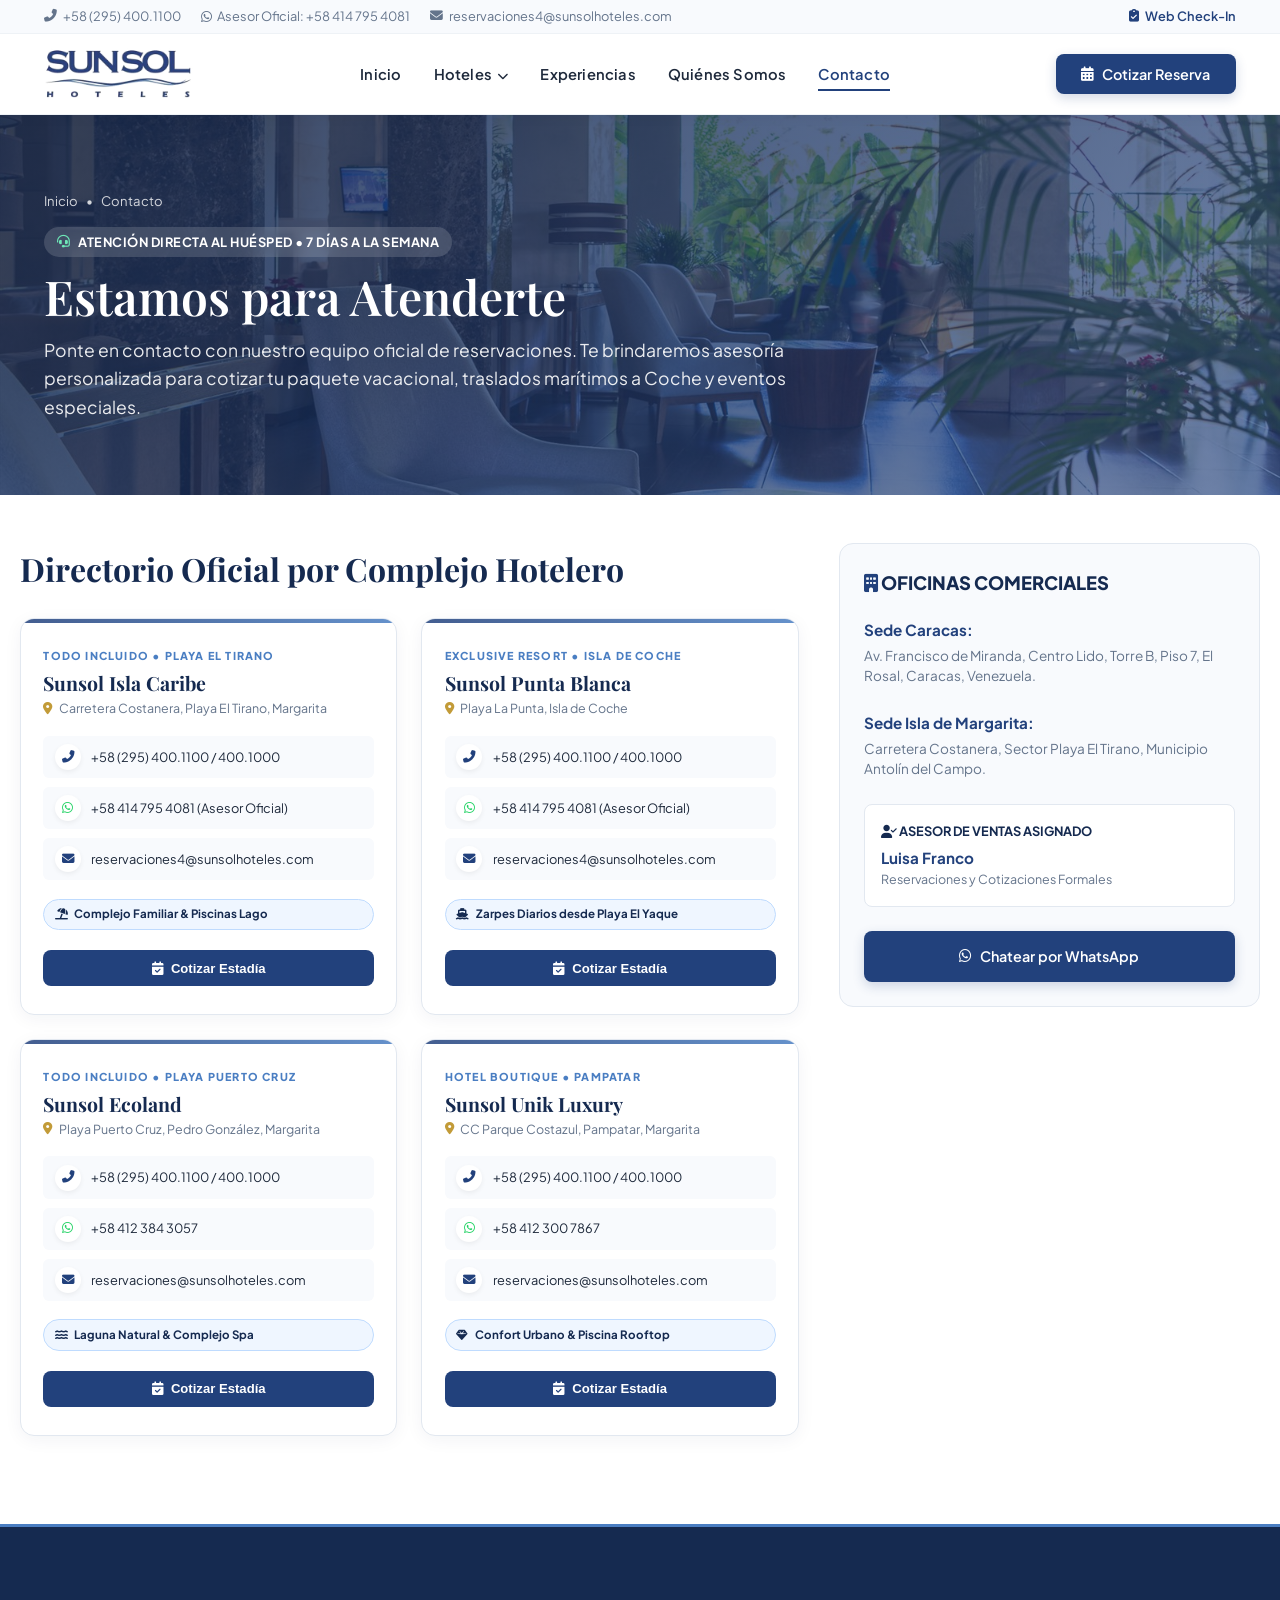
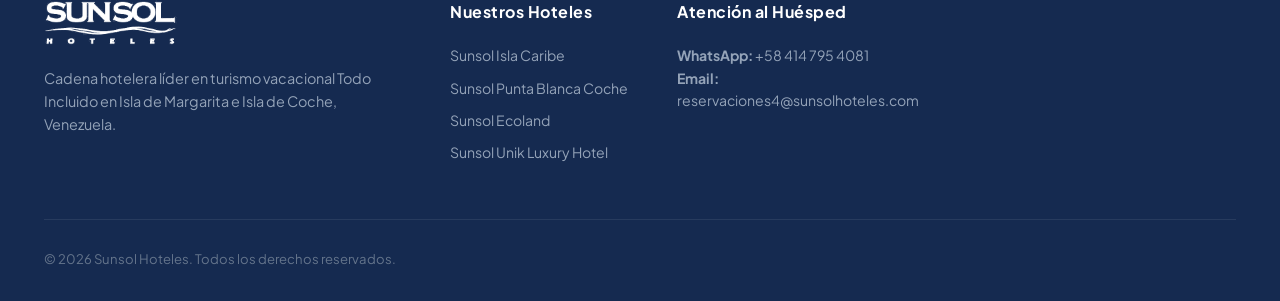
<file: contacto.html>
﻿<!DOCTYPE html>
<html lang="es">
<head>
  <meta charset="UTF-8">
  <meta name="viewport" content="width=device-width, initial-scale=1.0">
  <title>Contacto &bull; Directorio Oficial &amp; Asesores | Sunsol Hoteles</title>
  <meta name="description" content="Directorio oficial de reservas de Sunsol Hoteles. Canales de WhatsApp directo, números de teléfono, correos electrónicos y oficinas en Caracas y Margarita.">
  <link rel="icon" type="image/png" href="assets/images/logo-sunsol-clean.png">
  <link rel="stylesheet" href="https://cdnjs.cloudflare.com/ajax/libs/font-awesome/6.4.0/css/all.min.css">
  <link rel="stylesheet" href="css/styles.css">
</head>
<body>

  <!-- HEADER -->
  <header class="site-header">
    <div class="header-top-info">
      <div class="container top-info-inner">
        <div class="top-contact-pills">
          <a href="tel:+582954001100"><i class="fas fa-phone-alt"></i> +58 (295) 400.1100</a>
          <a href="https://wa.me/584147954081" target="_blank"><i class="fab fa-whatsapp"></i> Asesor Oficial: +58 414 795 4081</a>
          <a href="mailto:reservaciones4@sunsolhoteles.com"><i class="fas fa-envelope"></i> reservaciones4@sunsolhoteles.com</a>
        </div>
        <div class="top-utilities">
          <a href="javascript:void(0)" onclick="openWebCheckInModal()" class="top-link-btn">
            <i class="fas fa-clipboard-check"></i> Web Check-In
          </a>
        </div>
      </div>
    </div>

    <div class="container">
      <div class="navbar-main">
        <a href="index.html" class="brand-logo-link">
          <img src="assets/images/logo-sunsol-clean.png" alt="Sunsol Hoteles" class="brand-logo-img">
        </a>

        <nav aria-label="Navegación del sitio">
          <ul class="nav-links-menu">
            <li class="nav-menu-item"><a href="index.html">Inicio</a></li>
            <li class="nav-menu-item nav-item-dropdown">
              <a href="index.html#hoteles" class="dropdown-toggle" role="button" aria-expanded="false">Hoteles <i class="fas fa-chevron-down" style="font-size: 0.7rem; margin-left: 2px;"></i></a>
              <div class="nav-dropdown-menu">
                <a href="isla-caribe.html" class="dropdown-link-item">
                  <i class="fas fa-umbrella-beach"></i>
                  <div>
                    <div class="dropdown-link-title">Sunsol Isla Caribe</div>
                    <div class="dropdown-link-sub">Playa El Tirano &bull; Todo Incluido</div>
                  </div>
                </a>
                <a href="punta-blanca.html" class="dropdown-link-item">
                  <i class="fas fa-ship"></i>
                  <div>
                    <div class="dropdown-link-title">Sunsol Punta Blanca</div>
                    <div class="dropdown-link-sub">Isla de Coche &bull; Traslado Incluido</div>
                  </div>
                </a>
                <a href="ecoland.html" class="dropdown-link-item">
                  <i class="fas fa-water"></i>
                  <div>
                    <div class="dropdown-link-title">Sunsol Ecoland</div>
                    <div class="dropdown-link-sub">Playa Puerto Cruz &amp; Laguna</div>
                  </div>
                </a>
                <a href="unik.html" class="dropdown-link-item">
                  <i class="fas fa-gem"></i>
                  <div>
                    <div class="dropdown-link-title">Sunsol Unik Luxury</div>
                    <div class="dropdown-link-sub">Pampatar &bull; Confort Urbano</div>
                  </div>
                </a>
              </div>
            </li>
            <li class="nav-menu-item"><a href="experiencias.html">Experiencias</a></li>
            <li class="nav-menu-item"><a href="quienes-somos.html">Quiénes Somos</a></li>
            <li class="nav-menu-item"><a href="contacto.html" class="active">Contacto</a></li>

            <!-- Acciones exclusivas del Menú Móvil -->
            <li class="mobile-drawer-extra">
              <div class="mobile-drawer-utilities">
                <button class="mobile-util-btn" onclick="openDayPassModal(); closeMobileMenu();">
                  <i class="fas fa-ticket-alt"></i> Day Pass
                </button>
                <button class="mobile-util-btn" onclick="openWebCheckInModal(); closeMobileMenu();">
                  <i class="fas fa-file-signature"></i> Web Check-In
                </button>
              </div>
              <button class="btn-sunsol-primary mobile-drawer-cta" onclick="openBookingModal(); closeMobileMenu();">
                <i class="fas fa-calendar-alt"></i> Cotizar Reserva Oficial
              </button>
              <a href="https://wa.me/584123007867" target="_blank" class="mobile-drawer-whatsapp">
                <i class="fab fa-whatsapp"></i> WhatsApp: +58 412 300 7867
              </a>
            </li>
          </ul>
        </nav>

        <div class="nav-actions-group">
          <button class="btn-sunsol-primary" onclick="openBookingModal()">
            <i class="fas fa-calendar-alt"></i> Cotizar Reserva
          </button>
          <button class="mobile-nav-toggle" aria-label="Abrir Menú">
            <i class="fas fa-bars"></i>
          </button>
        </div>
      </div>
    </div>
  </header>

  <!-- HERO BANNER -->
  <section class="page-hero-banner" style="background-image: url('assets/images/unik-lobby.jpg');">
    <div class="container">
      <div class="page-hero-content">
        <div class="breadcrumbs-bar">
          <a href="index.html">Inicio</a> &bull; <span>Contacto</span>
        </div>
        <div style="display: inline-flex; align-items: center; gap: 0.5rem; background: rgba(255,255,255,0.15); backdrop-filter: blur(8px); padding: 0.3rem 0.8rem; border-radius: var(--radius-full); font-size: 0.8rem; font-weight: 700; letter-spacing: 0.5px; margin-bottom: 0.75rem;">
          <i class="fas fa-headset" style="color: #6ee7b7;"></i> ATENCIÓN DIRECTA AL HUÉSPED &bull; 7 DÍAS A LA SEMANA
        </div>
        <h1 class="page-hero-title">Estamos para Atenderte</h1>
        <p class="page-hero-subtitle">
          Ponte en contacto con nuestro equipo oficial de reservaciones. Te brindaremos asesoría personalizada para cotizar tu paquete vacacional, traslados marítimos a Coche y eventos especiales.
        </p>
      </div>
    </div>
  </section>

  <!-- DIRECTORIO DE CONTACTO -->
  <main class="container section-spacious" style="padding-top: 3rem;">
    <div class="sidebar-layout-grid">
      <div>
        <h2 style="font-family: var(--font-serif); font-size: 2rem; color: var(--sunsol-blue-dark); margin-bottom: 1.5rem;">
          Directorio Oficial por Complejo Hotelero
        </h2>

        <div class="contact-clean-grid">
          <!-- Isla Caribe -->
          <div class="contact-card-box">
            <span class="contact-card-tag">TODO INCLUIDO &bull; PLAYA EL TIRANO</span>
            <h4>Sunsol Isla Caribe</h4>
            <p class="location-sub"><i class="fas fa-map-marker-alt"></i> Carretera Costanera, Playa El Tirano, Margarita</p>
            
            <div class="contact-channels-list">
              <a href="tel:+582954001100" class="contact-channel-link" title="Llamar a Central">
                <span class="contact-channel-icon"><i class="fas fa-phone-alt"></i></span>
                <span>+58 (295) 400.1100 / 400.1000</span>
              </a>
              <a href="https://wa.me/584147954081?text=Hola%2C%20deseo%20informaci%C3%B3n%20sobre%20Sunsol%20Isla%20Caribe" target="_blank" class="contact-channel-link" title="Escribir por WhatsApp">
                <span class="contact-channel-icon"><i class="fab fa-whatsapp" style="color: #25D366;"></i></span>
                <span>+58 414 795 4081 (Asesor Oficial)</span>
              </a>
              <a href="mailto:reservaciones4@sunsolhoteles.com" class="contact-channel-link" title="Enviar correo">
                <span class="contact-channel-icon"><i class="fas fa-envelope"></i></span>
                <span>reservaciones4@sunsolhoteles.com</span>
              </a>
            </div>

            <span class="contact-feature-pill">
              <i class="fas fa-umbrella-beach"></i> Complejo Familiar &amp; Piscinas Lago
            </span>

            <button class="btn-contact-card" onclick="openBookingModal('isla-caribe')">
              <i class="fas fa-calendar-check"></i> Cotizar Estadía
            </button>
          </div>

          <!-- Punta Blanca -->
          <div class="contact-card-box">
            <span class="contact-card-tag">EXCLUSIVE RESORT &bull; ISLA DE COCHE</span>
            <h4>Sunsol Punta Blanca</h4>
            <p class="location-sub"><i class="fas fa-map-marker-alt"></i> Playa La Punta, Isla de Coche</p>
            
            <div class="contact-channels-list">
              <a href="tel:+582954001100" class="contact-channel-link" title="Llamar a Central">
                <span class="contact-channel-icon"><i class="fas fa-phone-alt"></i></span>
                <span>+58 (295) 400.1100 / 400.1000</span>
              </a>
              <a href="https://wa.me/584147954081?text=Hola%2C%20deseo%20informaci%C3%B3n%20sobre%20Sunsol%20Punta%20Blanca" target="_blank" class="contact-channel-link" title="Escribir por WhatsApp">
                <span class="contact-channel-icon"><i class="fab fa-whatsapp" style="color: #25D366;"></i></span>
                <span>+58 414 795 4081 (Asesor Oficial)</span>
              </a>
              <a href="mailto:reservaciones4@sunsolhoteles.com" class="contact-channel-link" title="Enviar correo">
                <span class="contact-channel-icon"><i class="fas fa-envelope"></i></span>
                <span>reservaciones4@sunsolhoteles.com</span>
              </a>
            </div>

            <span class="contact-feature-pill">
              <i class="fas fa-ship"></i> Zarpes Diarios desde Playa El Yaque
            </span>

            <button class="btn-contact-card" onclick="openBookingModal('punta-blanca')">
              <i class="fas fa-calendar-check"></i> Cotizar Estadía
            </button>
          </div>

          <!-- Ecoland -->
          <div class="contact-card-box">
            <span class="contact-card-tag">TODO INCLUIDO &bull; PLAYA PUERTO CRUZ</span>
            <h4>Sunsol Ecoland</h4>
            <p class="location-sub"><i class="fas fa-map-marker-alt"></i> Playa Puerto Cruz, Pedro González, Margarita</p>
            
            <div class="contact-channels-list">
              <a href="tel:+582954001100" class="contact-channel-link" title="Llamar a Central">
                <span class="contact-channel-icon"><i class="fas fa-phone-alt"></i></span>
                <span>+58 (295) 400.1100 / 400.1000</span>
              </a>
              <a href="https://wa.me/584123843057?text=Hola%2C%20deseo%20informaci%C3%B3n%20sobre%20Sunsol%20Ecoland" target="_blank" class="contact-channel-link" title="Escribir por WhatsApp">
                <span class="contact-channel-icon"><i class="fab fa-whatsapp" style="color: #25D366;"></i></span>
                <span>+58 412 384 3057</span>
              </a>
              <a href="mailto:reservaciones@sunsolhoteles.com" class="contact-channel-link" title="Enviar correo">
                <span class="contact-channel-icon"><i class="fas fa-envelope"></i></span>
                <span>reservaciones@sunsolhoteles.com</span>
              </a>
            </div>

            <span class="contact-feature-pill">
              <i class="fas fa-water"></i> Laguna Natural &amp; Complejo Spa
            </span>

            <button class="btn-contact-card" onclick="openBookingModal('ecoland')">
              <i class="fas fa-calendar-check"></i> Cotizar Estadía
            </button>
          </div>

          <!-- Unik -->
          <div class="contact-card-box">
            <span class="contact-card-tag">HOTEL BOUTIQUE &bull; PAMPATAR</span>
            <h4>Sunsol Unik Luxury</h4>
            <p class="location-sub"><i class="fas fa-map-marker-alt"></i> CC Parque Costazul, Pampatar, Margarita</p>
            
            <div class="contact-channels-list">
              <a href="tel:+582954001100" class="contact-channel-link" title="Llamar a Central">
                <span class="contact-channel-icon"><i class="fas fa-phone-alt"></i></span>
                <span>+58 (295) 400.1100 / 400.1000</span>
              </a>
              <a href="https://wa.me/584123007867?text=Hola%2C%20deseo%20informaci%C3%B3n%20sobre%20Sunsol%20Unik" target="_blank" class="contact-channel-link" title="Escribir por WhatsApp">
                <span class="contact-channel-icon"><i class="fab fa-whatsapp" style="color: #25D366;"></i></span>
                <span>+58 412 300 7867</span>
              </a>
              <a href="mailto:reservaciones@sunsolhoteles.com" class="contact-channel-link" title="Enviar correo">
                <span class="contact-channel-icon"><i class="fas fa-envelope"></i></span>
                <span>reservaciones@sunsolhoteles.com</span>
              </a>
            </div>

            <span class="contact-feature-pill">
              <i class="fas fa-gem"></i> Confort Urbano &amp; Piscina Rooftop
            </span>

            <button class="btn-contact-card" onclick="openBookingModal('unik')">
              <i class="fas fa-calendar-check"></i> Cotizar Estadía
            </button>
          </div>
        </div>

      </div>

      <!-- OFICINAS COMERCIALES -->
      <div>
        <div style="background: var(--bg-soft); border: 1.5px solid var(--border-color); border-radius: var(--radius-md); padding: 1.5rem; position: sticky; top: 100px;">
          <h3 style="font-size: 1.15rem; font-weight: 800; color: var(--sunsol-blue-dark); text-transform: uppercase; margin-bottom: 1.25rem;">
            <i class="fas fa-building" style="color: var(--sunsol-blue);"></i> Oficinas Comerciales
          </h3>

          <div style="margin-bottom: 1.5rem;">
            <strong style="color: var(--sunsol-blue); font-size: 0.95rem; display: block;">Sede Caracas:</strong>
            <p style="font-size: 0.85rem; color: var(--text-muted); margin-top: 0.25rem; line-height: 1.5;">
              Av. Francisco de Miranda, Centro Lido, Torre B, Piso 7, El Rosal, Caracas, Venezuela.
            </p>
          </div>

          <div style="margin-bottom: 1.5rem;">
            <strong style="color: var(--sunsol-blue); font-size: 0.95rem; display: block;">Sede Isla de Margarita:</strong>
            <p style="font-size: 0.85rem; color: var(--text-muted); margin-top: 0.25rem; line-height: 1.5;">
              Carretera Costanera, Sector Playa El Tirano, Municipio Antolín del Campo.
            </p>
          </div>

          <div style="background: #FFFFFF; border: 1px solid var(--border-color); padding: 1rem; border-radius: var(--radius-sm); margin-bottom: 1.5rem;">
            <strong style="font-size: 0.8rem; color: var(--sunsol-blue-dark); text-transform: uppercase; display: block;">
              <i class="fas fa-user-check"></i> Asesor de Ventas Asignado
            </strong>
            <div style="font-size: 0.95rem; font-weight: 700; color: var(--sunsol-blue); margin-top: 0.3rem;">
              Luisa Franco
            </div>
            <div style="font-size: 0.78rem; color: var(--text-muted);">
              Reservaciones y Cotizaciones Formales
            </div>
          </div>

          <a href="https://wa.me/584147954081" target="_blank" class="btn-sunsol-primary" style="width: 100%; justify-content: center; padding: 0.85rem;">
            <i class="fab fa-whatsapp"></i> Chatear por WhatsApp
          </a>
        </div>
      </div>
    </div>
  </main>

  <!-- FOOTER -->
  <footer class="footer-corporate">
    <div class="container">
      <div class="footer-top-row">
        <div class="footer-brand-col">
          <img src="assets/images/logo-sunsol-white.png" alt="Sunsol Hoteles">
          <p>
            Cadena hotelera líder en turismo vacacional Todo Incluido en Isla de Margarita e Isla de Coche, Venezuela.
          </p>
        </div>
        <div>
          <h4 class="footer-col-title">Nuestros Hoteles</h4>
          <ul class="footer-nav-list">
            <li><a href="isla-caribe.html">Sunsol Isla Caribe</a></li>
            <li><a href="punta-blanca.html">Sunsol Punta Blanca Coche</a></li>
            <li><a href="ecoland.html">Sunsol Ecoland</a></li>
            <li><a href="unik.html">Sunsol Unik Luxury Hotel</a></li>
          </ul>
        </div>
        <div>
          <h4 class="footer-col-title">Atención al Huésped</h4>
          <div style="font-size: 0.88rem; color: #94A3B8; line-height: 1.6;">
            <p><strong>WhatsApp:</strong> +58 414 795 4081</p>
            <p><strong>Email:</strong> reservaciones4@sunsolhoteles.com</p>
          </div>
        </div>
      </div>
      <div class="footer-bottom-bar">
        <div>&copy; 2026 Sunsol Hoteles. Todos los derechos reservados.</div>
      </div>
    </div>
  </footer>

  <div class="modal-backdrop" id="app-modal" role="dialog" aria-modal="true">
    <div class="modal-dialog">
      <div class="modal-header">
        <div style="display: flex; align-items: center; gap: 0.75rem;">
          <img src="assets/images/logo-sunsol-white.png" alt="Sunsol Hoteles" style="height: 28px; width: auto; object-fit: contain;">
          <h3 id="modal-title" style="margin: 0; font-size: 1.15rem; font-weight: 700;">Detalles</h3>
        </div>
        <button class="modal-close" id="modal-close-btn" aria-label="Cerrar">&times;</button>
      </div>
      <div class="modal-body" id="modal-body-content"></div>
    </div>
  </div>
  <script src="js/html2pdf.bundle.min.js"></script>
  <script src="js/app.min.js"></script>
</body>
</html>
</file>
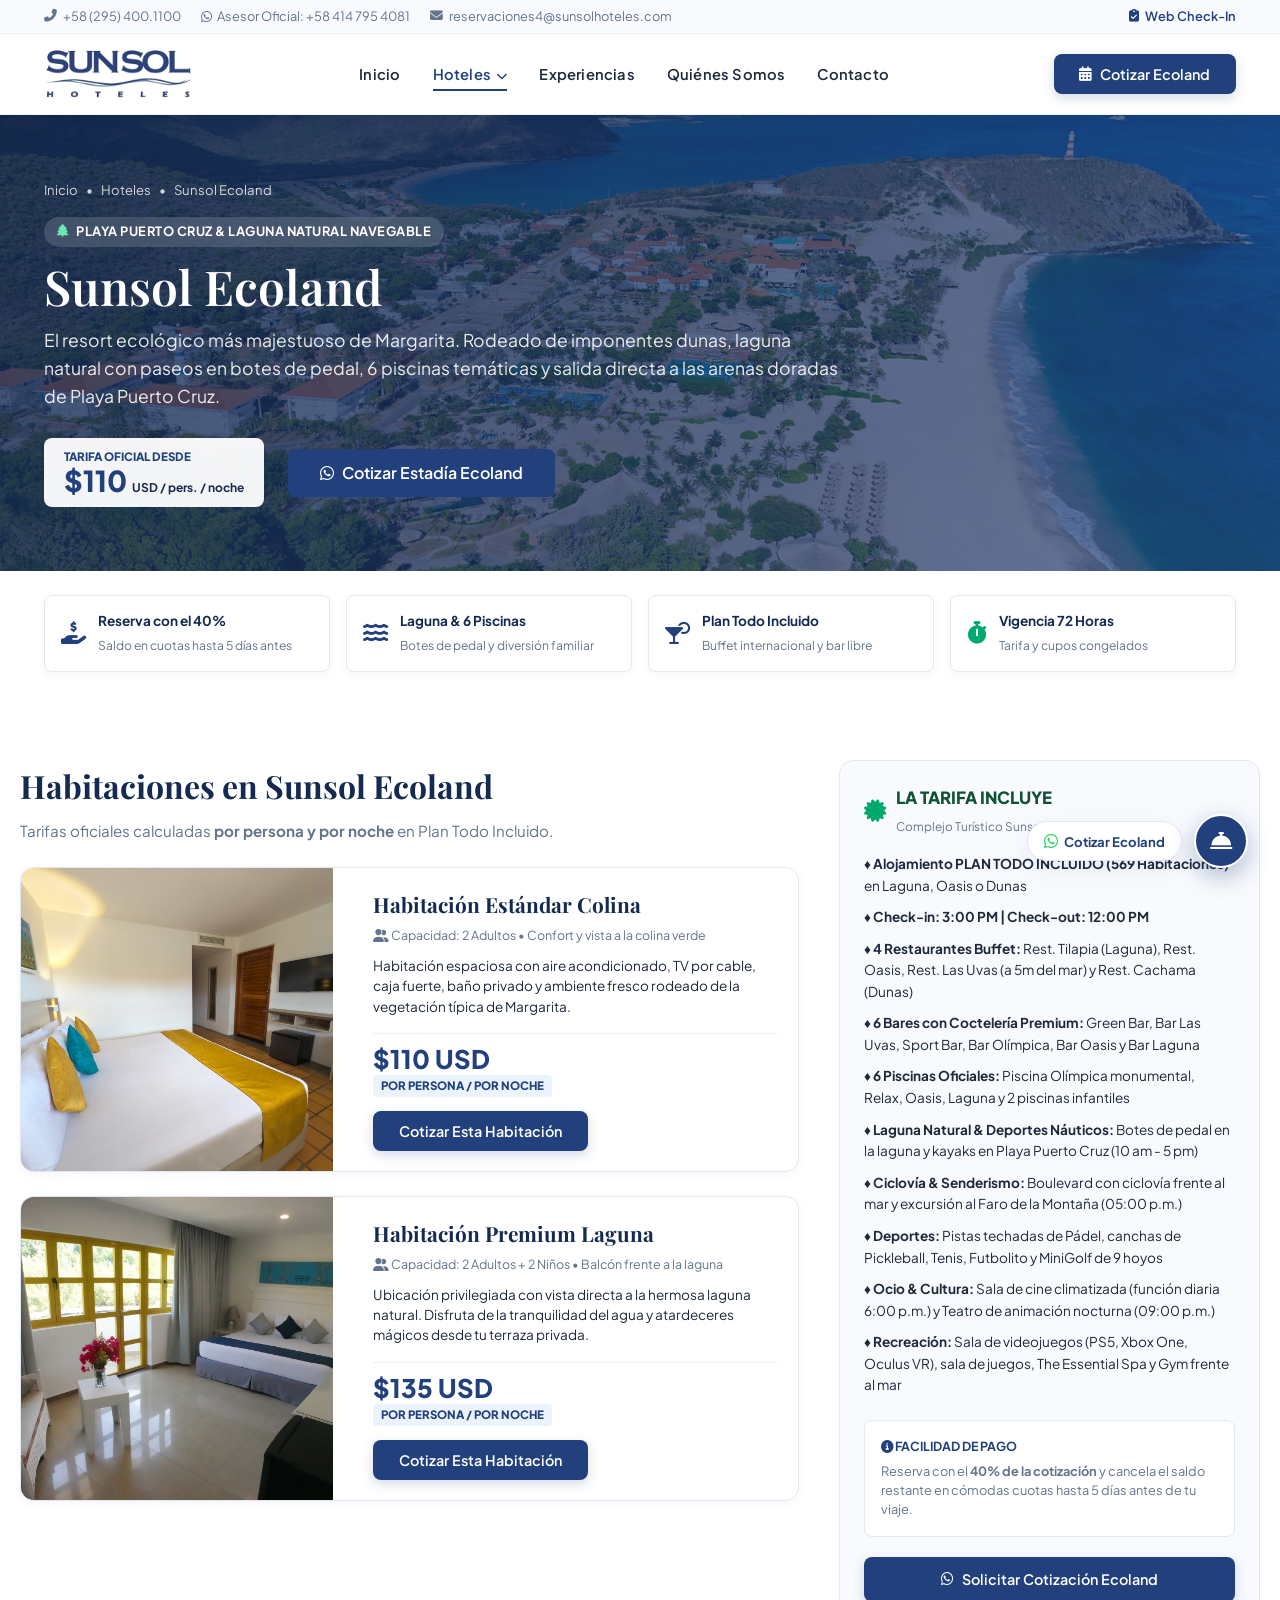
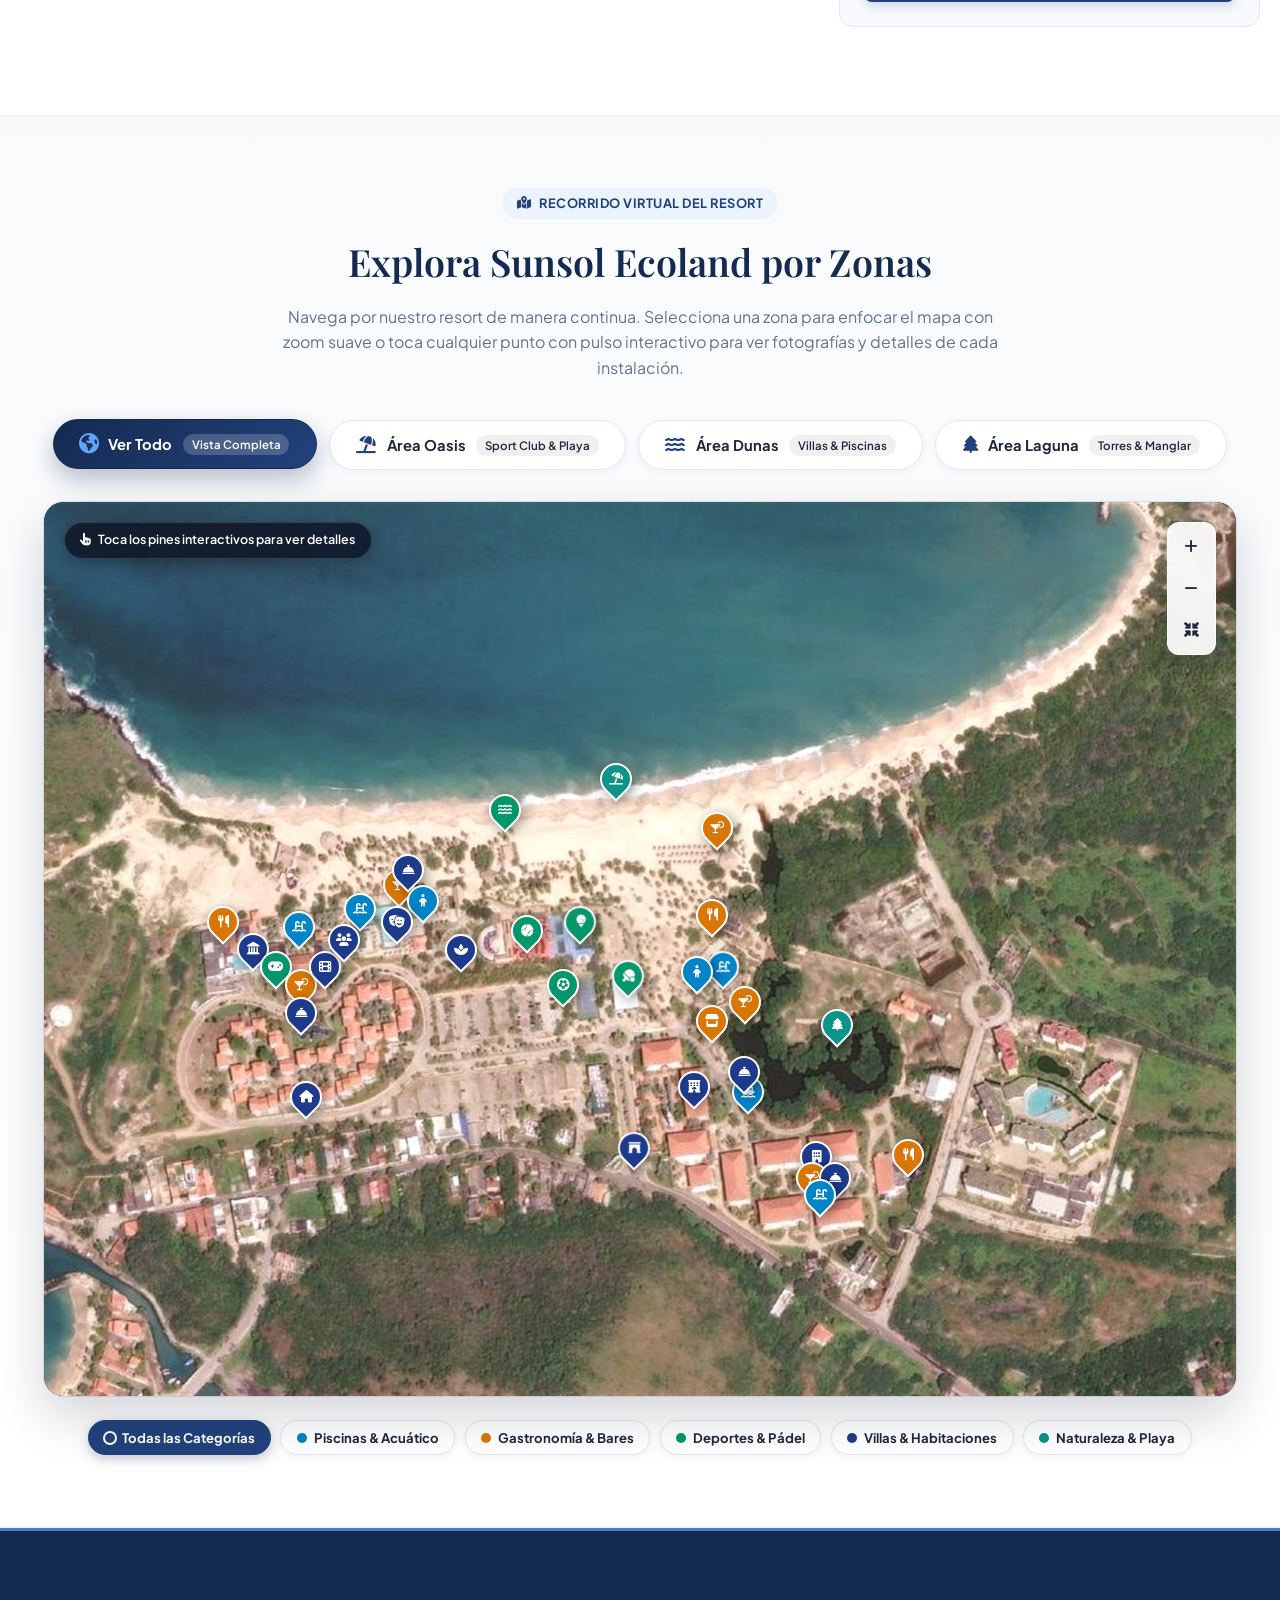
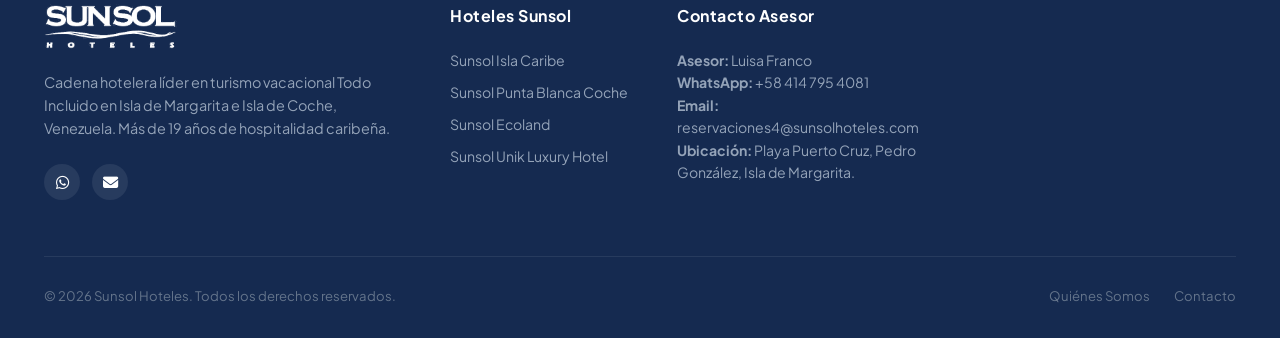
<file: ecoland.html>
<!DOCTYPE html>
<html lang="es">
<head>
  <meta charset="UTF-8">
  <meta name="viewport" content="width=device-width, initial-scale=1.0">
  <title>Sunsol Ecoland &bull; Mega Resort Ecológico en Playa Puerto Cruz | Sunsol Hoteles</title>
  <meta name="description" content="Sunsol Ecoland en Playa Puerto Cruz, Margarita. Complejo ecológico con laguna natural navegable, 4 piscinas y Plan Todo Incluido desde $110 USD/persona/noche.">
  <link rel="icon" type="image/png" href="assets/images/logo-sunsol-clean.png">
  <link rel="stylesheet" href="https://cdnjs.cloudflare.com/ajax/libs/font-awesome/6.4.0/css/all.min.css">
  <link rel="stylesheet" href="css/styles.css">
</head>
<body>

  <!-- 1. HEADER & TOPBAR -->
  <header class="site-header">
    <div class="header-top-info">
      <div class="container top-info-inner">
        <div class="top-contact-pills">
          <a href="tel:+582954001100"><i class="fas fa-phone-alt"></i> +58 (295) 400.1100</a>
          <a href="https://wa.me/584147954081" target="_blank"><i class="fab fa-whatsapp"></i> Asesor Oficial: +58 414 795 4081</a>
          <a href="mailto:reservaciones4@sunsolhoteles.com"><i class="fas fa-envelope"></i> reservaciones4@sunsolhoteles.com</a>
        </div>
        <div class="top-utilities">
          <a href="javascript:void(0)" onclick="openWebCheckInModal()" class="top-link-btn">
            <i class="fas fa-clipboard-check"></i> Web Check-In
          </a>
        </div>
      </div>
    </div>

    <div class="container">
      <div class="navbar-main">
        <a href="index.html" class="brand-logo-link">
          <img src="assets/images/logo-sunsol-clean.png" alt="Sunsol Hoteles" class="brand-logo-img">
        </a>

        <nav aria-label="Navegación del sitio">
          <ul class="nav-links-menu">
            <li class="nav-menu-item"><a href="index.html">Inicio</a></li>
            <li class="nav-menu-item nav-item-dropdown">
              <a href="index.html#hoteles" class="active dropdown-toggle" role="button" aria-expanded="false">Hoteles <i class="fas fa-chevron-down" style="font-size: 0.7rem; margin-left: 2px;"></i></a>
              <div class="nav-dropdown-menu">
                <a href="isla-caribe.html" class="dropdown-link-item">
                  <i class="fas fa-umbrella-beach"></i>
                  <div>
                    <div class="dropdown-link-title">Sunsol Isla Caribe</div>
                    <div class="dropdown-link-sub">Playa El Tirano &bull; Todo Incluido</div>
                  </div>
                </a>
                <a href="punta-blanca.html" class="dropdown-link-item">
                  <i class="fas fa-ship"></i>
                  <div>
                    <div class="dropdown-link-title">Sunsol Punta Blanca</div>
                    <div class="dropdown-link-sub">Isla de Coche &bull; Traslado Incluido</div>
                  </div>
                </a>
                <a href="ecoland.html" class="dropdown-link-item" style="background: var(--sunsol-wave-light);">
                  <i class="fas fa-water"></i>
                  <div>
                    <div class="dropdown-link-title">Sunsol Ecoland</div>
                    <div class="dropdown-link-sub">Playa Puerto Cruz &amp; Laguna</div>
                  </div>
                </a>
                <a href="unik.html" class="dropdown-link-item">
                  <i class="fas fa-gem"></i>
                  <div>
                    <div class="dropdown-link-title">Sunsol Unik Luxury</div>
                    <div class="dropdown-link-sub">Pampatar &bull; Confort Urbano</div>
                  </div>
                </a>
              </div>
            </li>
            <li class="nav-menu-item"><a href="experiencias.html">Experiencias</a></li>
            <li class="nav-menu-item"><a href="quienes-somos.html">Quiénes Somos</a></li>
            <li class="nav-menu-item"><a href="contacto.html">Contacto</a></li>

            <!-- Acciones exclusivas del Menú Móvil -->
            <li class="mobile-drawer-extra">
              <div class="mobile-drawer-utilities">
                <button class="mobile-util-btn" onclick="openDayPassModal(); closeMobileMenu();">
                  <i class="fas fa-ticket-alt"></i> Day Pass
                </button>
                <button class="mobile-util-btn" onclick="openWebCheckInModal(); closeMobileMenu();">
                  <i class="fas fa-file-signature"></i> Web Check-In
                </button>
              </div>
              <button class="btn-sunsol-primary mobile-drawer-cta" onclick="openBookingModal('ecoland'); closeMobileMenu();">
                <i class="fas fa-calendar-alt"></i> Cotizar Sunsol Ecoland
              </button>
              <a href="https://wa.me/584123007867" target="_blank" class="mobile-drawer-whatsapp">
                <i class="fab fa-whatsapp"></i> WhatsApp: +58 412 300 7867
              </a>
            </li>
          </ul>
        </nav>

        <div class="nav-actions-group">
          <button class="btn-sunsol-primary" onclick="openBookingModal('ecoland')">
            <i class="fas fa-calendar-alt"></i> Cotizar Ecoland
          </button>
          <button class="mobile-nav-toggle" aria-label="Abrir Menú">
            <i class="fas fa-bars"></i>
          </button>
        </div>
      </div>
    </div>
  </header>

  <!-- 2. HERO BANNER DE HOTEL -->
  <section class="page-hero-banner" style="background-image: url('assets/images/ecoland-hero.jpg');">
    <div class="container">
      <div class="page-hero-content">
        <div class="breadcrumbs-bar">
          <a href="index.html">Inicio</a> &bull; <a href="index.html#hoteles">Hoteles</a> &bull; <span>Sunsol Ecoland</span>
        </div>
        <div style="display: inline-flex; align-items: center; gap: 0.5rem; background: rgba(255,255,255,0.15); backdrop-filter: blur(8px); padding: 0.3rem 0.8rem; border-radius: var(--radius-full); font-size: 0.8rem; font-weight: 700; letter-spacing: 0.5px; margin-bottom: 0.75rem;">
          <i class="fas fa-tree" style="color: #6ee7b7;"></i> PLAYA PUERTO CRUZ &amp; LAGUNA NATURAL NAVEGABLE
        </div>
        <h1 class="page-hero-title">Sunsol Ecoland</h1>
        <p class="page-hero-subtitle">
          El resort ecológico más majestuoso de Margarita. Rodeado de imponentes dunas, laguna natural con paseos en botes de pedal, 6 piscinas temáticas y salida directa a las arenas doradas de Playa Puerto Cruz.
        </p>

        <div style="display: flex; align-items: center; gap: 1.5rem; margin-top: 1.75rem; flex-wrap: wrap;">
          <div style="background: rgba(255,255,255,0.95); color: var(--sunsol-blue-dark); padding: 0.6rem 1.25rem; border-radius: var(--radius-sm);">
            <span style="font-size: 0.72rem; text-transform: uppercase; font-weight: 800; display: block; color: var(--sunsol-blue);">Tarifa Oficial Desde</span>
            <div style="display: flex; align-items: baseline; gap: 0.3rem;">
              <strong style="font-size: 1.8rem; font-weight: 800; color: var(--sunsol-blue); line-height: 1;">$110</strong>
              <span style="font-size: 0.75rem; font-weight: 700;">USD / pers. / noche</span>
            </div>
          </div>

          <button class="btn-sunsol-primary" onclick="openBookingModal('ecoland')" style="padding: 0.85rem 2rem; font-size: 1rem;">
            <i class="fab fa-whatsapp"></i> Cotizar Estadía Ecoland
          </button>
        </div>
      </div>
    </div>
  </section>

  <!-- 3. CINTILLO OFICIAL DE GARANTÍAS -->
  <div class="container" style="margin-top: 1.5rem;">
    <div class="guarantee-strip-grid">
      <div style="display: flex; align-items: center; gap: 0.75rem; background: #FFFFFF; padding: 0.85rem 1rem; border-radius: var(--radius-sm); border: 1px solid var(--border-color); box-shadow: var(--shadow-sm);">
        <i class="fas fa-hand-holding-usd" style="color: var(--sunsol-blue); font-size: 1.4rem;"></i>
        <div>
          <strong style="color: var(--sunsol-blue-dark); font-size: 0.85rem; display: block;">Reserva con el 40%</strong>
          <span style="color: var(--text-muted); font-size: 0.76rem;">Saldo en cuotas hasta 5 días antes</span>
        </div>
      </div>
      <div style="display: flex; align-items: center; gap: 0.75rem; background: #FFFFFF; padding: 0.85rem 1rem; border-radius: var(--radius-sm); border: 1px solid var(--border-color); box-shadow: var(--shadow-sm);">
        <i class="fas fa-water" style="color: var(--sunsol-blue); font-size: 1.4rem;"></i>
        <div>
          <strong style="color: var(--sunsol-blue-dark); font-size: 0.85rem; display: block;">Laguna &amp; 6 Piscinas</strong>
          <span style="color: var(--text-muted); font-size: 0.76rem;">Botes de pedal y diversión familiar</span>
        </div>
      </div>
      <div style="display: flex; align-items: center; gap: 0.75rem; background: #FFFFFF; padding: 0.85rem 1rem; border-radius: var(--radius-sm); border: 1px solid var(--border-color); box-shadow: var(--shadow-sm);">
        <i class="fas fa-cocktail" style="color: var(--sunsol-blue); font-size: 1.4rem;"></i>
        <div>
          <strong style="color: var(--sunsol-blue-dark); font-size: 0.85rem; display: block;">Plan Todo Incluido</strong>
          <span style="color: var(--text-muted); font-size: 0.76rem;">Buffet internacional y bar libre</span>
        </div>
      </div>
      <div style="display: flex; align-items: center; gap: 0.75rem; background: #FFFFFF; padding: 0.85rem 1rem; border-radius: var(--radius-sm); border: 1px solid var(--border-color); box-shadow: var(--shadow-sm);">
        <i class="fas fa-stopwatch" style="color: #00AA6C; font-size: 1.4rem;"></i>
        <div>
          <strong style="color: var(--sunsol-blue-dark); font-size: 0.85rem; display: block;">Vigencia 72 Horas</strong>
          <span style="color: var(--text-muted); font-size: 0.76rem;">Tarifa y cupos congelados</span>
        </div>
      </div>
    </div>
  </div>

  <!-- 4. HABITACIONES & INCLUSIONES -->
  <main class="container section-spacious">
    <div class="sidebar-layout-grid">
      <div>
        <h2 style="font-family: var(--font-serif); font-size: 2rem; color: var(--sunsol-blue-dark); margin-bottom: 0.5rem;">
          Habitaciones en Sunsol Ecoland
        </h2>
        <p style="color: var(--text-muted); font-size: 0.95rem; margin-bottom: 1.5rem;">
          Tarifas oficiales calculadas <strong>por persona y por noche</strong> en Plan Todo Incluido.
        </p>

        <div style="display: flex; flex-direction: column; gap: 1.5rem;">
          <!-- Habitación 1 -->
          <div style="display: flex; gap: 1.25rem; background: #FFFFFF; border: 1px solid var(--border-color); border-radius: var(--radius-md); overflow: hidden; box-shadow: var(--shadow-sm); flex-wrap: wrap;">
            <div style="flex: 1 1 240px; min-height: 180px;">
              <img src="assets/images/ecoland-room-oasis.jpg" alt="Habitación Estándar Colina" style="width: 100%; height: 100%; object-fit: cover;">
            </div>
            <div style="flex: 2 1 300px; padding: 1.25rem; display: flex; flex-direction: column; justify-content: space-between;">
              <div>
                <h3 style="font-family: var(--font-serif); font-size: 1.3rem; color: var(--sunsol-blue-dark);">Habitación Estándar Colina</h3>
                <div style="font-size: 0.78rem; color: var(--text-muted); margin: 0.3rem 0 0.6rem;">
                  <i class="fas fa-user-friends"></i> Capacidad: 2 Adultos &bull; Confort y vista a la colina verde
                </div>
                <p style="font-size: 0.85rem; color: var(--text-main); line-height: 1.5;">
                  Habitación espaciosa con aire acondicionado, TV por cable, caja fuerte, baño privado y ambiente fresco rodeado de la vegetación típica de Margarita.
                </p>
              </div>
              <div class="room-pricing-row">
                <div>
                  <div style="font-size: 1.6rem; font-weight: 800; color: var(--sunsol-blue); line-height: 1;">$110 USD</div>
                  <span class="price-unit-tag">POR PERSONA / POR NOCHE</span>
                </div>
                <button class="btn-sunsol-primary" onclick="openBookingModal('ecoland')">
                  Cotizar Esta Habitación
                </button>
              </div>
            </div>
          </div>

          <!-- Habitación 2 -->
          <div style="display: flex; gap: 1.25rem; background: #FFFFFF; border: 1px solid var(--border-color); border-radius: var(--radius-md); overflow: hidden; box-shadow: var(--shadow-sm); flex-wrap: wrap;">
            <div style="flex: 1 1 240px; min-height: 180px;">
              <img src="assets/images/ecoland-room-laguna.jpg" alt="Habitación Premium Laguna" style="width: 100%; height: 100%; object-fit: cover;">
            </div>
            <div style="flex: 2 1 300px; padding: 1.25rem; display: flex; flex-direction: column; justify-content: space-between;">
              <div>
                <h3 style="font-family: var(--font-serif); font-size: 1.3rem; color: var(--sunsol-blue-dark);">Habitación Premium Laguna</h3>
                <div style="font-size: 0.78rem; color: var(--text-muted); margin: 0.3rem 0 0.6rem;">
                  <i class="fas fa-user-friends"></i> Capacidad: 2 Adultos + 2 Niños &bull; Balcón frente a la laguna
                </div>
                <p style="font-size: 0.85rem; color: var(--text-main); line-height: 1.5;">
                  Ubicación privilegiada con vista directa a la hermosa laguna natural. Disfruta de la tranquilidad del agua y atardeceres mágicos desde tu terraza privada.
                </p>
              </div>
              <div class="room-pricing-row">
                <div>
                  <div style="font-size: 1.6rem; font-weight: 800; color: var(--sunsol-blue); line-height: 1;">$135 USD</div>
                  <span class="price-unit-tag">POR PERSONA / POR NOCHE</span>
                </div>
                <button class="btn-sunsol-primary" onclick="openBookingModal('ecoland')">
                  Cotizar Esta Habitación
                </button>
              </div>
            </div>
          </div>
        </div>
      </div>

      <!-- SIDEBAR INCLUSIONES -->
      <div>
        <div style="background: var(--bg-soft); border: 1.5px solid var(--border-color); border-radius: var(--radius-md); padding: 1.5rem; position: sticky; top: 100px;">
          <div style="display: flex; align-items: center; gap: 0.6rem; margin-bottom: 1rem;">
            <i class="fas fa-certificate" style="color: #00AA6C; font-size: 1.4rem;"></i>
            <div>
              <h3 style="font-size: 1.05rem; font-weight: 800; color: #0F5132; text-transform: uppercase;">
                La Tarifa Incluye
              </h3>
              <span style="font-size: 0.74rem; color: var(--text-muted);">Complejo Turístico Sunsol Ecoland</span>
            </div>
          </div>

          <ul style="list-style: none; display: flex; flex-direction: column; gap: 0.6rem; font-size: 0.85rem; color: var(--text-main); margin-bottom: 1.5rem;">
            <li>&diams; <strong>Alojamiento PLAN TODO INCLUIDO (569 Habitaciones)</strong> en Laguna, Oasis o Dunas</li>
            <li>&diams; <strong>Check-in: 3:00 PM | Check-out: 12:00 PM</strong></li>
            <li>&diams; <strong>4 Restaurantes Buffet:</strong> Rest. Tilapia (Laguna), Rest. Oasis, Rest. Las Uvas (a 5m del mar) y Rest. Cachama (Dunas)</li>
            <li>&diams; <strong>6 Bares con Coctelería Premium:</strong> Green Bar, Bar Las Uvas, Sport Bar, Bar Olímpica, Bar Oasis y Bar Laguna</li>
            <li>&diams; <strong>6 Piscinas Oficiales:</strong> Piscina Olímpica monumental, Relax, Oasis, Laguna y 2 piscinas infantiles</li>
            <li>&diams; <strong>Laguna Natural &amp; Deportes Náuticos:</strong> Botes de pedal en la laguna y kayaks en Playa Puerto Cruz (10 am - 5 pm)</li>
            <li>&diams; <strong>Ciclovía &amp; Senderismo:</strong> Boulevard con ciclovía frente al mar y excursión al Faro de la Montaña (05:00 p.m.)</li>
            <li>&diams; <strong>Deportes:</strong> Pistas techadas de Pádel, canchas de Pickleball, Tenis, Futbolito y MiniGolf de 9 hoyos</li>
            <li>&diams; <strong>Ocio &amp; Cultura:</strong> Sala de cine climatizada (función diaria 6:00 p.m.) y Teatro de animación nocturna (09:00 p.m.)</li>
            <li>&diams; <strong>Recreación:</strong> Sala de videojuegos (PS5, Xbox One, Oculus VR), sala de juegos, The Essential Spa y Gym frente al mar</li>
          </ul>

          <div style="background: #FFFFFF; border: 1px solid var(--border-color); padding: 1rem; border-radius: var(--radius-sm); margin-bottom: 1.25rem;">
            <div style="font-size: 0.78rem; font-weight: 700; color: var(--sunsol-blue); text-transform: uppercase;">
              <i class="fas fa-info-circle"></i> Facilidad de Pago
            </div>
            <p style="font-size: 0.8rem; color: var(--text-muted); margin-top: 0.3rem; line-height: 1.5;">
              Reserva con el <strong>40% de la cotización</strong> y cancela el saldo restante en cómodas cuotas hasta 5 días antes de tu viaje.
            </p>
          </div>

          <button class="btn-sunsol-primary" onclick="openBookingModal('ecoland')" style="width: 100%; justify-content: center; padding: 0.85rem;">
            <i class="fab fa-whatsapp"></i> Solicitar Cotización Ecoland
          </button>
        </div>
      </div>
    </div>
  </main>

  <!-- =======================================================
       MAPA INTERACTIVO DEL RESORT POR ZONAS (UNIFICADO)
       ======================================================= -->
  <section class="resort-map-section" id="plano-interactivo">
    <div class="container">
      <div class="map-header-block">
        <div class="map-pretitle">
          <i class="fas fa-map-marked-alt"></i> Recorrido Virtual del Resort
        </div>
        <h2 class="map-main-title">Explora Sunsol Ecoland por Zonas</h2>
        <p class="map-subtitle">
          Navega por nuestro resort de manera continua. Selecciona una zona para enfocar el mapa con zoom suave o toca cualquier punto con pulso interactivo para ver fotografías y detalles de cada instalación.
        </p>
      </div>

      <!-- Barra Superior de Navegación por Zonas (Pan & Zoom) -->
      <div class="map-tabs-container" role="tablist">
        <button class="map-tab-btn active" data-zone="general" role="tab" aria-selected="true">
          <i class="fas fa-globe-americas"></i>
          <span>Ver Todo</span>
          <span class="map-tab-badge">Vista Completa</span>
        </button>
        <button class="map-tab-btn" data-zone="oasis" role="tab" aria-selected="false">
          <i class="fas fa-umbrella-beach"></i>
          <span>Área Oasis</span>
          <span class="map-tab-badge">Sport Club &amp; Playa</span>
        </button>
        <button class="map-tab-btn" data-zone="dunas" role="tab" aria-selected="false">
          <i class="fas fa-water"></i>
          <span>Área Dunas</span>
          <span class="map-tab-badge">Villas &amp; Piscinas</span>
        </button>
        <button class="map-tab-btn" data-zone="laguna" role="tab" aria-selected="false">
          <i class="fas fa-tree"></i>
          <span>Área Laguna</span>
          <span class="map-tab-badge">Torres &amp; Manglar</span>
        </button>
      </div>

      <!-- Visor del Mapa Interactivo Unificado -->
      <div class="map-viewport-wrapper" id="mapViewport">
        <!-- Píldora de instrucción superior -->
        <div class="map-hint-pill">
          <i class="fas fa-hand-pointer"></i> Toca los pines interactivos para ver detalles
        </div>

        <!-- Controles de Zoom Flotantes -->
        <div class="map-zoom-controls" aria-label="Controles de zoom del mapa">
          <button class="map-zoom-btn" id="mapZoomIn" title="Acercar mapa" aria-label="Acercar mapa"><i class="fas fa-plus"></i></button>
          <button class="map-zoom-btn" id="mapZoomOut" title="Alejar mapa" aria-label="Alejar mapa"><i class="fas fa-minus"></i></button>
          <button class="map-zoom-btn" id="mapZoomReset" title="Restablecer vista" aria-label="Restablecer vista"><i class="fas fa-compress-arrows-alt"></i></button>
        </div>

        <!-- Lienzo Desplazable y Zoomable (Pan & Zoom Container) -->
        <div class="map-canvas-container" id="mapCanvas">
          <img src="assets/images/map-ecoland-unificado-master.jpg" alt="Mapa Satelital Master Plan Oficial Sunsol Ecoland" class="map-base-img">

          <!-- ==============================================
               HOTSPOTS: ÁREA OASIS & SPORT CLUB
               ============================================== -->
          <!-- Estación de Kayaks en Playa Puerto Cruz (Ubicación oficial en la orilla de la playa) -->
          <button class="map-hotspot cat-sport" style="top: 34.5%; left: 38.7%;"
                  data-zone="oasis"
                  data-title="Estación de Kayaks &amp; Deportes Náuticos"
                  data-category="Deportes Náuticos"
                  data-badge="Aventura en Playa"
                  data-icon="fa-water"
                  data-img="assets/images/exp-kayak-mar.jpg"
                  data-desc="Paseos en kayaks para 1 y 2 personas sobre las aguas cristalinas de Playa Puerto Cruz frente al resort. Horario oficial: 10:00 a.m. a 05:00 p.m. con chalecos y seguridad.">
            <div class="hotspot-pin"><i class="fas fa-water"></i></div>
            <span class="hotspot-tooltip">Estación de Kayaks</span>
          </button>

          <!-- Playa Puerto Cruz -->
          <button class="map-hotspot cat-nature" style="top: 31.0%; left: 48.0%;"
                  data-zone="oasis"
                  data-title="Playa Puerto Cruz &amp; Bahía Caribe"
                  data-category="Playa Privilegiada"
                  data-badge="Acceso al Mar"
                  data-icon="fa-umbrella-beach"
                  data-img="assets/images/ecoland-beach.jpg"
                  data-desc="Más de 1 kilómetro de arenas blancas y aguas azules del Caribe con servicio de toldos, reposeras caribeñas, club de playa y vigilancia privada permanente.">
            <div class="hotspot-pin"><i class="fas fa-umbrella-beach"></i></div>
            <span class="hotspot-tooltip">Playa Puerto Cruz</span>
          </button>

          <!-- Green Bar (Bar tropical de playa y áreas verdes) -->
          <button class="map-hotspot cat-food" style="top: 36.5%; left: 56.5%;"
                  data-zone="oasis"
                  data-title="Green Bar &amp; Coctelería Tropical"
                  data-category="Bares &amp; Coctelería"
                  data-badge="Bar de Playa"
                  data-icon="fa-cocktail"
                  data-img="assets/images/ecoland-green-bar.jpg"
                  data-desc="Bar de playa oficial ubicado frente al mar en el Área Oasis. Ofrece coctelería tropical y licores premium ilimitados. Horario: 11:00 a.m. a 11:00 p.m.">
            <div class="hotspot-pin"><i class="fas fa-cocktail"></i></div>
            <span class="hotspot-tooltip">Green Bar</span>
          </button>

          <!-- Restaurante Buffet Oasis (Ubicación oficial en la churuata monumental) -->
          <button class="map-hotspot cat-food" style="top: 46.2%; left: 56.0%;"
                  data-zone="oasis"
                  data-title="Restaurante Buffet Oasis"
                  data-category="Gastronomía Buffet"
                  data-badge="Todo Incluido"
                  data-icon="fa-utensils"
                  data-img="assets/images/ecoland-restaurante-oasis.jpg"
                  data-desc="Restaurante buffet principal entre la laguna natural y el mar. Desayuno: 7:00 a 10:00 a.m. | Almuerzo: 12:30 a 3:00 p.m. | Snack: 4:00 a 6:00 p.m. | Cena: 7:00 a 10:00 p.m.">
            <div class="hotspot-pin"><i class="fas fa-utensils"></i></div>
            <span class="hotspot-tooltip">Restaurante Oasis</span>
          </button>

          <!-- Piscina Oasis (Ubicación oficial en el área Oasis) -->
          <button class="map-hotspot cat-pool" style="top: 52.0%; left: 57.0%;"
                  data-zone="oasis"
                  data-title="Piscina Oasis &amp; Solárium"
                  data-category="Piscinas &amp; Solárium"
                  data-badge="Piscina Familiar"
                  data-icon="fa-swimming-pool"
                  data-img="assets/images/ecoland-piscina-oasis.jpg"
                  data-desc="Espectacular piscina familiar con vista directa al mar caribeño, ideal para contemplar los atardeceres de Playa Puerto Cruz con servicio de bebidas y reposeras.">
            <div class="hotspot-pin"><i class="fas fa-swimming-pool"></i></div>
            <span class="hotspot-tooltip">Piscina Oasis</span>
          </button>

          <!-- Piscina Oasis Kids (Piscina infantil circular del sector Oasis) -->
          <button class="map-hotspot cat-pool" style="top: 52.6%; left: 54.8%;"
                  data-zone="oasis"
                  data-title="Piscina Infantil Oasis Kids"
                  data-category="Piscinas Infantiles"
                  data-badge="Piscina para Niños"
                  data-icon="fa-child"
                  data-img="assets/images/ecoland-piscina-ninos-oasis.jpg"
                  data-desc="Piscina infantil especialmente acondicionada con baja profundidad para la diversión y seguridad de los más pequeños en el Área Oasis.">
            <div class="hotspot-pin"><i class="fas fa-child"></i></div>
            <span class="hotspot-tooltip">Oasis Kids</span>
          </button>

          <!-- Bar Oasis & Aqua Bar -->
          <button class="map-hotspot cat-food" style="top: 55.9%; left: 58.8%;"
                  data-zone="oasis"
                  data-title="Bar Oasis &amp; Pool Bar"
                  data-category="Gastronomía &amp; Bares"
                  data-badge="Bar de Piscina"
                  data-icon="fa-cocktail"
                  data-img="assets/images/ecoland-bar-oasis.jpg"
                  data-desc="Bar tropical en el solárium de las piscinas Oasis. Servicio de bebidas refrescantes y coctelería caribeña ilimitada. Horario oficial: 11:00 a.m. a 11:00 p.m.">
            <div class="hotspot-pin"><i class="fas fa-cocktail"></i></div>
            <span class="hotspot-tooltip">Bar Oasis</span>
          </button>

          <!-- Bodegón Sigo (Market & Snacks) -->
          <button class="map-hotspot cat-food" style="top: 58.0%; left: 56.0%;"
                  data-zone="oasis"
                  data-title="Bodegón Sigo &amp; Delicateses"
                  data-category="Tienda &amp; Snacks"
                  data-badge="Bodegón Oficial"
                  data-icon="fa-store"
                  data-img="assets/images/ecoland-bodegon.jpg"
                  data-desc="Bodegón oficial respaldado por Sigo con amplia selección de snacks, golosinas, bebidas importadas, artículos playeros y recuerdos de Margarita.">
            <div class="hotspot-pin"><i class="fas fa-store"></i></div>
            <span class="hotspot-tooltip">Bodegón Sigo</span>
          </button>

          <!-- The Essential Spa (Ubicación oficial en el pabellón de relajación y jardines) -->
          <button class="map-hotspot cat-room" style="top: 50.1%; left: 35.0%;"
                  data-zone="oasis"
                  data-title="The Essential Spa &amp; Bienestar"
                  data-category="Salud &amp; Relajación"
                  data-badge="Bienestar"
                  data-icon="fa-spa"
                  data-img="assets/images/ecoland-spa.jpg"
                  data-desc="Rincón de lujo y relajación total. Masajes relajantes, terapia con piedras calientes, chocolaterapia y tratamientos para contracturas musculares.">
            <div class="hotspot-pin"><i class="fas fa-spa"></i></div>
            <span class="hotspot-tooltip">The Essential Spa</span>
          </button>

          <!-- Circuito de Golfito -->
          <button class="map-hotspot cat-sport" style="top: 47.0%; left: 45.0%;"
                  data-zone="oasis"
                  data-title="Circuito de MiniGolf de 9 Hoyos"
                  data-category="Recreación Familiar"
                  data-badge="Diversión Familiar"
                  data-icon="fa-golf-ball"
                  data-img="assets/images/exp-minigolf.jpg"
                  data-desc="Parque de 9 hoyos para disfrute de grandes y chicos ubicado frente al mar. Horario oficial: 04:00 a.m. a 11:00 p.m.">
            <div class="hotspot-pin"><i class="fas fa-golf-ball"></i></div>
            <span class="hotspot-tooltip">MiniGolf 9 Hoyos</span>
          </button>

          <!-- Cancha de Tenis -->
          <button class="map-hotspot cat-sport" style="top: 48.0%; left: 40.5%;"
                  data-zone="oasis"
                  data-title="Cancha de Tenis Oficial"
                  data-category="Deportes de Raqueta"
                  data-badge="Cancha de Tenis"
                  data-icon="fa-baseball-ball"
                  data-img="assets/images/exp-cancha-tenis.jpg"
                  data-desc="Cancha reglamentaria en entorno paradisíaco para combinar deporte y relax. Horario oficial: 10:00 a.m. a 11:00 p.m.">
            <div class="hotspot-pin"><i class="fas fa-baseball-ball"></i></div>
            <span class="hotspot-tooltip">Cancha de Tenis</span>
          </button>

          <!-- Sunsol Pádel Club -->
          <button class="map-hotspot cat-sport" style="top: 53.0%; left: 49.0%;"
                  data-zone="oasis"
                  data-title="Pistas de Pádel &amp; Pickleball"
                  data-category="Deportes &amp; Pádel"
                  data-badge="Pádel &amp; Pickleball"
                  data-icon="fa-table-tennis"
                  data-img="assets/images/exp-padel-club.jpg"
                  data-desc="Pistas techadas de pádel frente al mar (10:00 a.m. - 11:00 p.m.) y cancha de pickleball junto a la playa (09:00 a.m. - 11:00 p.m.).">
            <div class="hotspot-pin"><i class="fas fa-table-tennis"></i></div>
            <span class="hotspot-tooltip">Pádel &amp; Pickleball</span>
          </button>

          <!-- Canchas Multideportivas -->
          <button class="map-hotspot cat-sport" style="top: 54.0%; left: 43.5%;"
                  data-zone="oasis"
                  data-title="Canchas de Futbolito Frente al Mar"
                  data-category="Área Multideportiva"
                  data-badge="Futbolito &amp; Deportes"
                  data-icon="fa-futbol"
                  data-img="assets/images/exp-cancha-futbol.jpg"
                  data-desc="Canchas de futbolito al aire libre frente al mar. Juega con el sonido de las olas y la brisa tropical. Horario: 10:00 a.m. a 11:00 p.m.">
            <div class="hotspot-pin"><i class="fas fa-futbol"></i></div>
            <span class="hotspot-tooltip">Futbolito de Playa</span>
          </button>

          <!-- ==============================================
               HOTSPOTS: ÁREA DUNAS & PISCINAS
               ============================================== -->
          <!-- Piscina Luciano (Ubicación exacta centrada en la piscina) -->
          <button class="map-hotspot cat-pool" style="top: 47.5%; left: 21.4%;"
                  data-zone="dunas"
                  data-title="Piscina Relax (Las Dunas)"
                  data-category="Piscinas Relax"
                  data-badge="Piscina Relax"
                  data-icon="fa-swimming-pool"
                  data-img="assets/images/ecoland-piscina-relax.jpg"
                  data-desc="Piscina serena en el Área Las Dunas para disfrutar del clima tropical norteño. Cuenta con servicio de bar, reposeras y salvavidas.">
            <div class="hotspot-pin"><i class="fas fa-swimming-pool"></i></div>
            <span class="hotspot-tooltip">Piscina Relax</span>
          </button>

          <!-- Piscina Olímpica Eco Espejo (Ubicación exacta centrada en la piscina monumental) -->
          <button class="map-hotspot cat-pool" style="top: 45.5%; left: 26.5%;"
                  data-zone="dunas"
                  data-title="Piscina Monumental Olímpica"
                  data-category="Piscina Monumental"
                  data-badge="La Más Grande"
                  data-icon="fa-swimming-pool"
                  data-img="assets/images/ecoland-piscina-olimpica.jpg"
                  data-desc="La piscina más grande de todo el complejo, ubicada en el Área Las Dunas. Ofrece servicio de bar, toallas, animación activa y salvavidas.">
            <div class="hotspot-pin"><i class="fas fa-swimming-pool"></i></div>
            <span class="hotspot-tooltip">Piscina Olímpica</span>
          </button>

          <!-- Bar Olímpica (Churuata Bar de Piscina) -->
          <button class="map-hotspot cat-food" style="top: 42.8%; left: 29.8%;"
                  data-zone="dunas"
                  data-title="Bar Olímpica &amp; Frente al Mar"
                  data-category="Gastronomía &amp; Bares"
                  data-badge="Bar de Piscina"
                  data-icon="fa-cocktail"
                  data-img="assets/images/ecoland-beach-club-dunas.jpg"
                  data-desc="Bar tropical en el Área Las Dunas frente al mar. Coctelería de categoría premium y bebidas frías. Horario oficial: 11:00 a.m. a 11:00 p.m.">
            <div class="hotspot-pin"><i class="fas fa-cocktail"></i></div>
            <span class="hotspot-tooltip">Bar Olímpica</span>
          </button>

          <!-- Puesto de Toallas Dunas -->
          <button class="map-hotspot cat-room" style="top: 41.2%; left: 30.5%;"
                  data-zone="dunas"
                  data-title="Puesto de Toallas Dunas"
                  data-category="Servicios &amp; Amenidades"
                  data-badge="Canje de Toallas"
                  data-icon="fa-concierge-bell"
                  data-img="assets/images/ecoland-piscina-olimpica.jpg"
                  data-desc="Puesto oficial para el retiro y canje de toallas limpias para la piscina olímpica y el club de playa de Las Dunas.">
            <div class="hotspot-pin"><i class="fas fa-concierge-bell"></i></div>
            <span class="hotspot-tooltip">Puesto de Toallas</span>
          </button>

          <!-- Piscina Infantil Dunas Kids (Piscina circular de baja profundidad) -->
          <button class="map-hotspot cat-pool" style="top: 44.6%; left: 31.8%;"
                  data-zone="dunas"
                  data-title="Piscina Infantil Dunas Kids"
                  data-category="Piscinas Infantiles"
                  data-badge="Área Niños"
                  data-icon="fa-child"
                  data-img="assets/images/ecoland-piscina-ninos-dunas.jpg"
                  data-desc="Piscina infantil circular de baja profundidad en el Área Las Dunas para recreación acuática segura con solárium y supervisión.">
            <div class="hotspot-pin"><i class="fas fa-child"></i></div>
            <span class="hotspot-tooltip">Dunas Kids</span>
          </button>

          <!-- Teatro de Animación (Ubicación oficial en el anfiteatro de eventos) -->
          <button class="map-hotspot cat-room" style="top: 47.0%; left: 29.6%;"
                  data-zone="dunas"
                  data-title="Teatro de Animación &amp; Espectáculos"
                  data-category="Espectáculos en Vivo"
                  data-badge="Entretenimiento"
                  data-icon="fa-theater-masks"
                  data-img="assets/images/exp-teatro-shows.jpg"
                  data-desc="Gran anfiteatro al aire libre. Shows nocturnos a partir de las 09:00 p.m.: Show Viva Venezuela, Show Brasil, Karaoke, Show Time y Celebridades.">
            <div class="hotspot-pin"><i class="fas fa-theater-masks"></i></div>
            <span class="hotspot-tooltip">Teatro de Animación</span>
          </button>

          <!-- Restaurante Cachama (Ubicación oficial en el edificio con cúpula) -->
          <button class="map-hotspot cat-food" style="top: 47.0%; left: 15.0%;"
                  data-zone="dunas"
                  data-title="Restaurante Buffet Cachama"
                  data-category="Gastronomía &amp; Restaurantes"
                  data-badge="Buffet Las Dunas"
                  data-icon="fa-utensils"
                  data-img="assets/images/ecoland-restaurante-cachama.jpg"
                  data-desc="Restaurante buffet en el Área Las Dunas. Desayuno: 7:00 a 10:00 a.m. | Almuerzo: 12:30 a 3:00 p.m. | Snack: 4:00 a 6:00 p.m. | Cena: 7:00 a 10:00 p.m.">
            <div class="hotspot-pin"><i class="fas fa-utensils"></i></div>
            <span class="hotspot-tooltip">Rest. Cachama</span>
          </button>

          <!-- Salón Dorado -->
          <button class="map-hotspot cat-room" style="top: 50.0%; left: 17.5%;"
                  data-zone="dunas"
                  data-title="Salón Dorado (200 Personas)"
                  data-category="Eventos &amp; Salones"
                  data-badge="Salón de Eventos"
                  data-icon="fa-landmark"
                  data-img="assets/images/ecoland-salones-eventos.jpg"
                  data-desc="Elegante salón multiusos para eventos sociales y corporativos. Capacidad: Teatro 200 pax, Escuela 150 pax, Banquetes 100 pax, Herradura 100 pax.">
            <div class="hotspot-pin"><i class="fas fa-landmark"></i></div>
            <span class="hotspot-tooltip">Salón Dorado</span>
          </button>

          <!-- Sala de Juegos -->
          <button class="map-hotspot cat-sport" style="top: 52.0%; left: 19.5%;"
                  data-zone="dunas"
                  data-title="Sala de Juegos Dunas"
                  data-category="Ocio &amp; Entretenimiento"
                  data-badge="Juegos de Salón"
                  data-icon="fa-gamepad"
                  data-img="assets/images/exp-sala-juegos.jpg"
                  data-desc="Espacio familiar de recreación bajo techo con mesas de ping-pong, futbolito de mesa, mesas de pool y billar profesional.">
            <div class="hotspot-pin"><i class="fas fa-gamepad"></i></div>
            <span class="hotspot-tooltip">Sala de Juegos</span>
          </button>

          <!-- Sport Bar -->
          <button class="map-hotspot cat-food" style="top: 54.0%; left: 21.6%;"
                  data-zone="dunas"
                  data-title="Sport Bar Dunas"
                  data-category="Bares &amp; Ocio"
                  data-badge="Coctelería &amp; Deportes"
                  data-icon="fa-cocktail"
                  data-img="assets/images/ecoland-sport-bar.jpg"
                  data-desc="Ambiente deportivo temático con pantallas en vivo, cervezas heladas y licores premium. Horario oficial: 11:00 a.m. a 01:00 a.m.">
            <div class="hotspot-pin"><i class="fas fa-cocktail"></i></div>
            <span class="hotspot-tooltip">Sport Bar</span>
          </button>

          <!-- Cinema -->
          <button class="map-hotspot cat-room" style="top: 52.0%; left: 23.6%;"
                  data-zone="dunas"
                  data-title="Sala de Cine Climatizada"
                  data-category="Ocio &amp; Cultura"
                  data-badge="Cine &amp; Proyecciones"
                  data-icon="fa-film"
                  data-img="assets/images/exp-cine.jpg"
                  data-desc="Sala de proyecciones climatizada con variada cartelera cinematográfica para toda la familia. Horario oficial: 1 función diaria a las 06:00 p.m.">
            <div class="hotspot-pin"><i class="fas fa-film"></i></div>
            <span class="hotspot-tooltip">Cinema</span>
          </button>

          <!-- Gran Salón -->
          <button class="map-hotspot cat-room" style="top: 49.0%; left: 25.2%;"
                  data-zone="dunas"
                  data-title="Gran Salón Dunas (400 Personas)"
                  data-category="Eventos &amp; Congresos"
                  data-badge="Gran Convenciones"
                  data-icon="fa-users"
                  data-img="assets/images/ecoland-salones-eventos.jpg"
                  data-desc="El centro de convenciones y eventos más amplio del complejo. Capacidad: Teatro 400 pax, Escuela 200 pax, Banquetes 200 pax, Herradura 200 pax.">
            <div class="hotspot-pin"><i class="fas fa-users"></i></div>
            <span class="hotspot-tooltip">Gran Salón</span>
          </button>

          <!-- Lobby Dunas -->
          <button class="map-hotspot cat-room" style="top: 57.2%; left: 21.6%;"
                  data-zone="dunas"
                  data-title="Lobby Dunas &amp; Recepción Principal"
                  data-category="Recepción &amp; Concierge"
                  data-badge="Check-in Dunas"
                  data-icon="fa-concierge-bell"
                  data-img="assets/images/ecoland-area-dunas.jpg"
                  data-desc="Recepción central del sector Las Dunas con atención 24 horas, sala de espera ejecutiva, check-in e información de excursiones.">
            <div class="hotspot-pin"><i class="fas fa-concierge-bell"></i></div>
            <span class="hotspot-tooltip">Lobby Dunas</span>
          </button>

          <!-- Villas Dunas D01-D34 -->
          <button class="map-hotspot cat-room" style="top: 66.5%; left: 22.0%;"
                  data-zone="dunas"
                  data-title="Family Suites &amp; Villas Las Dunas"
                  data-category="Alojamiento &amp; Villas"
                  data-badge="Family Suites"
                  data-icon="fa-home"
                  data-img="assets/images/ecoland-room-dunas.jpg"
                  data-desc="67 Family Suites con 2 ambientes independientes: sala de estar con sofá cama/dos camas individuales y habitación king principal privada.">
            <div class="hotspot-pin"><i class="fas fa-home"></i></div>
            <span class="hotspot-tooltip">Family Suites Dunas</span>
          </button>

          <!-- ==============================================
               HOTSPOTS: ÁREA LAGUNA & MANGLAR
               ============================================== -->
          <!-- Paseo en Bote de Pedal (Muelle oficial en la Laguna) -->
          <button class="map-hotspot cat-pool" style="top: 66.0%; left: 59.1%;"
                  data-zone="laguna"
                  data-title="Paseos en Botes de Pedal (Laguna Natural)"
                  data-category="Paseos en Laguna"
                  data-badge="Actividad Familiar"
                  data-icon="fa-ship"
                  data-img="assets/images/exp-bote-pedal.jpg"
                  data-desc="Disfruta de este paseo y sorprendente de este ecosistema en nuestra laguna natural. Horario oficial: 10:00 a.m. a 05:00 p.m.">
            <div class="hotspot-pin"><i class="fas fa-ship"></i></div>
            <span class="hotspot-tooltip">Botes de Pedal</span>
          </button>

          <!-- Manglar Sunsol & Laguna -->
          <button class="map-hotspot cat-nature" style="top: 58.5%; left: 66.5%;"
                  data-zone="laguna"
                  data-title="Manglar Sunsol &amp; Laguna Natural"
                  data-category="Santuario Ecológico"
                  data-badge="Naturaleza Protegida"
                  data-icon="fa-tree"
                  data-img="assets/images/ecoland-area-laguna.jpg"
                  data-desc="Hermosa laguna natural de agua dulce rodeada de manglares protegidos, hábitat de garzas blancas, fauna silvestre y aves del Caribe.">
            <div class="hotspot-pin"><i class="fas fa-tree"></i></div>
            <span class="hotspot-tooltip">Manglar &amp; Laguna</span>
          </button>

          <!-- Entrada Principal (Pórtico y arco blanco de acceso) -->
          <button class="map-hotspot cat-room" style="top: 72.3%; left: 49.5%;"
                  data-zone="laguna"
                  data-title="Entrada Principal &amp; Pórtico Oficial"
                  data-category="Acceso Oficial"
                  data-badge="Seguridad 24/7"
                  data-icon="fa-archway"
                  data-img="assets/images/ecoland-area-laguna.jpg"
                  data-desc="Pórtico blanco de bienvenida y acceso vehicular principal a Sunsol Ecoland con caseta de control de seguridad 24 horas.">
            <div class="hotspot-pin"><i class="fas fa-archway"></i></div>
            <span class="hotspot-tooltip">Entrada Principal</span>
          </button>

          <!-- Lobby Shabono & Recepción Laguna -->
          <button class="map-hotspot cat-room" style="top: 63.8%; left: 58.7%;"
                  data-zone="laguna"
                  data-title="Lobby Shabono &amp; Recepción Laguna"
                  data-category="Recepción &amp; Check-in"
                  data-badge="Atención 24/7"
                  data-icon="fa-concierge-bell"
                  data-img="assets/images/ecoland-area-laguna.jpg"
                  data-desc="Monumental churuata de recepción del sector Laguna a orillas del agua, con servicio de check-in / check-out y atención personalizada al huésped.">
            <div class="hotspot-pin"><i class="fas fa-concierge-bell"></i></div>
            <span class="hotspot-tooltip">Lobby Shabono</span>
          </button>

          <!-- Torre O07 (Habitaciones) -->
          <button class="map-hotspot cat-room" style="top: 65.4%; left: 54.5%;"
                  data-zone="laguna"
                  data-title="Torres Habitacionales Área Oasis"
                  data-category="Habitaciones Familiares"
                  data-badge="Área Oasis"
                  data-icon="fa-hotel"
                  data-img="assets/images/ecoland-room-oasis.jpg"
                  data-desc="Módulos habitacionales del Área Oasis: 42 King, 6 Suite King con vista al mar o laguna, 6 Triples y 87 Cuádruples con balcón privado.">
            <div class="hotspot-pin"><i class="fas fa-hotel"></i></div>
            <span class="hotspot-tooltip">Torres Oasis</span>
          </button>

          <!-- Restaurante Tilapia -->
          <button class="map-hotspot cat-food" style="top: 73.0%; left: 72.5%;"
                  data-zone="laguna"
                  data-title="Restaurante Buffet Tilapia"
                  data-category="Gastronomía Caribeña"
                  data-badge="Buffet Laguna"
                  data-icon="fa-utensils"
                  data-img="assets/images/ecoland-restaurante-tilapia.jpg"
                  data-desc="Servicio buffet ubicado en el Área Laguna. Desayuno: 7:00 a 10:00 a.m. | Almuerzo: 12:30 a 3:00 p.m. | Snack: 4:00 a 6:00 p.m. | Cena: 7:00 a 10:00 p.m.">
            <div class="hotspot-pin"><i class="fas fa-utensils"></i></div>
            <span class="hotspot-tooltip">Restaurante Tilapia</span>
          </button>

          <!-- Torres Laguna L01-L05 (Torre L04) -->
          <button class="map-hotspot cat-room" style="top: 73.3%; left: 64.8%;"
                  data-zone="laguna"
                  data-title="Torres Residenciales Laguna (L01 a L05)"
                  data-category="Habitaciones con Vista"
                  data-badge="Torres Laguna"
                  data-icon="fa-building"
                  data-img="assets/images/ecoland-room-laguna.jpg"
                  data-desc="Edificios habitacionales frente a la laguna: 4 Hándicap, 56 King, 120 Triples, 66 Cuádruples y 4 Suite King con terraza o balcón.">
            <div class="hotspot-pin"><i class="fas fa-building"></i></div>
            <span class="hotspot-tooltip">Torres Laguna</span>
          </button>

          <!-- Bar Laguna -->
          <button class="map-hotspot cat-food" style="top: 75.6%; left: 64.4%;"
                  data-zone="laguna"
                  data-title="Bar Laguna &amp; Pool Bar"
                  data-category="Gastronomía &amp; Bares"
                  data-badge="Bar de Piscina"
                  data-icon="fa-cocktail"
                  data-img="assets/images/ecoland-piscina-laguna.jpg"
                  data-desc="Bar tropical en el Área Laguna con coctelería caribeña ilimitada y licores premium. Horario oficial: 11:00 a.m. a 11:00 p.m.">
            <div class="hotspot-pin"><i class="fas fa-cocktail"></i></div>
            <span class="hotspot-tooltip">Bar Laguna</span>
          </button>

          <!-- Puesto de Toallas Laguna -->
          <button class="map-hotspot cat-room" style="top: 75.6%; left: 66.4%;"
                  data-zone="laguna"
                  data-title="Puesto de Toallas Laguna"
                  data-category="Servicios &amp; Amenidades"
                  data-badge="Canje de Toallas"
                  data-icon="fa-concierge-bell"
                  data-img="assets/images/ecoland-piscina-laguna.jpg"
                  data-desc="Puesto oficial para el retiro y canje de toallas limpias para la piscina y áreas de descanso de las Torres Laguna.">
            <div class="hotspot-pin"><i class="fas fa-concierge-bell"></i></div>
            <span class="hotspot-tooltip">Puesto de Toallas</span>
          </button>

          <!-- Piscina Laguna -->
          <button class="map-hotspot cat-pool" style="top: 77.5%; left: 65.1%;"
                  data-zone="laguna"
                  data-title="Piscina Laguna &amp; Relax"
                  data-category="Piscinas &amp; Relax"
                  data-badge="Zona Serena"
                  data-icon="fa-swimming-pool"
                  data-img="assets/images/ecoland-piscina-laguna.jpg"
                  data-desc="Ubicada en el Área Laguna, donde vivirás una experiencia única de relajación y descanso. Cuenta con servicio de bar, toallas y salvavidas.">
            <div class="hotspot-pin"><i class="fas fa-swimming-pool"></i></div>
            <span class="hotspot-tooltip">Piscina Laguna</span>
          </button>
        </div>

        <!-- Tarjeta Flotante Pop-up Informativa Moderna -->
        <aside class="map-info-popup" id="mapInfoPopup" aria-live="polite">
          <div class="popup-img-wrapper">
            <img src="assets/images/ecoland-main.jpg" alt="Detalle del lugar" class="popup-hero-img" id="popupImg">
            <span class="popup-category-badge" id="popupBadge">
              <i class="fas fa-map-marker-alt"></i> <span id="popupBadgeText">Amenidad</span>
            </span>
            <button class="popup-close-btn" id="mapPopupClose" aria-label="Cerrar tarjeta">&times;</button>
          </div>
          <h3 class="popup-title" id="popupTitle">Punto de Interés</h3>
          <p class="popup-description" id="popupDesc">
            Haz clic en cualquier punto del mapa para ver sus detalles, servicios y actividades disponibles.
          </p>
          <button class="popup-cta-btn" onclick="openBookingModal('ecoland')">
            <i class="fas fa-calendar-check"></i> Cotizar Estadía en Sunsol Ecoland
          </button>
        </aside>
      </div>

      <!-- Barra de Filtros por Categoría Interactiva -->
      <div class="map-legend-bar" id="mapLegendBar" role="toolbar" aria-label="Filtro de categorías de amenidades">
        <button class="legend-filter-btn active" data-cat="all">
          <span class="legend-dot" style="background: var(--sunsol-blue);"></span> Todas las Categorías
        </button>
        <button class="legend-filter-btn" data-cat="cat-pool">
          <span class="legend-dot dot-pool"></span> Piscinas &amp; Acuático
        </button>
        <button class="legend-filter-btn" data-cat="cat-food">
          <span class="legend-dot dot-food"></span> Gastronomía &amp; Bares
        </button>
        <button class="legend-filter-btn" data-cat="cat-sport">
          <span class="legend-dot dot-sport"></span> Deportes &amp; Pádel
        </button>
        <button class="legend-filter-btn" data-cat="cat-room">
          <span class="legend-dot dot-room"></span> Villas &amp; Habitaciones
        </button>
        <button class="legend-filter-btn" data-cat="cat-nature">
          <span class="legend-dot dot-nature"></span> Naturaleza &amp; Playa
        </button>
      </div>
    </div>
    </div>
  </section>

  <!-- 5. FOOTER CORPORATIVO -->
  <footer class="footer-corporate">
    <div class="container">
      <div class="footer-top-row">
        <div class="footer-brand-col">
          <img src="assets/images/logo-sunsol-white.png" alt="Sunsol Hoteles">
          <p>
            Cadena hotelera líder en turismo vacacional Todo Incluido en Isla de Margarita e Isla de Coche, Venezuela. Más de 19 años de hospitalidad caribeña.
          </p>
          <div class="footer-social-links">
            <a href="https://wa.me/584147954081" target="_blank" class="footer-social-btn" aria-label="WhatsApp"><i class="fab fa-whatsapp"></i></a>
            <a href="mailto:reservaciones4@sunsolhoteles.com" class="footer-social-btn" aria-label="Email"><i class="fas fa-envelope"></i></a>
          </div>
        </div>

        <div>
          <h4 class="footer-col-title">Hoteles Sunsol</h4>
          <ul class="footer-nav-list">
            <li><a href="isla-caribe.html">Sunsol Isla Caribe</a></li>
            <li><a href="punta-blanca.html">Sunsol Punta Blanca Coche</a></li>
            <li><a href="ecoland.html">Sunsol Ecoland</a></li>
            <li><a href="unik.html">Sunsol Unik Luxury Hotel</a></li>
          </ul>
        </div>

        <div>
          <h4 class="footer-col-title">Contacto Asesor</h4>
          <div style="font-size: 0.88rem; line-height: 1.6; color: #94A3B8;">
            <p><strong>Asesor:</strong> Luisa Franco</p>
            <p><strong>WhatsApp:</strong> +58 414 795 4081</p>
            <p><strong>Email:</strong> reservaciones4@sunsolhoteles.com</p>
            <p><strong>Ubicación:</strong> Playa Puerto Cruz, Pedro González, Isla de Margarita.</p>
          </div>
        </div>
      </div>

      <div class="footer-bottom-bar">
        <div>
          &copy; 2026 Sunsol Hoteles. Todos los derechos reservados.
        </div>
        <div style="display: flex; gap: 1.5rem;">
          <a href="quienes-somos.html">Quiénes Somos</a>
          <a href="contacto.html">Contacto</a>
        </div>
      </div>
    </div>
  </footer>

  <!-- CONSERJE FLOTANTE -->
  <div class="concierge-float-trigger" onclick="openBookingModal('ecoland')" title="Consultar disponibilidad en Ecoland">
    <div class="concierge-pill-text">
      <i class="fab fa-whatsapp" style="color: #25D366; font-size: 1rem;"></i>
      <span>Cotizar Ecoland</span>
    </div>
    <div class="concierge-icon-circle">
      <i class="fas fa-concierge-bell"></i>
    </div>
  </div>

  <!-- MODAL DE COTIZACIÓN -->
  <div class="modal-backdrop" id="app-modal" role="dialog" aria-modal="true">
    <div class="modal-dialog">
      <div class="modal-header">
        <div style="display: flex; align-items: center; gap: 0.75rem;">
          <img src="assets/images/logo-sunsol-white.png" alt="Sunsol Hoteles" style="height: 28px; width: auto; object-fit: contain;">
          <h3 id="modal-title" style="margin: 0; font-size: 1.15rem; font-weight: 700;">Detalles</h3>
        </div>
        <button class="modal-close" id="modal-close-btn" aria-label="Cerrar">&times;</button>
      </div>
      <div class="modal-body" id="modal-body-content"></div>
    </div>
  </div>
  <script src="js/html2pdf.bundle.min.js"></script>
  <script src="js/app.min.js"></script>
</body>
</html>
</file>
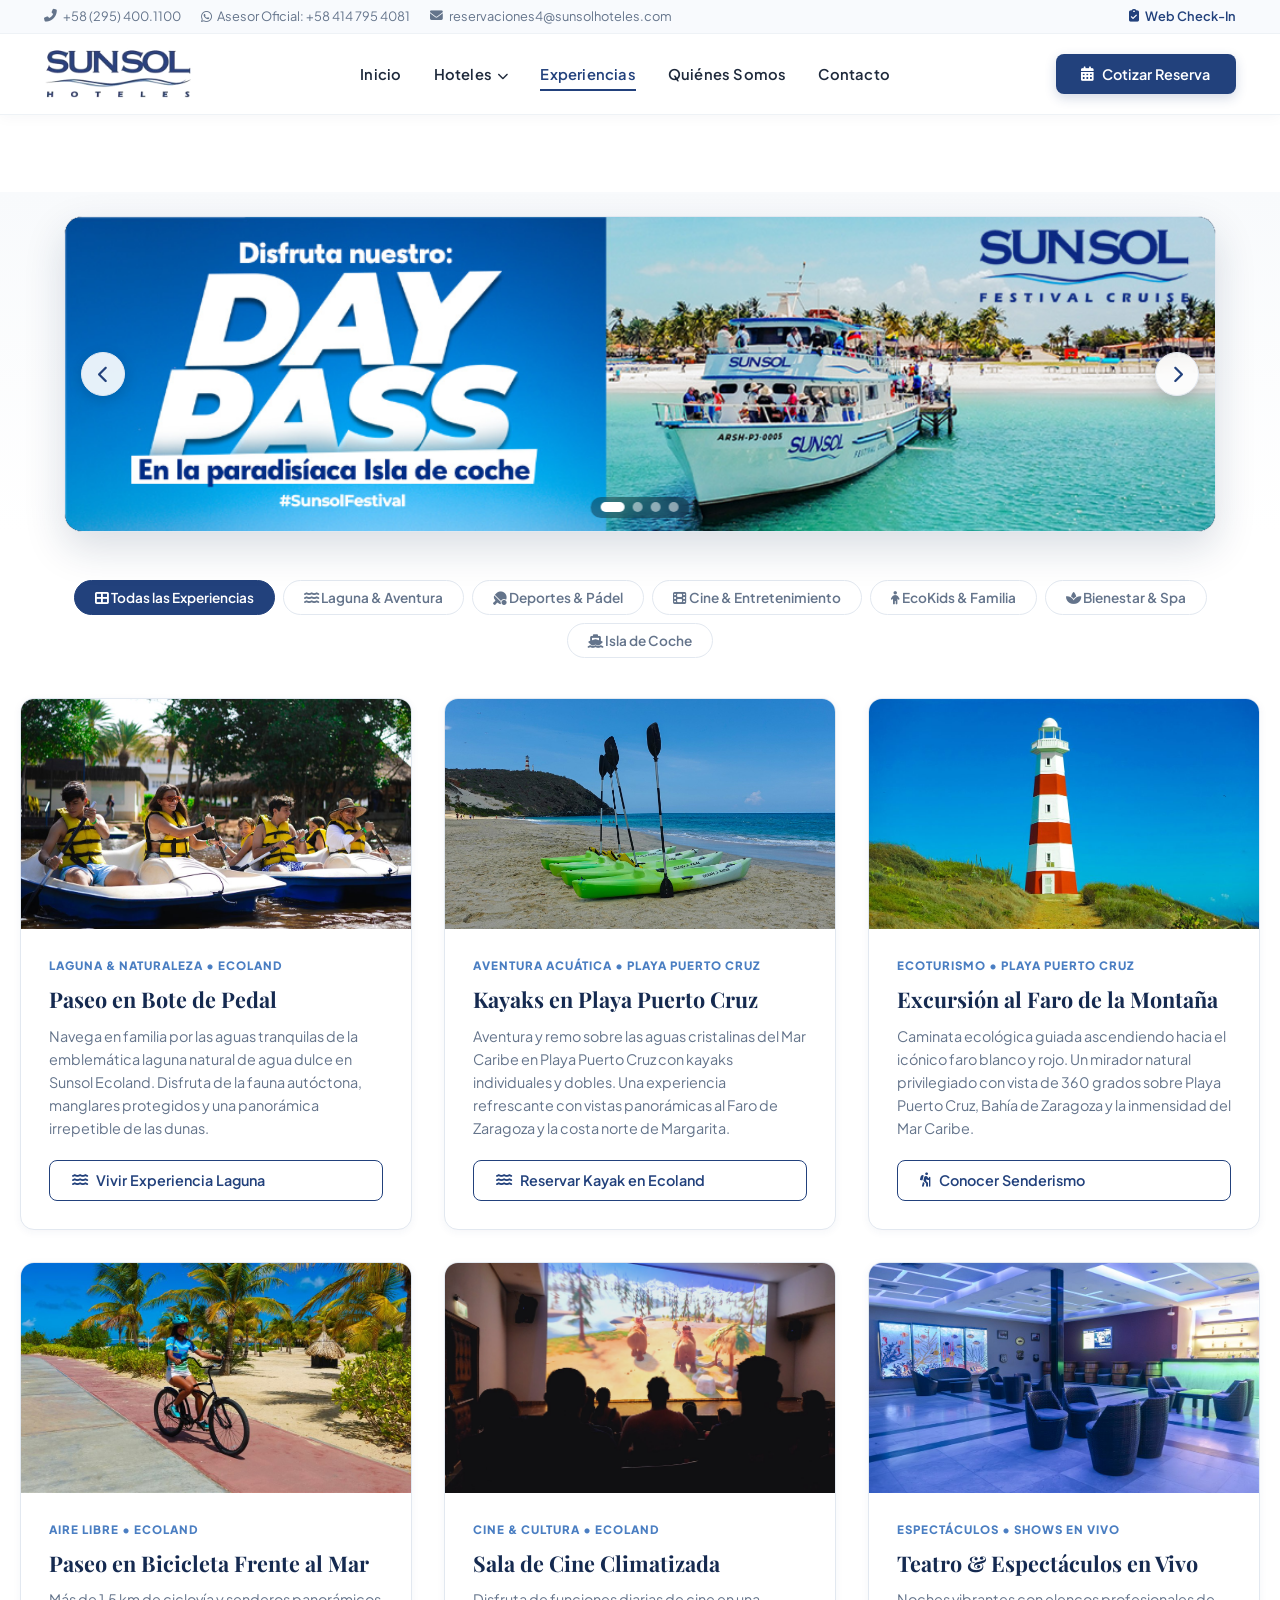
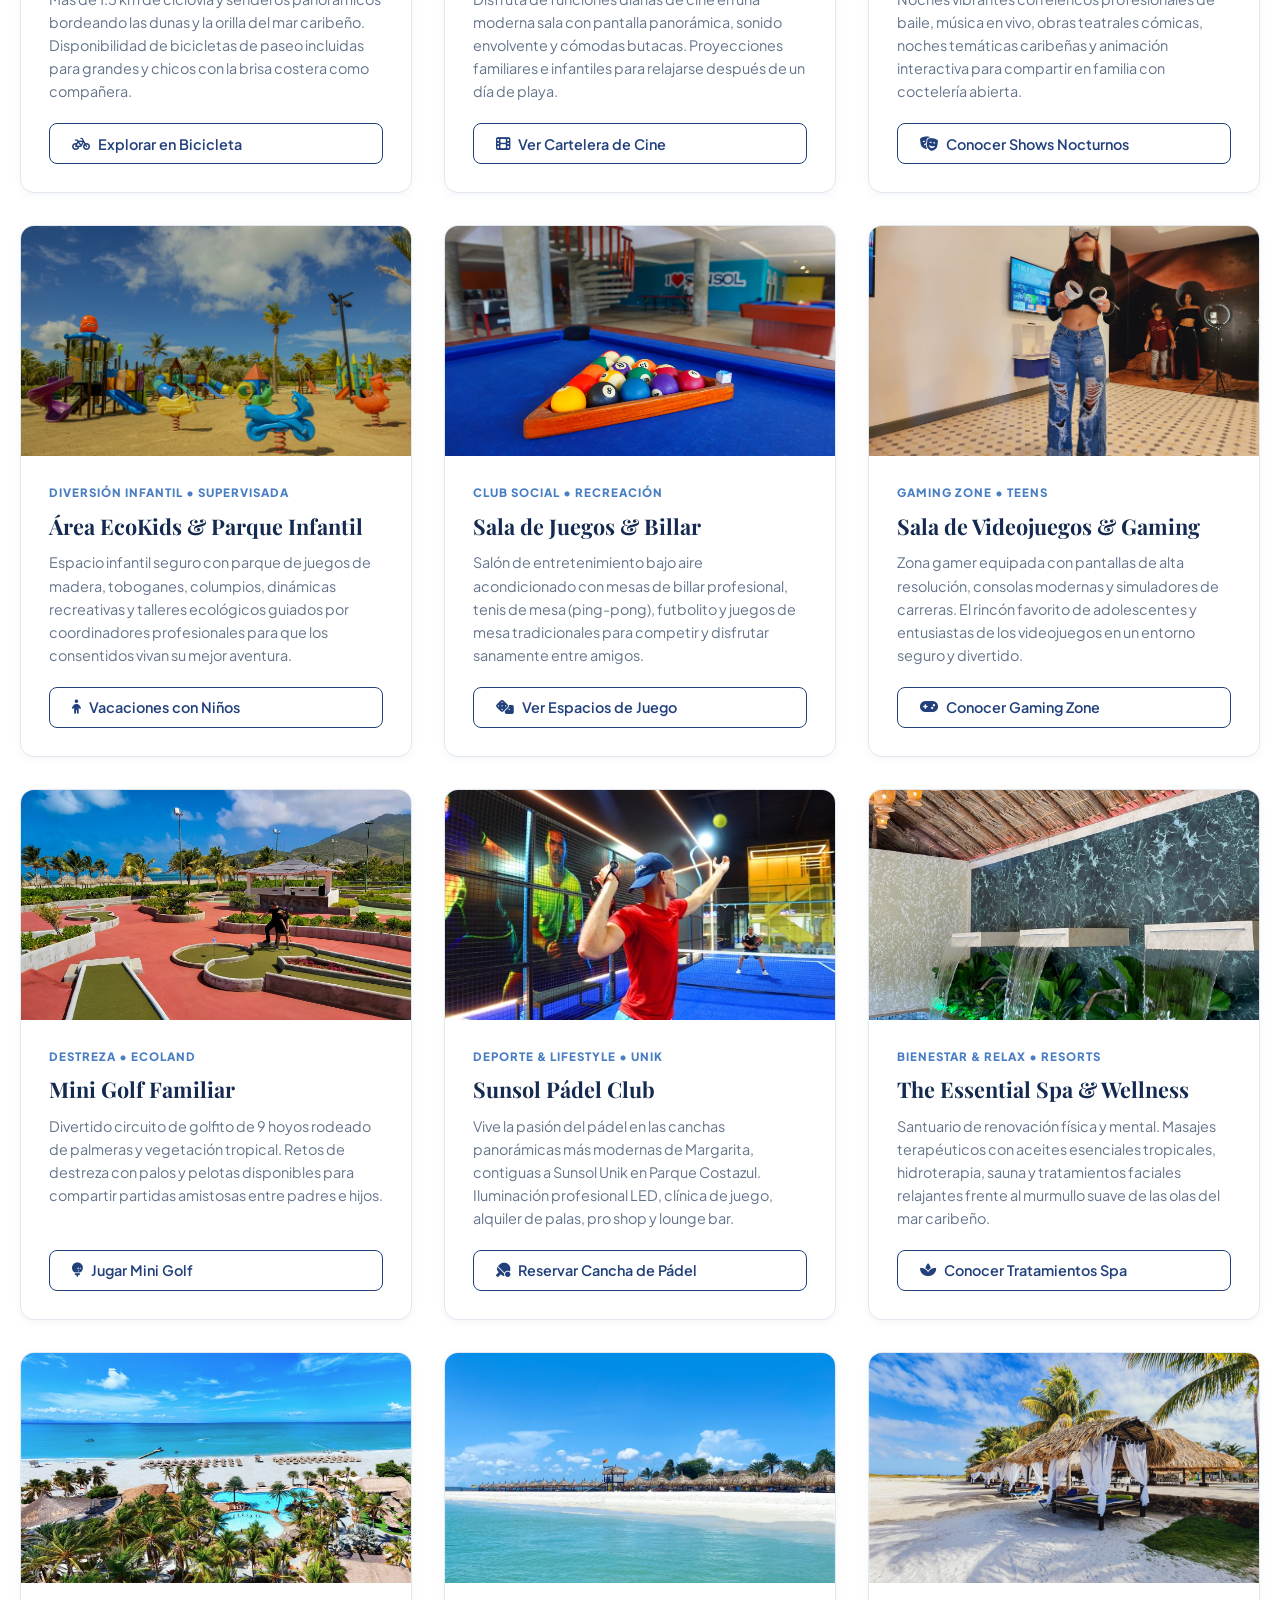
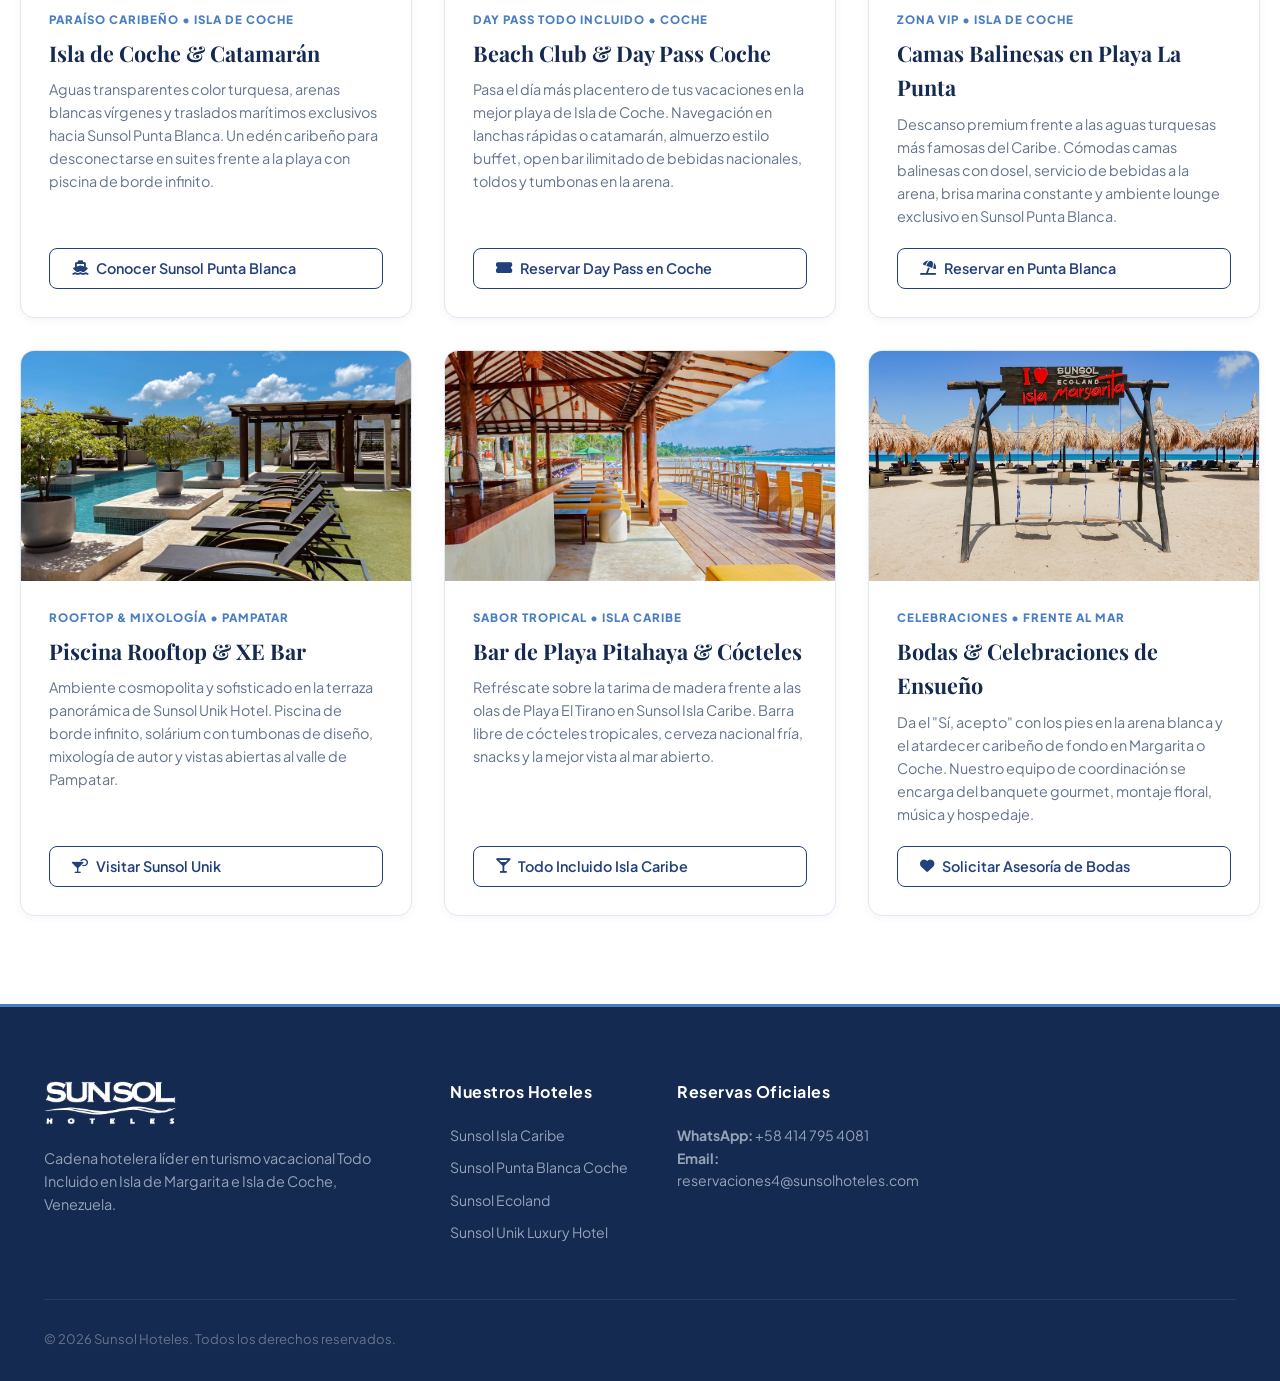
<file: experiencias.html>
<!DOCTYPE html>
<html lang="es">
<head>
  <meta charset="UTF-8">
  <meta name="viewport" content="width=device-width, initial-scale=1.0">
  <title>Experiencias &bull; Pádel, Spa, Gastronomía y Eventos | Sunsol Hoteles</title>
  <meta name="description" content="Descubre las experiencias Sunsol Hoteles: Paseos en catamarán a Coche, Sunsol Pádel Club, The Essential Spa, bodas frente al mar y gastronomía caribeña.">
  <link rel="icon" type="image/png" href="assets/images/logo-sunsol-clean.png">
  <link rel="stylesheet" href="https://cdnjs.cloudflare.com/ajax/libs/font-awesome/6.4.0/css/all.min.css">
  <link rel="stylesheet" href="css/styles.css">
</head>
<body>

  <!-- HEADER -->
  <header class="site-header">
    <div class="header-top-info">
      <div class="container top-info-inner">
        <div class="top-contact-pills">
          <a href="tel:+582954001100"><i class="fas fa-phone-alt"></i> +58 (295) 400.1100</a>
          <a href="https://wa.me/584147954081" target="_blank"><i class="fab fa-whatsapp"></i> Asesor Oficial: +58 414 795 4081</a>
          <a href="mailto:reservaciones4@sunsolhoteles.com"><i class="fas fa-envelope"></i> reservaciones4@sunsolhoteles.com</a>
        </div>
        <div class="top-utilities">
          <a href="javascript:void(0)" onclick="openWebCheckInModal()" class="top-link-btn">
            <i class="fas fa-clipboard-check"></i> Web Check-In
          </a>
        </div>
      </div>
    </div>

    <div class="container">
      <div class="navbar-main">
        <a href="index.html" class="brand-logo-link">
          <img src="assets/images/logo-sunsol-clean.png" alt="Sunsol Hoteles" class="brand-logo-img">
        </a>

        <nav aria-label="Navegación del sitio">
          <ul class="nav-links-menu">
            <li class="nav-menu-item"><a href="index.html">Inicio</a></li>
            <li class="nav-menu-item nav-item-dropdown">
              <a href="index.html#hoteles" class="dropdown-toggle" role="button" aria-expanded="false">Hoteles <i class="fas fa-chevron-down" style="font-size: 0.7rem; margin-left: 2px;"></i></a>
              <div class="nav-dropdown-menu">
                <a href="isla-caribe.html" class="dropdown-link-item">
                  <i class="fas fa-umbrella-beach"></i>
                  <div>
                    <div class="dropdown-link-title">Sunsol Isla Caribe</div>
                    <div class="dropdown-link-sub">Playa El Tirano &bull; Todo Incluido</div>
                  </div>
                </a>
                <a href="punta-blanca.html" class="dropdown-link-item">
                  <i class="fas fa-ship"></i>
                  <div>
                    <div class="dropdown-link-title">Sunsol Punta Blanca</div>
                    <div class="dropdown-link-sub">Isla de Coche &bull; Traslado Incluido</div>
                  </div>
                </a>
                <a href="ecoland.html" class="dropdown-link-item">
                  <i class="fas fa-water"></i>
                  <div>
                    <div class="dropdown-link-title">Sunsol Ecoland</div>
                    <div class="dropdown-link-sub">Playa Puerto Cruz &amp; Laguna</div>
                  </div>
                </a>
                <a href="unik.html" class="dropdown-link-item">
                  <i class="fas fa-gem"></i>
                  <div>
                    <div class="dropdown-link-title">Sunsol Unik Luxury</div>
                    <div class="dropdown-link-sub">Pampatar &bull; Confort Urbano</div>
                  </div>
                </a>
              </div>
            </li>
            <li class="nav-menu-item"><a href="experiencias.html" class="active">Experiencias</a></li>
            <li class="nav-menu-item"><a href="quienes-somos.html">Quiénes Somos</a></li>
            <li class="nav-menu-item"><a href="contacto.html">Contacto</a></li>

            <!-- Acciones exclusivas del Menú Móvil -->
            <li class="mobile-drawer-extra">
              <div class="mobile-drawer-utilities">
                <button class="mobile-util-btn" onclick="openDayPassModal(); closeMobileMenu();">
                  <i class="fas fa-ticket-alt"></i> Day Pass
                </button>
                <button class="mobile-util-btn" onclick="openWebCheckInModal(); closeMobileMenu();">
                  <i class="fas fa-file-signature"></i> Web Check-In
                </button>
              </div>
              <button class="btn-sunsol-primary mobile-drawer-cta" onclick="openBookingModal(); closeMobileMenu();">
                <i class="fas fa-calendar-alt"></i> Cotizar Reserva Oficial
              </button>
              <a href="https://wa.me/584123007867" target="_blank" class="mobile-drawer-whatsapp">
                <i class="fab fa-whatsapp"></i> WhatsApp: +58 412 300 7867
              </a>
            </li>
          </ul>
        </nav>

        <div class="nav-actions-group">
          <button class="btn-sunsol-primary" onclick="openBookingModal()">
            <i class="fas fa-calendar-alt"></i> Cotizar Reserva
          </button>
          <button class="mobile-nav-toggle" aria-label="Abrir Menú">
            <i class="fas fa-bars"></i>
          </button>
        </div>
      </div>
    </div>
  </header>

  <div class="container" style="padding-top: 1.5rem; padding-bottom: 0.5rem;">
    <div class="breadcrumbs-bar">
      <a href="index.html">Inicio</a> &bull; <span>Experiencias</span>
    </div>
  </div>

  <!-- SLIDER DE BANNERS OFICIALES DE EXPERIENCIAS (FULL-WIDTH) -->
  <section class="hero-promos-slider-section" id="experiencias-promos-slider" style="margin-top: 0.5rem; margin-bottom: 2rem;">
    <div class="container hero-slider-container">
      <div class="hero-slider-wrapper" id="heroSlider">
        <!-- Slide 1: Sunsol Festival Cruise -->
        <div class="hero-slide active" data-index="0" onclick="openBookingModal('punta-blanca')" title="Sunsol Festival Cruise Day Pass en Isla de Coche">
          <img src="assets/images/banner-festival-cruise-coche.png" alt="Sunsol Festival Cruise Day Pass en Isla de Coche" class="hero-slide-img">
          <div class="hero-slide-overlay">
            <span class="hero-slide-btn"><i class="fas fa-ship"></i> Consultar Festival Cruise</span>
          </div>
        </div>

        <!-- Slide 2: Sunsol Coche Express -->
        <div class="hero-slide" data-index="1" onclick="openBookingModal('punta-blanca')" title="Sunsol Coche Express Day Pass">
          <img src="assets/images/banner-coche-express.png" alt="Sunsol Coche Express Day Pass" class="hero-slide-img">
          <div class="hero-slide-overlay">
            <span class="hero-slide-btn"><i class="fas fa-bolt"></i> Reservar Coche Express</span>
          </div>
        </div>

        <!-- Slide 3: Sunsol Pádel Club -->
        <div class="hero-slide" data-index="2" onclick="openBookingModal('unik')" title="Sunsol Pádel Club en Parque Costazul">
          <img src="assets/images/banner-padel-club.png" alt="Sunsol Pádel Club - El Templo del Pádel" class="hero-slide-img">
          <div class="hero-slide-overlay">
            <span class="hero-slide-btn"><i class="fas fa-table-tennis-paddle-ball"></i> Reservar Cancha de Pádel</span>
          </div>
        </div>

        <!-- Slide 4: Day Pass Todo Incluido -->
        <div class="hero-slide" data-index="3" onclick="openDayPassModal()" title="Day Pass Todo Incluido en Hoteles Sunsol">
          <img src="assets/images/banner-daypass-todo-incluido.png" alt="Day Pass Todo Incluido Sunsol Hoteles" class="hero-slide-img">
          <div class="hero-slide-overlay">
            <span class="hero-slide-btn"><i class="fas fa-ticket-alt"></i> Solicitar Day Pass</span>
          </div>
        </div>

        <!-- Flechas de navegación -->
        <button class="hero-slider-arrow prev" id="heroPrevBtn" aria-label="Banner anterior">
          <i class="fas fa-chevron-left"></i>
        </button>
        <button class="hero-slider-arrow next" id="heroNextBtn" aria-label="Banner siguiente">
          <i class="fas fa-chevron-right"></i>
        </button>

        <!-- Indicadores / Dots -->
        <div class="hero-slider-dots" id="heroDots">
          <button class="hero-dot active" data-index="0" aria-label="Banner 1: Festival Cruise"></button>
          <button class="hero-dot" data-index="1" aria-label="Banner 2: Coche Express"></button>
          <button class="hero-dot" data-index="2" aria-label="Banner 3: Pádel Club"></button>
          <button class="hero-dot" data-index="3" aria-label="Banner 4: Day Pass"></button>
        </div>
      </div>
    </div>
  </section>

  <!-- CONTENIDO EXPERIENCIAS: CATÁLOGO COMPLETO DE VIVENCIAS SUNSOL -->
  <main class="container section-spacious" style="padding-top: 1rem;">

    <!-- Filtros de Categorías para Navegación Intuitiva -->
    <div class="gallery-filter-nav" style="margin-bottom: 2.5rem;">
      <button class="gallery-filter-pill exp-filter-pill active" onclick="filterExperiences('all', this)"><i class="fas fa-th-large"></i> Todas las Experiencias</button>
      <button class="gallery-filter-pill exp-filter-pill" onclick="filterExperiences('laguna', this)"><i class="fas fa-water"></i> Laguna &amp; Aventura</button>
      <button class="gallery-filter-pill exp-filter-pill" onclick="filterExperiences('deportes', this)"><i class="fas fa-table-tennis-paddle-ball"></i> Deportes &amp; Pádel</button>
      <button class="gallery-filter-pill exp-filter-pill" onclick="filterExperiences('entretenimiento', this)"><i class="fas fa-film"></i> Cine &amp; Entretenimiento</button>
      <button class="gallery-filter-pill exp-filter-pill" onclick="filterExperiences('familia', this)"><i class="fas fa-child"></i> EcoKids &amp; Familia</button>
      <button class="gallery-filter-pill exp-filter-pill" onclick="filterExperiences('relax', this)"><i class="fas fa-spa"></i> Bienestar &amp; Spa</button>
      <button class="gallery-filter-pill exp-filter-pill" onclick="filterExperiences('coche', this)"><i class="fas fa-ship"></i> Isla de Coche</button>
    </div>

    <div id="experiences-grid" class="experiences-trio-grid">
      
      <!-- 1. Paseos en Bote de Pedal en Laguna Natural -->
      <div class="experience-clean-card" data-cat="laguna aventura familia">
        <div class="exp-clean-img" style="height: 230px;">
          <img src="assets/images/exp-bote-pedal.jpg" alt="Paseos en Bote Pedal en la Laguna Natural de Ecoland" style="object-position: center;">
        </div>
        <div class="exp-clean-body">
          <span style="font-size: 0.72rem; font-weight: 800; color: var(--sunsol-wave); text-transform: uppercase; letter-spacing: 1px; display: inline-block; margin-bottom: 0.4rem;">
            LAGUNA &amp; NATURALEZA &bull; ECOLAND
          </span>
          <h3 class="exp-clean-title">Paseo en Bote de Pedal</h3>
          <p class="exp-clean-desc">
            Navega en familia por las aguas tranquilas de la emblemática laguna natural de agua dulce en Sunsol Ecoland. Disfruta de la fauna autóctona, manglares protegidos y una panorámica irrepetible de las dunas.
          </p>
          <button class="btn-sunsol-secondary" onclick="openBookingModal('ecoland')" style="margin-top: auto; width: 100%;">
            <i class="fas fa-water"></i> Vivir Experiencia Laguna
          </button>
        </div>
      </div>

      <!-- 2. Paseos en Kayak en Playa Puerto Cruz -->
      <div class="experience-clean-card" data-cat="playa aventura deportes">
        <div class="exp-clean-img" style="height: 230px;">
          <img src="assets/images/exp-kayak-mar.jpg" alt="Paseos en Kayak en Playa Puerto Cruz Sunsol Ecoland" style="object-position: center;">
        </div>
        <div class="exp-clean-body">
          <span style="font-size: 0.72rem; font-weight: 800; color: var(--sunsol-wave); text-transform: uppercase; letter-spacing: 1px; display: inline-block; margin-bottom: 0.4rem;">
            AVENTURA ACUÁTICA &bull; PLAYA PUERTO CRUZ
          </span>
          <h3 class="exp-clean-title">Kayaks en Playa Puerto Cruz</h3>
          <p class="exp-clean-desc">
            Aventura y remo sobre las aguas cristalinas del Mar Caribe en Playa Puerto Cruz con kayaks individuales y dobles. Una experiencia refrescante con vistas panorámicas al Faro de Zaragoza y la costa norte de Margarita.
          </p>
          <button class="btn-sunsol-secondary" onclick="openBookingModal('ecoland')" style="margin-top: auto; width: 100%;">
            <i class="fas fa-water"></i> Reservar Kayak en Ecoland
          </button>
        </div>
      </div>

      <!-- 3. Excursión y Senderismo al Faro de la Montaña -->
      <div class="experience-clean-card" data-cat="aventura deportes">
        <div class="exp-clean-img" style="height: 230px;">
          <img src="assets/images/exp-faro-montana.jpg" alt="Excursión y Senderismo al Faro de la Montaña en Ecoland" style="object-position: center;">
        </div>
        <div class="exp-clean-body">
          <span style="font-size: 0.72rem; font-weight: 800; color: var(--sunsol-wave); text-transform: uppercase; letter-spacing: 1px; display: inline-block; margin-bottom: 0.4rem;">
            ECOTURISMO &bull; PLAYA PUERTO CRUZ
          </span>
          <h3 class="exp-clean-title">Excursión al Faro de la Montaña</h3>
          <p class="exp-clean-desc">
            Caminata ecológica guiada ascendiendo hacia el icónico faro blanco y rojo. Un mirador natural privilegiado con vista de 360 grados sobre Playa Puerto Cruz, Bahía de Zaragoza y la inmensidad del Mar Caribe.
          </p>
          <button class="btn-sunsol-secondary" onclick="openBookingModal('ecoland')" style="margin-top: auto; width: 100%;">
            <i class="fas fa-hiking"></i> Conocer Senderismo
          </button>
        </div>
      </div>

      <!-- 4. Paseos en Bicicleta por Ciclovía Frente al Mar -->
      <div class="experience-clean-card" data-cat="deportes familia">
        <div class="exp-clean-img" style="height: 230px;">
          <img src="assets/images/exp-ciclovia-mar.jpg" alt="Ciclovía y Paseos en Bicicleta frente al Mar en Ecoland" style="object-position: center;">
        </div>
        <div class="exp-clean-body">
          <span style="font-size: 0.72rem; font-weight: 800; color: var(--sunsol-wave); text-transform: uppercase; letter-spacing: 1px; display: inline-block; margin-bottom: 0.4rem;">
            AIRE LIBRE &bull; ECOLAND
          </span>
          <h3 class="exp-clean-title">Paseo en Bicicleta Frente al Mar</h3>
          <p class="exp-clean-desc">
            Más de 1.5 km de ciclovía y senderos panorámicos bordeando las dunas y la orilla del mar caribeño. Disponibilidad de bicicletas de paseo incluidas para grandes y chicos con la brisa costera como compañera.
          </p>
          <button class="btn-sunsol-secondary" onclick="openBookingModal('ecoland')" style="margin-top: auto; width: 100%;">
            <i class="fas fa-bicycle"></i> Explorar en Bicicleta
          </button>
        </div>
      </div>

      <!-- 5. Sala de Cine Sunsol -->
      <div class="experience-clean-card" data-cat="entretenimiento familia">
        <div class="exp-clean-img" style="height: 230px;">
          <img src="assets/images/exp-cine.jpg" alt="Sala de Cine Sunsol Ecoland" style="object-position: center;">
        </div>
        <div class="exp-clean-body">
          <span style="font-size: 0.72rem; font-weight: 800; color: var(--sunsol-wave); text-transform: uppercase; letter-spacing: 1px; display: inline-block; margin-bottom: 0.4rem;">
            CINE &amp; CULTURA &bull; ECOLAND
          </span>
          <h3 class="exp-clean-title">Sala de Cine Climatizada</h3>
          <p class="exp-clean-desc">
            Disfruta de funciones diarias de cine en una moderna sala con pantalla panorámica, sonido envolvente y cómodas butacas. Proyecciones familiares e infantiles para relajarse después de un día de playa.
          </p>
          <button class="btn-sunsol-secondary" onclick="openBookingModal('ecoland')" style="margin-top: auto; width: 100%;">
            <i class="fas fa-film"></i> Ver Cartelera de Cine
          </button>
        </div>
      </div>

      <!-- 6. Teatro & Espectáculos Nocturnos en Vivo -->
      <div class="experience-clean-card" data-cat="entretenimiento">
        <div class="exp-clean-img" style="height: 230px;">
          <img src="assets/images/exp-teatro-shows.jpg" alt="Teatro y Shows Nocturnos en Sunsol Hoteles" style="object-position: center;">
        </div>
        <div class="exp-clean-body">
          <span style="font-size: 0.72rem; font-weight: 800; color: var(--sunsol-wave); text-transform: uppercase; letter-spacing: 1px; display: inline-block; margin-bottom: 0.4rem;">
            ESPECTÁCULOS &bull; SHOWS EN VIVO
          </span>
          <h3 class="exp-clean-title">Teatro &amp; Espectáculos en Vivo</h3>
          <p class="exp-clean-desc">
            Noches vibrantes con elencos profesionales de baile, música en vivo, obras teatrales cómicas, noches temáticas caribeñas y animación interactiva para compartir en familia con coctelería abierta.
          </p>
          <button class="btn-sunsol-secondary" onclick="openBookingModal('ecoland')" style="margin-top: auto; width: 100%;">
            <i class="fas fa-masks-theater"></i> Conocer Shows Nocturnos
          </button>
        </div>
      </div>

      <!-- 7. Área EcoKids & Club Infantil -->
      <div class="experience-clean-card" data-cat="familia">
        <div class="exp-clean-img" style="height: 230px;">
          <img src="assets/images/ecoland-parque-infantil.jpg" alt="Área EcoKids y Parque Infantil en Sunsol Ecoland" style="object-position: center;">
        </div>
        <div class="exp-clean-body">
          <span style="font-size: 0.72rem; font-weight: 800; color: var(--sunsol-wave); text-transform: uppercase; letter-spacing: 1px; display: inline-block; margin-bottom: 0.4rem;">
            DIVERSIÓN INFANTIL &bull; SUPERVISADA
          </span>
          <h3 class="exp-clean-title">Área EcoKids &amp; Parque Infantil</h3>
          <p class="exp-clean-desc">
            Espacio infantil seguro con parque de juegos de madera, toboganes, columpios, dinámicas recreativas y talleres ecológicos guiados por coordinadores profesionales para que los consentidos vivan su mejor aventura.
          </p>
          <button class="btn-sunsol-secondary" onclick="openBookingModal('ecoland')" style="margin-top: auto; width: 100%;">
            <i class="fas fa-child"></i> Vacaciones con Niños
          </button>
        </div>
      </div>

      <!-- 8. Sala de Juegos de Mesa & Billar -->
      <div class="experience-clean-card" data-cat="entretenimiento familia">
        <div class="exp-clean-img" style="height: 230px;">
          <img src="assets/images/exp-sala-juegos.jpg" alt="Sala de Juegos y Billar en Sunsol Hoteles" style="object-position: center;">
        </div>
        <div class="exp-clean-body">
          <span style="font-size: 0.72rem; font-weight: 800; color: var(--sunsol-wave); text-transform: uppercase; letter-spacing: 1px; display: inline-block; margin-bottom: 0.4rem;">
            CLUB SOCIAL &bull; RECREACIÓN
          </span>
          <h3 class="exp-clean-title">Sala de Juegos &amp; Billar</h3>
          <p class="exp-clean-desc">
            Salón de entretenimiento bajo aire acondicionado con mesas de billar profesional, tenis de mesa (ping-pong), futbolito y juegos de mesa tradicionales para competir y disfrutar sanamente entre amigos.
          </p>
          <button class="btn-sunsol-secondary" onclick="openBookingModal('ecoland')" style="margin-top: auto; width: 100%;">
            <i class="fas fa-dice"></i> Ver Espacios de Juego
          </button>
        </div>
      </div>

      <!-- 9. Sala de Videojuegos & Gaming Zone -->
      <div class="experience-clean-card" data-cat="entretenimiento">
        <div class="exp-clean-img" style="height: 230px;">
          <img src="assets/images/exp-videojuegos.jpg" alt="Sala de Videojuegos y Gaming Zone en Sunsol Hoteles" style="object-position: center;">
        </div>
        <div class="exp-clean-body">
          <span style="font-size: 0.72rem; font-weight: 800; color: var(--sunsol-wave); text-transform: uppercase; letter-spacing: 1px; display: inline-block; margin-bottom: 0.4rem;">
            GAMING ZONE &bull; TEENS
          </span>
          <h3 class="exp-clean-title">Sala de Videojuegos &amp; Gaming</h3>
          <p class="exp-clean-desc">
            Zona gamer equipada con pantallas de alta resolución, consolas modernas y simuladores de carreras. El rincón favorito de adolescentes y entusiastas de los videojuegos en un entorno seguro y divertido.
          </p>
          <button class="btn-sunsol-secondary" onclick="openBookingModal('ecoland')" style="margin-top: auto; width: 100%;">
            <i class="fas fa-gamepad"></i> Conocer Gaming Zone
          </button>
        </div>
      </div>

      <!-- 10. Mini Golf Familiar de 9 Hoyos -->
      <div class="experience-clean-card" data-cat="deportes familia">
        <div class="exp-clean-img" style="height: 230px;">
          <img src="assets/images/exp-minigolf.jpg" alt="Mini Golf en Sunsol Ecoland" style="object-position: center;">
        </div>
        <div class="exp-clean-body">
          <span style="font-size: 0.72rem; font-weight: 800; color: var(--sunsol-wave); text-transform: uppercase; letter-spacing: 1px; display: inline-block; margin-bottom: 0.4rem;">
            DESTREZA &bull; ECOLAND
          </span>
          <h3 class="exp-clean-title">Mini Golf Familiar</h3>
          <p class="exp-clean-desc">
            Divertido circuito de golfito de 9 hoyos rodeado de palmeras y vegetación tropical. Retos de destreza con palos y pelotas disponibles para compartir partidas amistosas entre padres e hijos.
          </p>
          <button class="btn-sunsol-secondary" onclick="openBookingModal('ecoland')" style="margin-top: auto; width: 100%;">
            <i class="fas fa-golf-ball-tee"></i> Jugar Mini Golf
          </button>
        </div>
      </div>

      <!-- 11. Sunsol Pádel Club -->
      <div class="experience-clean-card" data-cat="deportes">
        <div class="exp-clean-img" style="height: 230px;">
          <img src="assets/images/exp-padel-club.jpg" alt="Sunsol Pádel Club en Parque Costazul" style="object-position: center;">
        </div>
        <div class="exp-clean-body">
          <span style="font-size: 0.72rem; font-weight: 800; color: var(--sunsol-wave); text-transform: uppercase; letter-spacing: 1px; display: inline-block; margin-bottom: 0.4rem;">
            DEPORTE &amp; LIFESTYLE &bull; UNIK
          </span>
          <h3 class="exp-clean-title">Sunsol Pádel Club</h3>
          <p class="exp-clean-desc">
            Vive la pasión del pádel en las canchas panorámicas más modernas de Margarita, contiguas a Sunsol Unik en Parque Costazul. Iluminación profesional LED, clínica de juego, alquiler de palas, pro shop y lounge bar.
          </p>
          <button class="btn-sunsol-secondary" onclick="openBookingModal('unik')" style="margin-top: auto; width: 100%;">
            <i class="fas fa-table-tennis-paddle-ball"></i> Reservar Cancha de Pádel
          </button>
        </div>
      </div>

      <!-- 12. The Essential Spa & Wellness -->
      <div class="experience-clean-card" data-cat="relax">
        <div class="exp-clean-img" style="height: 230px;">
          <img src="assets/images/ecoland-spa.jpg" alt="The Essential Spa en Sunsol Hoteles" style="object-position: center;">
        </div>
        <div class="exp-clean-body">
          <span style="font-size: 0.72rem; font-weight: 800; color: var(--sunsol-wave); text-transform: uppercase; letter-spacing: 1px; display: inline-block; margin-bottom: 0.4rem;">
            BIENESTAR &amp; RELAX &bull; RESORTS
          </span>
          <h3 class="exp-clean-title">The Essential Spa &amp; Wellness</h3>
          <p class="exp-clean-desc">
            Santuario de renovación física y mental. Masajes terapéuticos con aceites esenciales tropicales, hidroterapia, sauna y tratamientos faciales relajantes frente al murmullo suave de las olas del mar caribeño.
          </p>
          <button class="btn-sunsol-secondary" onclick="openBookingModal('ecoland')" style="margin-top: auto; width: 100%;">
            <i class="fas fa-spa"></i> Conocer Tratamientos Spa
          </button>
        </div>
      </div>

      <!-- 13. Isla de Coche & Sunsol Punta Blanca -->
      <div class="experience-clean-card" data-cat="coche relax">
        <div class="exp-clean-img" style="height: 230px;">
          <img src="assets/images/exp-coche-aerial.jpg" alt="Isla de Coche y Sunsol Punta Blanca vista aérea" style="object-position: center;">
        </div>
        <div class="exp-clean-body">
          <span style="font-size: 0.72rem; font-weight: 800; color: var(--sunsol-wave); text-transform: uppercase; letter-spacing: 1px; display: inline-block; margin-bottom: 0.4rem;">
            PARAÍSO CARIBEÑO &bull; ISLA DE COCHE
          </span>
          <h3 class="exp-clean-title">Isla de Coche &amp; Catamarán</h3>
          <p class="exp-clean-desc">
            Aguas transparentes color turquesa, arenas blancas vírgenes y traslados marítimos exclusivos hacia Sunsol Punta Blanca. Un edén caribeño para desconectarse en suites frente a la playa con piscina de borde infinito.
          </p>
          <button class="btn-sunsol-secondary" onclick="openBookingModal('punta-blanca')" style="margin-top: auto; width: 100%;">
            <i class="fas fa-ship"></i> Conocer Sunsol Punta Blanca
          </button>
        </div>
      </div>

      <!-- 14. Beach Club & Day Pass Isla de Coche -->
      <div class="experience-clean-card" data-cat="coche relax">
        <div class="exp-clean-img" style="height: 230px;">
          <img src="assets/images/exp-coche-beachclub.jpg" alt="Beach Club y Day Pass en Sunsol Punta Blanca Coche" style="object-position: center;">
        </div>
        <div class="exp-clean-body">
          <span style="font-size: 0.72rem; font-weight: 800; color: var(--sunsol-wave); text-transform: uppercase; letter-spacing: 1px; display: inline-block; margin-bottom: 0.4rem;">
            DAY PASS TODO INCLUIDO &bull; COCHE
          </span>
          <h3 class="exp-clean-title">Beach Club &amp; Day Pass Coche</h3>
          <p class="exp-clean-desc">
            Pasa el día más placentero de tus vacaciones en la mejor playa de Isla de Coche. Navegación en lanchas rápidas o catamarán, almuerzo estilo buffet, open bar ilimitado de bebidas nacionales, toldos y tumbonas en la arena.
          </p>
          <button class="btn-sunsol-secondary" onclick="openBookingModal('punta-blanca')" style="margin-top: auto; width: 100%;">
            <i class="fas fa-ticket-alt"></i> Reservar Day Pass en Coche
          </button>
        </div>
      </div>

      <!-- 15. Camas Balinesas en Playa La Punta -->
      <div class="experience-clean-card" data-cat="coche relax">
        <div class="exp-clean-img" style="height: 230px;">
          <img src="assets/images/exp-camas-balinesas.jpg" alt="Camas Balinesas VIP en Sunsol Punta Blanca Coche" style="object-position: center;">
        </div>
        <div class="exp-clean-body">
          <span style="font-size: 0.72rem; font-weight: 800; color: var(--sunsol-wave); text-transform: uppercase; letter-spacing: 1px; display: inline-block; margin-bottom: 0.4rem;">
            ZONA VIP &bull; ISLA DE COCHE
          </span>
          <h3 class="exp-clean-title">Camas Balinesas en Playa La Punta</h3>
          <p class="exp-clean-desc">
            Descanso premium frente a las aguas turquesas más famosas del Caribe. Cómodas camas balinesas con dosel, servicio de bebidas a la arena, brisa marina constante y ambiente lounge exclusivo en Sunsol Punta Blanca.
          </p>
          <button class="btn-sunsol-secondary" onclick="openBookingModal('punta-blanca')" style="margin-top: auto; width: 100%;">
            <i class="fas fa-umbrella-beach"></i> Reservar en Punta Blanca
          </button>
        </div>
      </div>

      <!-- 16. Piscina Panorámica Rooftop & XE Bar -->
      <div class="experience-clean-card" data-cat="relax entretenimiento">
        <div class="exp-clean-img" style="height: 230px;">
          <img src="assets/images/exp-unik-rooftop.jpg" alt="Piscina Panorámica Rooftop en Sunsol Unik Luxury Hotel" style="object-position: center;">
        </div>
        <div class="exp-clean-body">
          <span style="font-size: 0.72rem; font-weight: 800; color: var(--sunsol-wave); text-transform: uppercase; letter-spacing: 1px; display: inline-block; margin-bottom: 0.4rem;">
            ROOFTOP &amp; MIXOLOGÍA &bull; PAMPATAR
          </span>
          <h3 class="exp-clean-title">Piscina Rooftop &amp; XE Bar</h3>
          <p class="exp-clean-desc">
            Ambiente cosmopolita y sofisticado en la terraza panorámica de Sunsol Unik Hotel. Piscina de borde infinito, solárium con tumbonas de diseño, mixología de autor y vistas abiertas al valle de Pampatar.
          </p>
          <button class="btn-sunsol-secondary" onclick="openBookingModal('unik')" style="margin-top: auto; width: 100%;">
            <i class="fas fa-cocktail"></i> Visitar Sunsol Unik
          </button>
        </div>
      </div>

      <!-- 17. Bar de Playa Pitahaya & Coctelería Tropical -->
      <div class="experience-clean-card" data-cat="relax">
        <div class="exp-clean-img" style="height: 230px;">
          <img src="assets/images/exp-bar-playa.jpg" alt="Bar de Playa Pitahaya en Sunsol Isla Caribe" style="object-position: center;">
        </div>
        <div class="exp-clean-body">
          <span style="font-size: 0.72rem; font-weight: 800; color: var(--sunsol-wave); text-transform: uppercase; letter-spacing: 1px; display: inline-block; margin-bottom: 0.4rem;">
            SABOR TROPICAL &bull; ISLA CARIBE
          </span>
          <h3 class="exp-clean-title">Bar de Playa Pitahaya &amp; Cócteles</h3>
          <p class="exp-clean-desc">
            Refréscate sobre la tarima de madera frente a las olas de Playa El Tirano en Sunsol Isla Caribe. Barra libre de cócteles tropicales, cerveza nacional fría, snacks y la mejor vista al mar abierto.
          </p>
          <button class="btn-sunsol-secondary" onclick="openBookingModal('isla-caribe')" style="margin-top: auto; width: 100%;">
            <i class="fas fa-glass-martini-alt"></i> Todo Incluido Isla Caribe
          </button>
        </div>
      </div>

      <!-- 18. Bodas & Celebraciones de Ensueño -->
      <div class="experience-clean-card" data-cat="coche relax">
        <div class="exp-clean-img" style="height: 230px;">
          <img src="assets/images/exp-bodas-celebraciones.jpg" alt="Bodas y Celebraciones de Ensueño en Sunsol Hoteles" style="object-position: center;">
        </div>
        <div class="exp-clean-body">
          <span style="font-size: 0.72rem; font-weight: 800; color: var(--sunsol-wave); text-transform: uppercase; letter-spacing: 1px; display: inline-block; margin-bottom: 0.4rem;">
            CELEBRACIONES &bull; FRENTE AL MAR
          </span>
          <h3 class="exp-clean-title">Bodas &amp; Celebraciones de Ensueño</h3>
          <p class="exp-clean-desc">
            Da el "Sí, acepto" con los pies en la arena blanca y el atardecer caribeño de fondo en Margarita o Coche. Nuestro equipo de coordinación se encarga del banquete gourmet, montaje floral, música y hospedaje.
          </p>
          <button class="btn-sunsol-secondary" onclick="contactarCoordinadora('Bodas y Eventos')" style="margin-top: auto; width: 100%;">
            <i class="fas fa-heart"></i> Solicitar Asesoría de Bodas
          </button>
        </div>
      </div>

    </div>
  </main>


  <!-- FOOTER -->
  <footer class="footer-corporate">
    <div class="container">
      <div class="footer-top-row">
        <div class="footer-brand-col">
          <img src="assets/images/logo-sunsol-white.png" alt="Sunsol Hoteles">
          <p>
            Cadena hotelera líder en turismo vacacional Todo Incluido en Isla de Margarita e Isla de Coche, Venezuela.
          </p>
        </div>
        <div>
          <h4 class="footer-col-title">Nuestros Hoteles</h4>
          <ul class="footer-nav-list">
            <li><a href="isla-caribe.html">Sunsol Isla Caribe</a></li>
            <li><a href="punta-blanca.html">Sunsol Punta Blanca Coche</a></li>
            <li><a href="ecoland.html">Sunsol Ecoland</a></li>
            <li><a href="unik.html">Sunsol Unik Luxury Hotel</a></li>
          </ul>
        </div>
        <div>
          <h4 class="footer-col-title">Reservas Oficiales</h4>
          <div style="font-size: 0.88rem; color: #94A3B8; line-height: 1.6;">
            <p><strong>WhatsApp:</strong> +58 414 795 4081</p>
            <p><strong>Email:</strong> reservaciones4@sunsolhoteles.com</p>
          </div>
        </div>
      </div>
      <div class="footer-bottom-bar">
        <div>&copy; 2026 Sunsol Hoteles. Todos los derechos reservados.</div>
      </div>
    </div>
  </footer>

  <div class="modal-backdrop" id="app-modal" role="dialog" aria-modal="true">
    <div class="modal-dialog">
      <div class="modal-header">
        <div style="display: flex; align-items: center; gap: 0.75rem;">
          <img src="assets/images/logo-sunsol-white.png" alt="Sunsol Hoteles" style="height: 28px; width: auto; object-fit: contain;">
          <h3 id="modal-title" style="margin: 0; font-size: 1.15rem; font-weight: 700;">Detalles</h3>
        </div>
        <button class="modal-close" id="modal-close-btn" aria-label="Cerrar">&times;</button>
      </div>
      <div class="modal-body" id="modal-body-content"></div>
    </div>
  </div>
  <script src="js/html2pdf.bundle.min.js"></script>
  <script src="js/app.min.js"></script>
  <script>
    function filterExperiences(category, btn) {
      document.querySelectorAll('.exp-filter-pill').forEach(function(b) {
        b.classList.remove('active');
      });
      if (btn) btn.classList.add('active');
      var cards = document.querySelectorAll('#experiences-grid .experience-clean-card');
      cards.forEach(function(card) {
        var cats = card.getAttribute('data-cat') || '';
        if (category === 'all' || cats.indexOf(category) !== -1) {
          card.style.display = 'flex';
        } else {
          card.style.display = 'none';
        }
      });
    }
  </script>
</body>
</html>
</file>
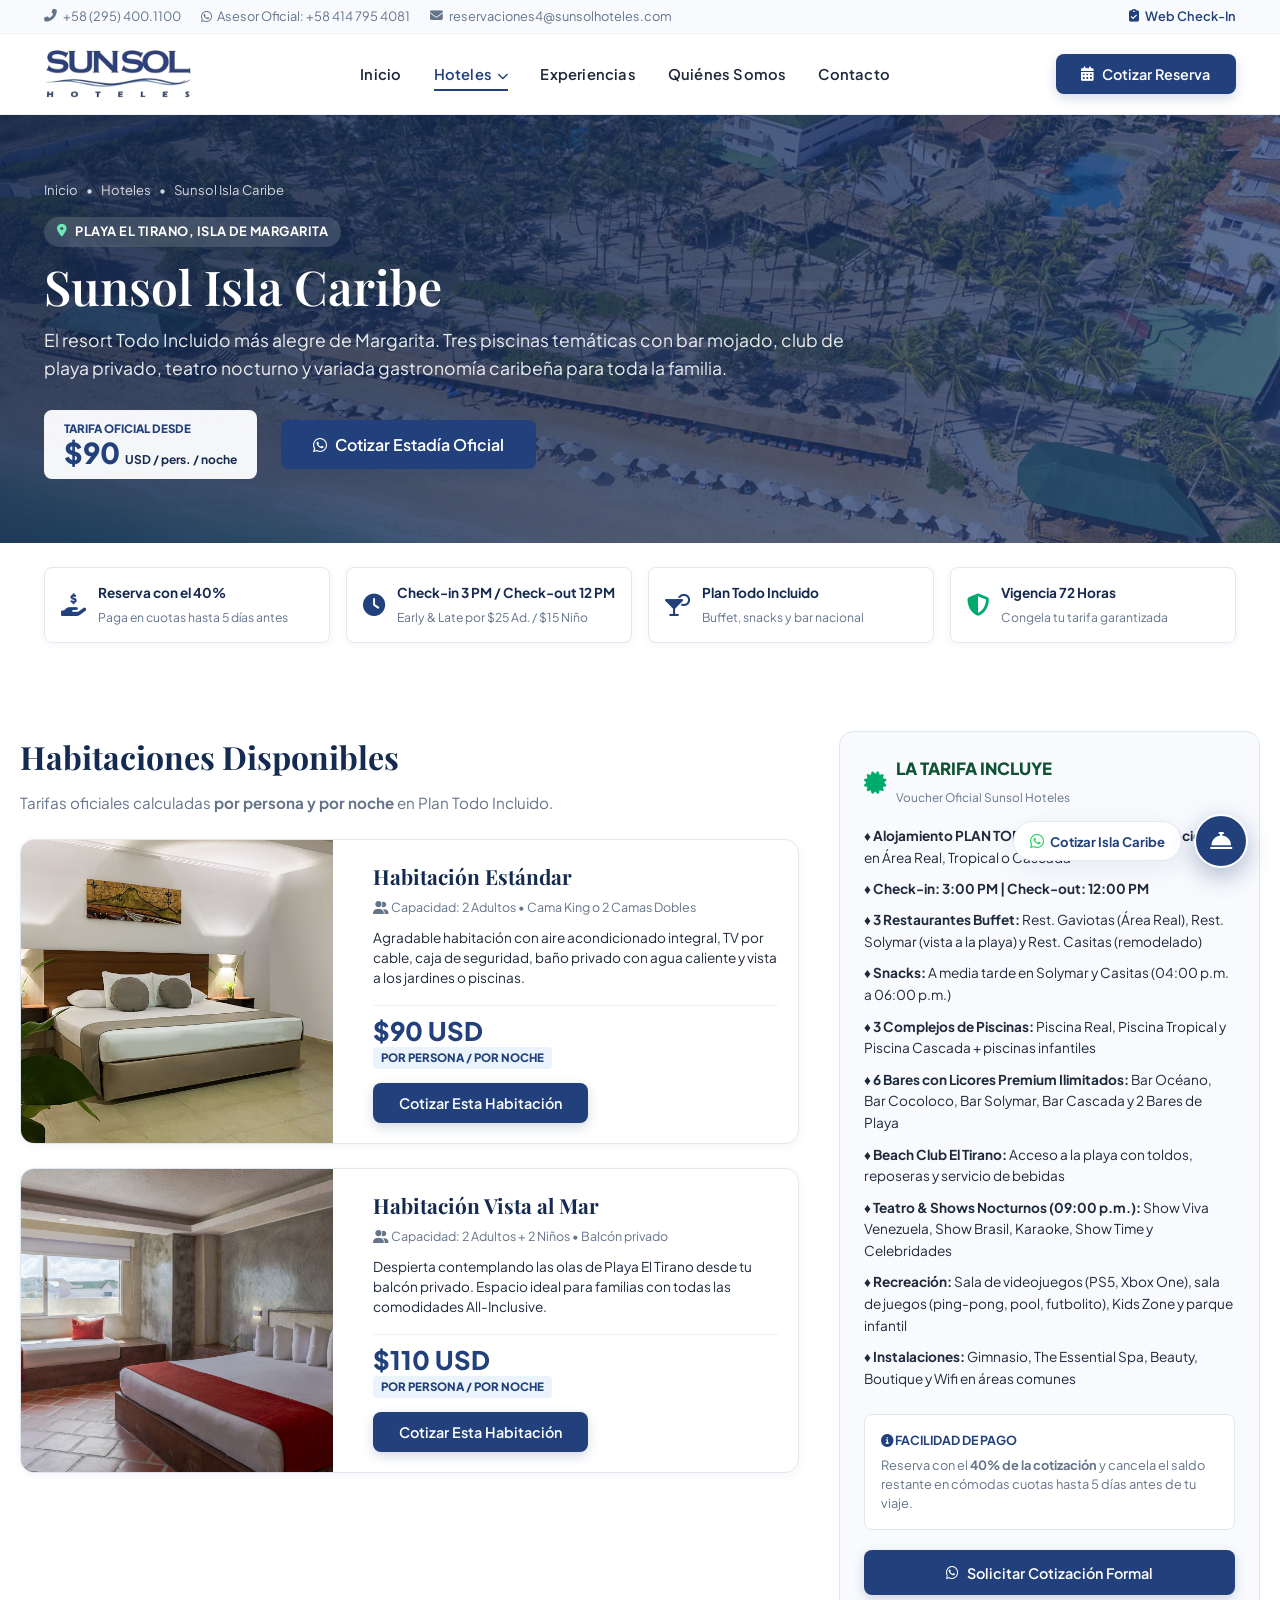
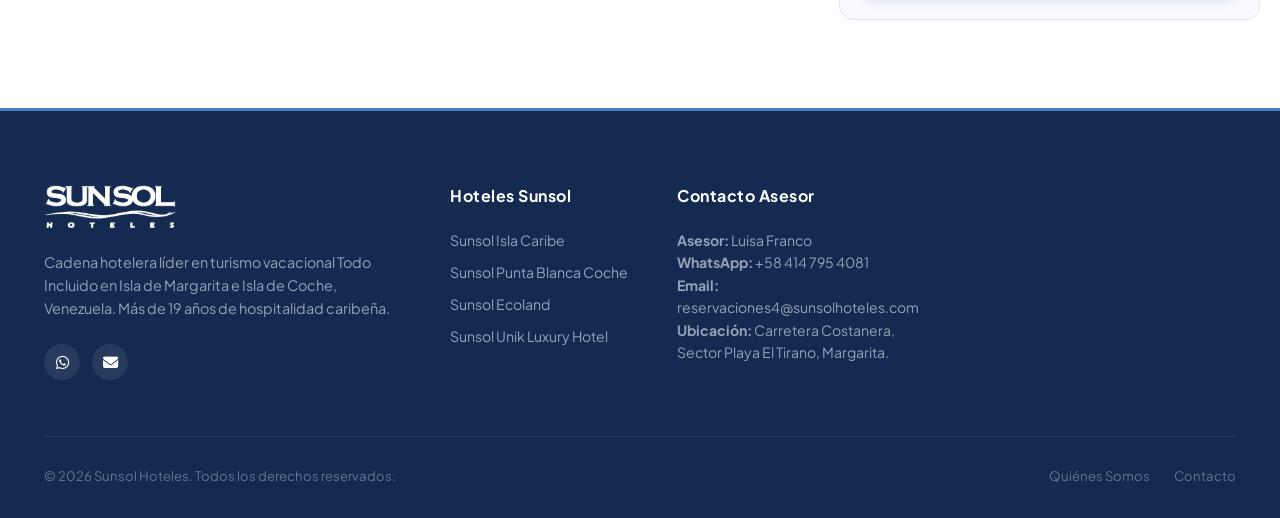
<file: isla-caribe.html>
<!DOCTYPE html>
<html lang="es">
<head>
  <meta charset="UTF-8">
  <meta name="viewport" content="width=device-width, initial-scale=1.0">
  <title>Sunsol Isla Caribe &bull; Hotel Todo Incluido en Playa El Tirano | Sunsol Hoteles</title>
  <meta name="description" content="Sunsol Isla Caribe en Playa El Tirano, Margarita. Plan Todo Incluido desde $90 USD por persona/noche. 3 piscinas, comidas buffet, club de playa, teatro y diversión.">
  <link rel="icon" type="image/png" href="assets/images/logo-sunsol-clean.png">
  <link rel="stylesheet" href="https://cdnjs.cloudflare.com/ajax/libs/font-awesome/6.4.0/css/all.min.css">
  <link rel="stylesheet" href="css/styles.css">
</head>
<body>

  <!-- 1. HEADER & TOPBAR -->
  <header class="site-header">
    <div class="header-top-info">
      <div class="container top-info-inner">
        <div class="top-contact-pills">
          <a href="tel:+582954001100"><i class="fas fa-phone-alt"></i> +58 (295) 400.1100</a>
          <a href="https://wa.me/584147954081" target="_blank"><i class="fab fa-whatsapp"></i> Asesor Oficial: +58 414 795 4081</a>
          <a href="mailto:reservaciones4@sunsolhoteles.com"><i class="fas fa-envelope"></i> reservaciones4@sunsolhoteles.com</a>
        </div>
        <div class="top-utilities">
          <a href="javascript:void(0)" onclick="openWebCheckInModal()" class="top-link-btn">
            <i class="fas fa-clipboard-check"></i> Web Check-In
          </a>
        </div>
      </div>
    </div>

    <div class="container">
      <div class="navbar-main">
        <a href="index.html" class="brand-logo-link">
          <img src="assets/images/logo-sunsol-clean.png" alt="Sunsol Hoteles" class="brand-logo-img">
        </a>

        <nav aria-label="Navegación del sitio">
          <ul class="nav-links-menu">
            <li class="nav-menu-item"><a href="index.html">Inicio</a></li>
            <li class="nav-menu-item nav-item-dropdown">
              <a href="index.html#hoteles" class="active dropdown-toggle" role="button" aria-expanded="false">Hoteles <i class="fas fa-chevron-down" style="font-size: 0.7rem; margin-left: 2px;"></i></a>
              <div class="nav-dropdown-menu">
                <a href="isla-caribe.html" class="dropdown-link-item" style="background: var(--sunsol-wave-light);">
                  <i class="fas fa-umbrella-beach"></i>
                  <div>
                    <div class="dropdown-link-title">Sunsol Isla Caribe</div>
                    <div class="dropdown-link-sub">Playa El Tirano &bull; Todo Incluido</div>
                  </div>
                </a>
                <a href="punta-blanca.html" class="dropdown-link-item">
                  <i class="fas fa-ship"></i>
                  <div>
                    <div class="dropdown-link-title">Sunsol Punta Blanca</div>
                    <div class="dropdown-link-sub">Isla de Coche &bull; Traslado Incluido</div>
                  </div>
                </a>
                <a href="ecoland.html" class="dropdown-link-item">
                  <i class="fas fa-water"></i>
                  <div>
                    <div class="dropdown-link-title">Sunsol Ecoland</div>
                    <div class="dropdown-link-sub">Playa Puerto Cruz &amp; Laguna</div>
                  </div>
                </a>
                <a href="unik.html" class="dropdown-link-item">
                  <i class="fas fa-gem"></i>
                  <div>
                    <div class="dropdown-link-title">Sunsol Unik Luxury</div>
                    <div class="dropdown-link-sub">Pampatar &bull; Confort Urbano</div>
                  </div>
                </a>
              </div>
            </li>
            <li class="nav-menu-item"><a href="experiencias.html">Experiencias</a></li>
            <li class="nav-menu-item"><a href="quienes-somos.html">Quiénes Somos</a></li>
            <li class="nav-menu-item"><a href="contacto.html">Contacto</a></li>

            <!-- Acciones exclusivas del Menú Móvil -->
            <li class="mobile-drawer-extra">
              <div class="mobile-drawer-utilities">
                <button class="mobile-util-btn" onclick="openDayPassModal(); closeMobileMenu();">
                  <i class="fas fa-ticket-alt"></i> Day Pass
                </button>
                <button class="mobile-util-btn" onclick="openWebCheckInModal(); closeMobileMenu();">
                  <i class="fas fa-file-signature"></i> Web Check-In
                </button>
              </div>
              <button class="btn-sunsol-primary mobile-drawer-cta" onclick="openBookingModal('isla-caribe'); closeMobileMenu();">
                <i class="fas fa-calendar-alt"></i> Cotizar Isla Caribe
              </button>
              <a href="https://wa.me/584123007867" target="_blank" class="mobile-drawer-whatsapp">
                <i class="fab fa-whatsapp"></i> WhatsApp: +58 412 300 7867
              </a>
            </li>
          </ul>
        </nav>

        <div class="nav-actions-group">
          <button class="btn-sunsol-primary" onclick="openBookingModal('isla-caribe')">
            <i class="fas fa-calendar-alt"></i> Cotizar Reserva
          </button>
          <button class="mobile-nav-toggle" aria-label="Abrir Menú">
            <i class="fas fa-bars"></i>
          </button>
        </div>
      </div>
    </div>
  </header>

  <!-- 2. HERO BANNER DE HOTEL -->
  <section class="page-hero-banner" style="background-image: url('assets/images/isla-caribe-hero.jpg');">
    <div class="container">
      <div class="page-hero-content">
        <div class="breadcrumbs-bar">
          <a href="index.html">Inicio</a> &bull; <a href="index.html#hoteles">Hoteles</a> &bull; <span>Sunsol Isla Caribe</span>
        </div>
        <div style="display: inline-flex; align-items: center; gap: 0.5rem; background: rgba(255,255,255,0.15); backdrop-filter: blur(8px); padding: 0.3rem 0.8rem; border-radius: var(--radius-full); font-size: 0.8rem; font-weight: 700; letter-spacing: 0.5px; margin-bottom: 0.75rem;">
          <i class="fas fa-map-marker-alt" style="color: #6ee7b7;"></i> PLAYA EL TIRANO, ISLA DE MARGARITA
        </div>
        <h1 class="page-hero-title">Sunsol Isla Caribe</h1>
        <p class="page-hero-subtitle">
          El resort Todo Incluido más alegre de Margarita. Tres piscinas temáticas con bar mojado, club de playa privado, teatro nocturno y variada gastronomía caribeña para toda la familia.
        </p>

        <div style="display: flex; align-items: center; gap: 1.5rem; margin-top: 1.75rem; flex-wrap: wrap;">
          <div style="background: rgba(255,255,255,0.95); color: var(--sunsol-blue-dark); padding: 0.6rem 1.25rem; border-radius: var(--radius-sm);">
            <span style="font-size: 0.72rem; text-transform: uppercase; font-weight: 800; display: block; color: var(--sunsol-blue);">Tarifa Oficial Desde</span>
            <div style="display: flex; align-items: baseline; gap: 0.3rem;">
              <strong style="font-size: 1.8rem; font-weight: 800; color: var(--sunsol-blue); line-height: 1;">$90</strong>
              <span style="font-size: 0.75rem; font-weight: 700;">USD / pers. / noche</span>
            </div>
          </div>

          <button class="btn-sunsol-primary" onclick="openBookingModal('isla-caribe')" style="padding: 0.85rem 2rem; font-size: 1rem;">
            <i class="fab fa-whatsapp"></i> Cotizar Estadía Oficial
          </button>
        </div>
      </div>
    </div>
  </section>

  <!-- 3. CINTILLO OFICIAL DE CONDICIONES Y GARANTÍAS SUNSOL -->
  <div class="container" style="margin-top: 1.5rem;">
    <div class="guarantee-strip-grid">
      <div style="display: flex; align-items: center; gap: 0.75rem; background: #FFFFFF; padding: 0.85rem 1rem; border-radius: var(--radius-sm); border: 1px solid var(--border-color); box-shadow: var(--shadow-sm);">
        <i class="fas fa-hand-holding-usd" style="color: var(--sunsol-blue); font-size: 1.4rem;"></i>
        <div>
          <strong style="color: var(--sunsol-blue-dark); font-size: 0.85rem; display: block;">Reserva con el 40%</strong>
          <span style="color: var(--text-muted); font-size: 0.76rem;">Paga en cuotas hasta 5 días antes</span>
        </div>
      </div>
      <div style="display: flex; align-items: center; gap: 0.75rem; background: #FFFFFF; padding: 0.85rem 1rem; border-radius: var(--radius-sm); border: 1px solid var(--border-color); box-shadow: var(--shadow-sm);">
        <i class="fas fa-clock" style="color: var(--sunsol-blue); font-size: 1.4rem;"></i>
        <div>
          <strong style="color: var(--sunsol-blue-dark); font-size: 0.85rem; display: block;">Check-in 3 PM / Check-out 12 PM</strong>
          <span style="color: var(--text-muted); font-size: 0.76rem;">Early &amp; Late por $25 Ad. / $15 Niño</span>
        </div>
      </div>
      <div style="display: flex; align-items: center; gap: 0.75rem; background: #FFFFFF; padding: 0.85rem 1rem; border-radius: var(--radius-sm); border: 1px solid var(--border-color); box-shadow: var(--shadow-sm);">
        <i class="fas fa-cocktail" style="color: var(--sunsol-blue); font-size: 1.4rem;"></i>
        <div>
          <strong style="color: var(--sunsol-blue-dark); font-size: 0.85rem; display: block;">Plan Todo Incluido</strong>
          <span style="color: var(--text-muted); font-size: 0.76rem;">Buffet, snacks y bar nacional</span>
        </div>
      </div>
      <div style="display: flex; align-items: center; gap: 0.75rem; background: #FFFFFF; padding: 0.85rem 1rem; border-radius: var(--radius-sm); border: 1px solid var(--border-color); box-shadow: var(--shadow-sm);">
        <i class="fas fa-shield-alt" style="color: #00AA6C; font-size: 1.4rem;"></i>
        <div>
          <strong style="color: var(--sunsol-blue-dark); font-size: 0.85rem; display: block;">Vigencia 72 Horas</strong>
          <span style="color: var(--text-muted); font-size: 0.76rem;">Congela tu tarifa garantizada</span>
        </div>
      </div>
    </div>
  </div>

  <!-- 4. CONTENIDO PRINCIPAL: HABITACIONES & VOUCHER INCLUSIONES -->
  <main class="container section-spacious">
    <div class="sidebar-layout-grid">
      <div>
        <h2 style="font-family: var(--font-serif); font-size: 2rem; color: var(--sunsol-blue-dark); margin-bottom: 0.5rem;">
          Habitaciones Disponibles
        </h2>
        <p style="color: var(--text-muted); font-size: 0.95rem; margin-bottom: 1.5rem;">
          Tarifas oficiales calculadas <strong>por persona y por noche</strong> en Plan Todo Incluido.
        </p>

        <div style="display: flex; flex-direction: column; gap: 1.5rem;">
          <!-- Habitación 1 -->
          <div style="display: flex; gap: 1.25rem; background: #FFFFFF; border: 1px solid var(--border-color); border-radius: var(--radius-md); overflow: hidden; box-shadow: var(--shadow-sm); flex-wrap: wrap;">
            <div style="flex: 1 1 240px; min-height: 180px;">
              <img src="assets/images/isla-caribe-room-real.jpg" alt="Habitación Estándar Isla Caribe" style="width: 100%; height: 100%; object-fit: cover;">
            </div>
            <div style="flex: 2 1 300px; padding: 1.25rem; display: flex; flex-direction: column; justify-content: space-between;">
              <div>
                <h3 style="font-family: var(--font-serif); font-size: 1.3rem; color: var(--sunsol-blue-dark);">Habitación Estándar</h3>
                <div style="font-size: 0.78rem; color: var(--text-muted); margin: 0.3rem 0 0.6rem;">
                  <i class="fas fa-user-friends"></i> Capacidad: 2 Adultos &bull; Cama King o 2 Camas Dobles
                </div>
                <p style="font-size: 0.85rem; color: var(--text-main); line-height: 1.5;">
                  Agradable habitación con aire acondicionado integral, TV por cable, caja de seguridad, baño privado con agua caliente y vista a los jardines o piscinas.
                </p>
              </div>
              <div class="room-pricing-row">
                <div>
                  <div style="font-size: 1.6rem; font-weight: 800; color: var(--sunsol-blue); line-height: 1;">$90 USD</div>
                  <span class="price-unit-tag">POR PERSONA / POR NOCHE</span>
                </div>
                <button class="btn-sunsol-primary" onclick="openBookingModal('isla-caribe')">
                  Cotizar Esta Habitación
                </button>
              </div>
            </div>
          </div>

          <!-- Habitación 2 -->
          <div style="display: flex; gap: 1.25rem; background: #FFFFFF; border: 1px solid var(--border-color); border-radius: var(--radius-md); overflow: hidden; box-shadow: var(--shadow-sm); flex-wrap: wrap;">
            <div style="flex: 1 1 240px; min-height: 180px;">
              <img src="assets/images/isla-caribe-room-tropical.jpg" alt="Habitación Vista al Mar Isla Caribe" style="width: 100%; height: 100%; object-fit: cover;">
            </div>
            <div style="flex: 2 1 300px; padding: 1.25rem; display: flex; flex-direction: column; justify-content: space-between;">
              <div>
                <h3 style="font-family: var(--font-serif); font-size: 1.3rem; color: var(--sunsol-blue-dark);">Habitación Vista al Mar</h3>
                <div style="font-size: 0.78rem; color: var(--text-muted); margin: 0.3rem 0 0.6rem;">
                  <i class="fas fa-user-friends"></i> Capacidad: 2 Adultos + 2 Niños &bull; Balcón privado
                </div>
                <p style="font-size: 0.85rem; color: var(--text-main); line-height: 1.5;">
                  Despierta contemplando las olas de Playa El Tirano desde tu balcón privado. Espacio ideal para familias con todas las comodidades All-Inclusive.
                </p>
              </div>
              <div class="room-pricing-row">
                <div>
                  <div style="font-size: 1.6rem; font-weight: 800; color: var(--sunsol-blue); line-height: 1;">$110 USD</div>
                  <span class="price-unit-tag">POR PERSONA / POR NOCHE</span>
                </div>
                <button class="btn-sunsol-primary" onclick="openBookingModal('isla-caribe')">
                  Cotizar Esta Habitación
                </button>
              </div>
            </div>
          </div>
        </div>
      </div>

      <!-- SIDEBAR: VOUCHER INCLUSIONES OFICIALES -->
      <div>
        <div style="background: var(--bg-soft); border: 1.5px solid var(--border-color); border-radius: var(--radius-md); padding: 1.5rem; position: sticky; top: 100px;">
          <div style="display: flex; align-items: center; gap: 0.6rem; margin-bottom: 1rem;">
            <i class="fas fa-certificate" style="color: #00AA6C; font-size: 1.4rem;"></i>
            <div>
              <h3 style="font-size: 1.05rem; font-weight: 800; color: #0F5132; text-transform: uppercase;">
                La Tarifa Incluye
              </h3>
              <span style="font-size: 0.74rem; color: var(--text-muted);">Voucher Oficial Sunsol Hoteles</span>
            </div>
          </div>

          <ul style="list-style: none; display: flex; flex-direction: column; gap: 0.6rem; font-size: 0.85rem; color: var(--text-main); margin-bottom: 1.5rem;">
            <li>&diams; <strong>Alojamiento PLAN TODO INCLUIDO (452 Habitaciones)</strong> en Área Real, Tropical o Cascada</li>
            <li>&diams; <strong>Check-in: 3:00 PM | Check-out: 12:00 PM</strong></li>
            <li>&diams; <strong>3 Restaurantes Buffet:</strong> Rest. Gaviotas (Área Real), Rest. Solymar (vista a la playa) y Rest. Casitas (remodelado)</li>
            <li>&diams; <strong>Snacks:</strong> A media tarde en Solymar y Casitas (04:00 p.m. a 06:00 p.m.)</li>
            <li>&diams; <strong>3 Complejos de Piscinas:</strong> Piscina Real, Piscina Tropical y Piscina Cascada + piscinas infantiles</li>
            <li>&diams; <strong>6 Bares con Licores Premium Ilimitados:</strong> Bar Océano, Bar Cocoloco, Bar Solymar, Bar Cascada y 2 Bares de Playa</li>
            <li>&diams; <strong>Beach Club El Tirano:</strong> Acceso a la playa con toldos, reposeras y servicio de bebidas</li>
            <li>&diams; <strong>Teatro &amp; Shows Nocturnos (09:00 p.m.):</strong> Show Viva Venezuela, Show Brasil, Karaoke, Show Time y Celebridades</li>
            <li>&diams; <strong>Recreación:</strong> Sala de videojuegos (PS5, Xbox One), sala de juegos (ping-pong, pool, futbolito), Kids Zone y parque infantil</li>
            <li>&diams; <strong>Instalaciones:</strong> Gimnasio, The Essential Spa, Beauty, Boutique y Wifi en áreas comunes</li>
          </ul>

          <div style="background: #FFFFFF; border: 1px solid var(--border-color); padding: 1rem; border-radius: var(--radius-sm); margin-bottom: 1.25rem;">
            <div style="font-size: 0.78rem; font-weight: 700; color: var(--sunsol-blue); text-transform: uppercase;">
              <i class="fas fa-info-circle"></i> Facilidad de Pago
            </div>
            <p style="font-size: 0.8rem; color: var(--text-muted); margin-top: 0.3rem; line-height: 1.5;">
              Reserva con el <strong>40% de la cotización</strong> y cancela el saldo restante en cómodas cuotas hasta 5 días antes de tu viaje.
            </p>
          </div>

          <button class="btn-sunsol-primary" onclick="openBookingModal('isla-caribe')" style="width: 100%; justify-content: center; padding: 0.85rem;">
            <i class="fab fa-whatsapp"></i> Solicitar Cotización Formal
          </button>
        </div>
      </div>
    </div>
  </main>

  <!-- 5. FOOTER CORPORATIVO -->
  <footer class="footer-corporate">
    <div class="container">
      <div class="footer-top-row">
        <div class="footer-brand-col">
          <img src="assets/images/logo-sunsol-white.png" alt="Sunsol Hoteles">
          <p>
            Cadena hotelera líder en turismo vacacional Todo Incluido en Isla de Margarita e Isla de Coche, Venezuela. Más de 19 años de hospitalidad caribeña.
          </p>
          <div class="footer-social-links">
            <a href="https://wa.me/584147954081" target="_blank" class="footer-social-btn" aria-label="WhatsApp"><i class="fab fa-whatsapp"></i></a>
            <a href="mailto:reservaciones4@sunsolhoteles.com" class="footer-social-btn" aria-label="Email"><i class="fas fa-envelope"></i></a>
          </div>
        </div>

        <div>
          <h4 class="footer-col-title">Hoteles Sunsol</h4>
          <ul class="footer-nav-list">
            <li><a href="isla-caribe.html">Sunsol Isla Caribe</a></li>
            <li><a href="punta-blanca.html">Sunsol Punta Blanca Coche</a></li>
            <li><a href="ecoland.html">Sunsol Ecoland</a></li>
            <li><a href="unik.html">Sunsol Unik Luxury Hotel</a></li>
          </ul>
        </div>

        <div>
          <h4 class="footer-col-title">Contacto Asesor</h4>
          <div style="font-size: 0.88rem; line-height: 1.6; color: #94A3B8;">
            <p><strong>Asesor:</strong> Luisa Franco</p>
            <p><strong>WhatsApp:</strong> +58 414 795 4081</p>
            <p><strong>Email:</strong> reservaciones4@sunsolhoteles.com</p>
            <p><strong>Ubicación:</strong> Carretera Costanera, Sector Playa El Tirano, Margarita.</p>
          </div>
        </div>
      </div>

      <div class="footer-bottom-bar">
        <div>
          &copy; 2026 Sunsol Hoteles. Todos los derechos reservados.
        </div>
        <div style="display: flex; gap: 1.5rem;">
          <a href="quienes-somos.html">Quiénes Somos</a>
          <a href="contacto.html">Contacto</a>
        </div>
      </div>
    </div>
  </footer>

  <!-- CONSERJE FLOTANTE -->
  <div class="concierge-float-trigger" onclick="openBookingModal('isla-caribe')" title="Consultar disponibilidad oficial">
    <div class="concierge-pill-text">
      <i class="fab fa-whatsapp" style="color: #25D366; font-size: 1rem;"></i>
      <span>Cotizar Isla Caribe</span>
    </div>
    <div class="concierge-icon-circle">
      <i class="fas fa-concierge-bell"></i>
    </div>
  </div>

  <!-- MODAL DE COTIZACIÓN -->
  <div class="modal-backdrop" id="app-modal" role="dialog" aria-modal="true">
    <div class="modal-dialog">
      <div class="modal-header">
        <div style="display: flex; align-items: center; gap: 0.75rem;">
          <img src="assets/images/logo-sunsol-white.png" alt="Sunsol Hoteles" style="height: 28px; width: auto; object-fit: contain;">
          <h3 id="modal-title" style="margin: 0; font-size: 1.15rem; font-weight: 700;">Detalles</h3>
        </div>
        <button class="modal-close" id="modal-close-btn" aria-label="Cerrar">&times;</button>
      </div>
      <div class="modal-body" id="modal-body-content"></div>
    </div>
  </div>
  <script src="js/html2pdf.bundle.min.js"></script>
  <script src="js/app.min.js"></script>
</body>
</html>
</file>
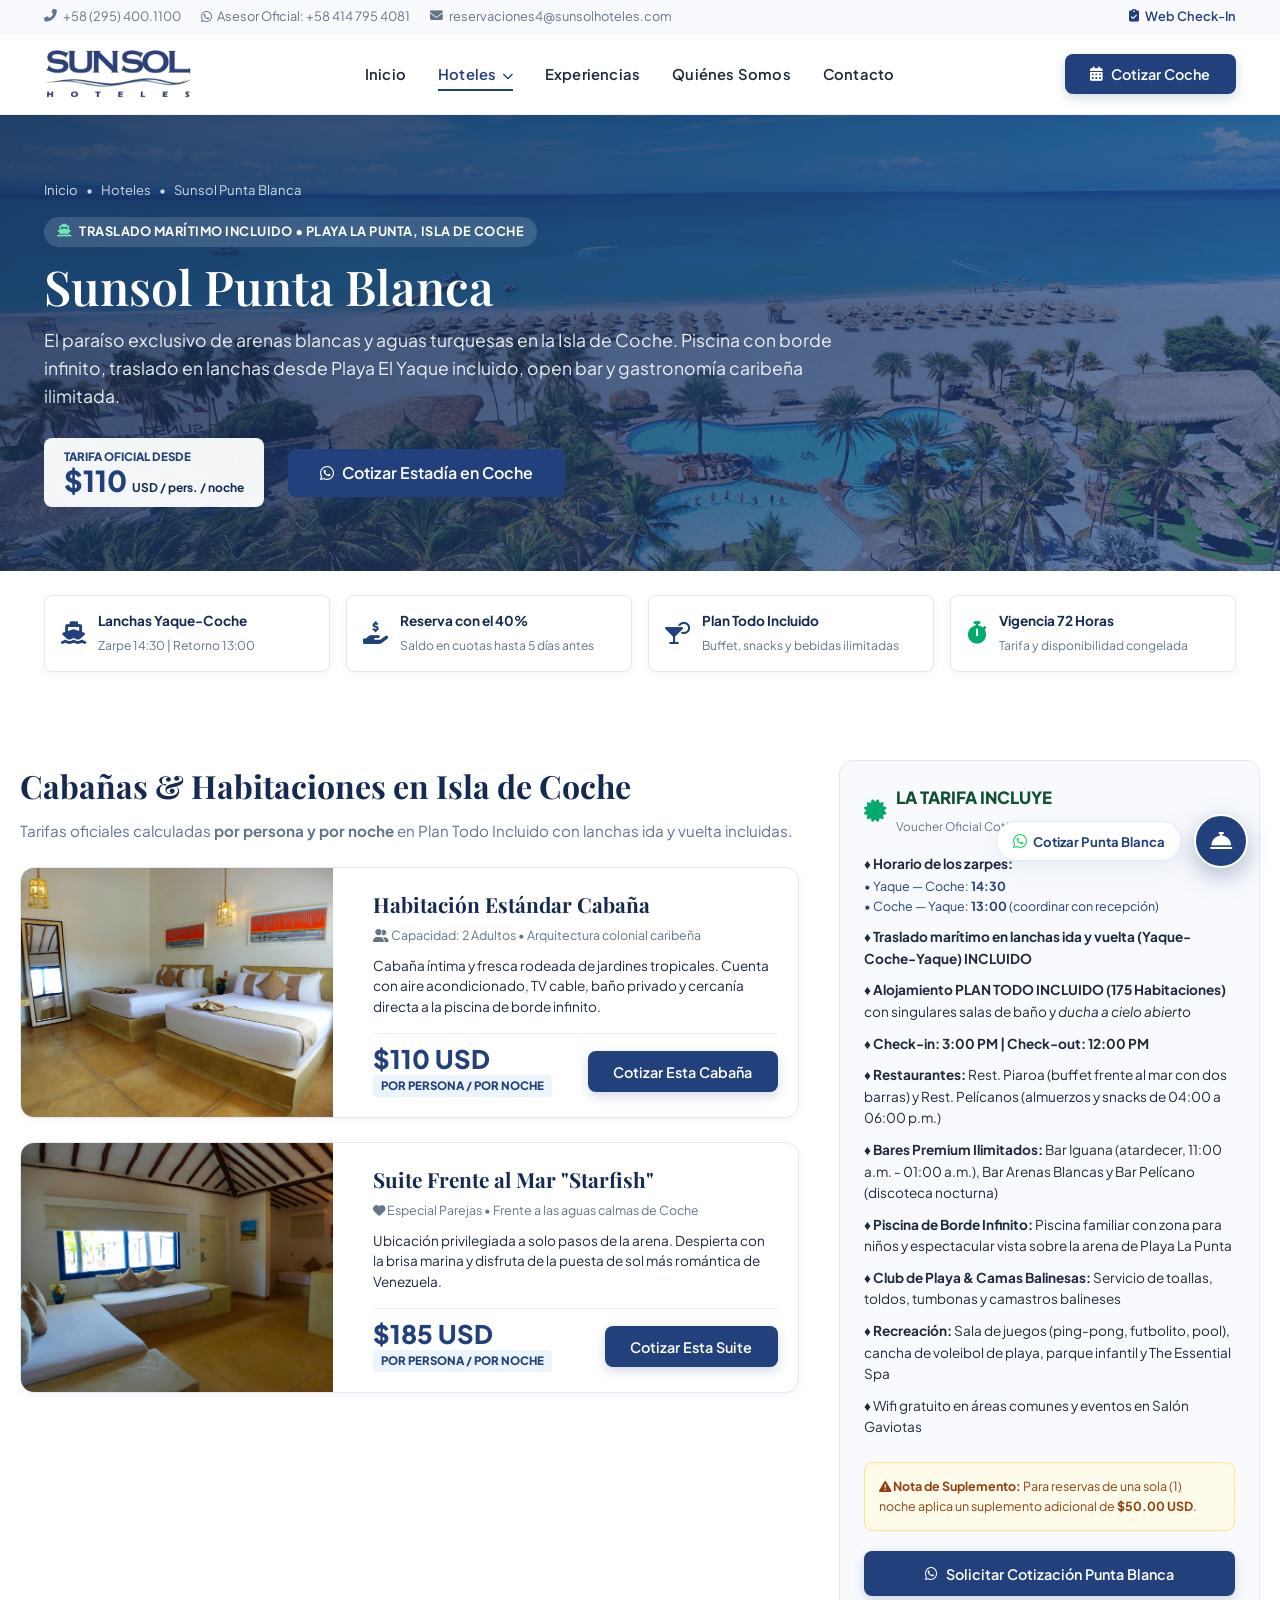
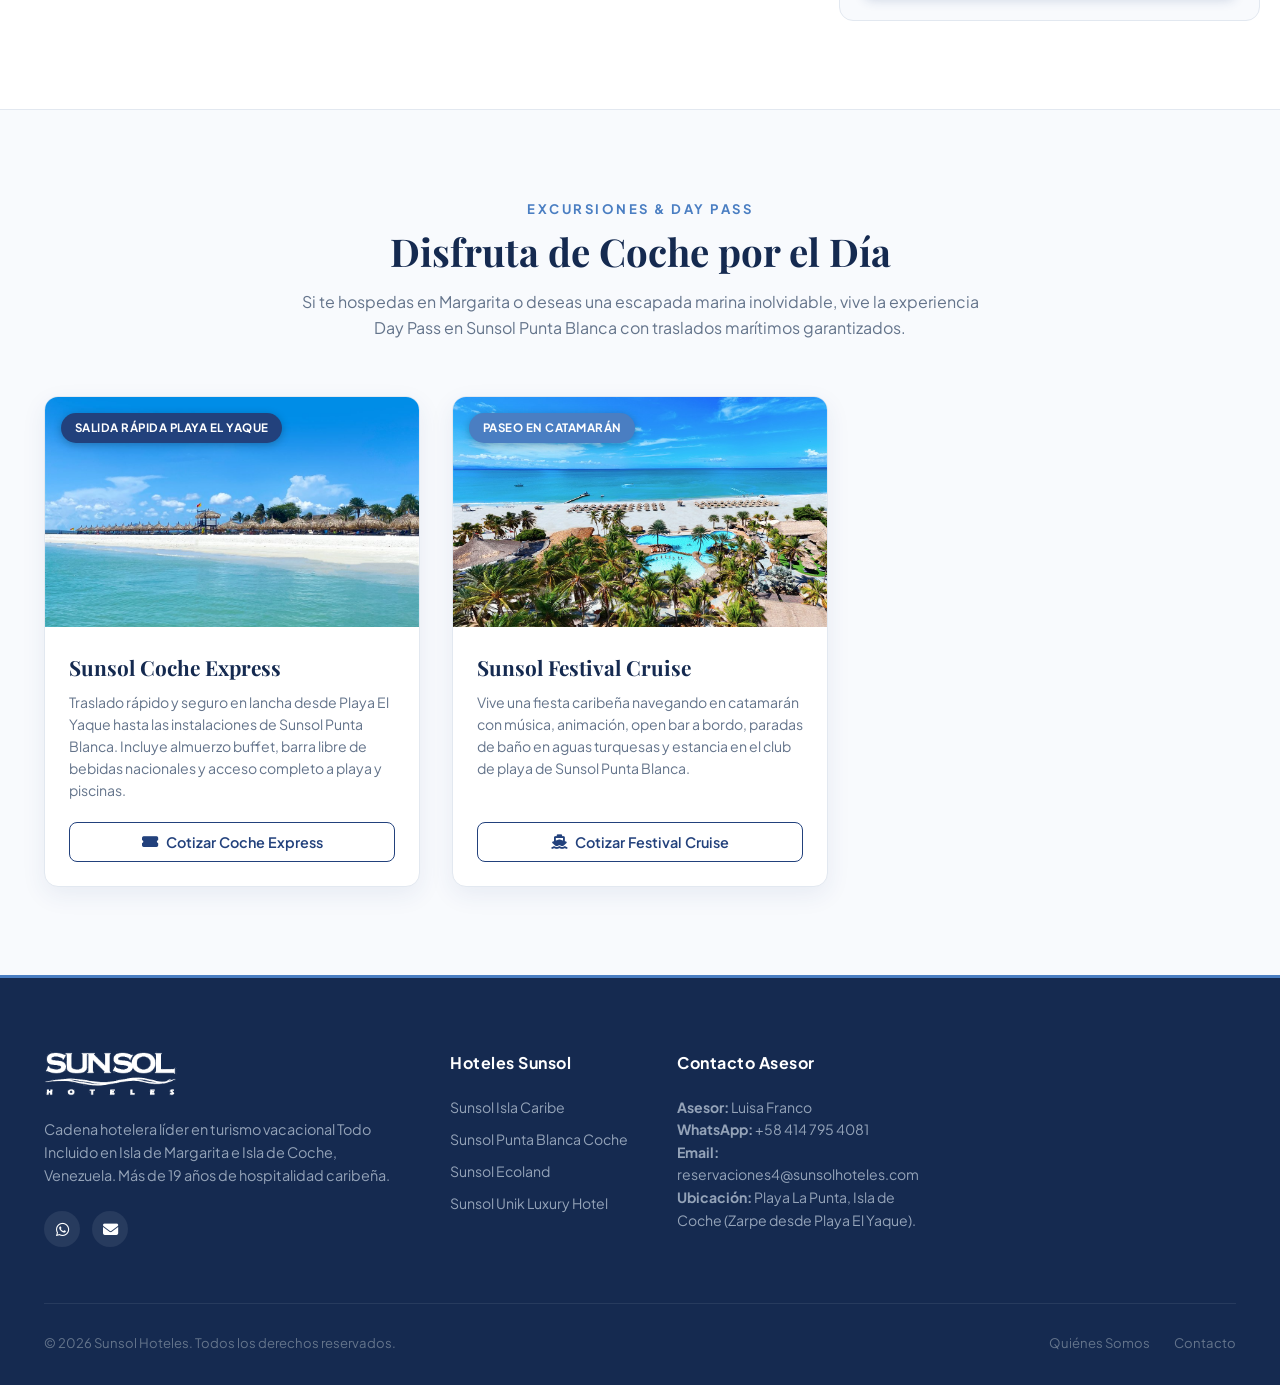
<file: punta-blanca.html>
<!DOCTYPE html>
<html lang="es">
<head>
  <meta charset="UTF-8">
  <meta name="viewport" content="width=device-width, initial-scale=1.0">
  <title>Sunsol Punta Blanca &bull; Resort Todo Incluido en Isla de Coche | Sunsol Hoteles</title>
  <meta name="description" content="Sunsol Punta Blanca en Isla de Coche. Plan Todo Incluido desde $110 USD por persona/noche. Traslado marítimo en lanchas ida y vuelta incluido, piscina infinita y arenas blancas.">
  <link rel="icon" type="image/png" href="assets/images/logo-sunsol-clean.png">
  <link rel="stylesheet" href="https://cdnjs.cloudflare.com/ajax/libs/font-awesome/6.4.0/css/all.min.css">
  <link rel="stylesheet" href="css/styles.css">
</head>
<body>

  <!-- 1. HEADER & TOPBAR -->
  <header class="site-header">
    <div class="header-top-info">
      <div class="container top-info-inner">
        <div class="top-contact-pills">
          <a href="tel:+582954001100"><i class="fas fa-phone-alt"></i> +58 (295) 400.1100</a>
          <a href="https://wa.me/584147954081" target="_blank"><i class="fab fa-whatsapp"></i> Asesor Oficial: +58 414 795 4081</a>
          <a href="mailto:reservaciones4@sunsolhoteles.com"><i class="fas fa-envelope"></i> reservaciones4@sunsolhoteles.com</a>
        </div>
        <div class="top-utilities">
          <a href="javascript:void(0)" onclick="openWebCheckInModal()" class="top-link-btn">
            <i class="fas fa-clipboard-check"></i> Web Check-In
          </a>
        </div>
      </div>
    </div>

    <div class="container">
      <div class="navbar-main">
        <a href="index.html" class="brand-logo-link">
          <img src="assets/images/logo-sunsol-clean.png" alt="Sunsol Hoteles" class="brand-logo-img">
        </a>

        <nav aria-label="Navegación del sitio">
          <ul class="nav-links-menu">
            <li class="nav-menu-item"><a href="index.html">Inicio</a></li>
            <li class="nav-menu-item nav-item-dropdown">
              <a href="index.html#hoteles" class="active dropdown-toggle" role="button" aria-expanded="false">Hoteles <i class="fas fa-chevron-down" style="font-size: 0.7rem; margin-left: 2px;"></i></a>
              <div class="nav-dropdown-menu">
                <a href="isla-caribe.html" class="dropdown-link-item">
                  <i class="fas fa-umbrella-beach"></i>
                  <div>
                    <div class="dropdown-link-title">Sunsol Isla Caribe</div>
                    <div class="dropdown-link-sub">Playa El Tirano &bull; Todo Incluido</div>
                  </div>
                </a>
                <a href="punta-blanca.html" class="dropdown-link-item" style="background: var(--sunsol-wave-light);">
                  <i class="fas fa-ship"></i>
                  <div>
                    <div class="dropdown-link-title">Sunsol Punta Blanca</div>
                    <div class="dropdown-link-sub">Isla de Coche &bull; Traslado Incluido</div>
                  </div>
                </a>
                <a href="ecoland.html" class="dropdown-link-item">
                  <i class="fas fa-water"></i>
                  <div>
                    <div class="dropdown-link-title">Sunsol Ecoland</div>
                    <div class="dropdown-link-sub">Playa Puerto Cruz &amp; Laguna</div>
                  </div>
                </a>
                <a href="unik.html" class="dropdown-link-item">
                  <i class="fas fa-gem"></i>
                  <div>
                    <div class="dropdown-link-title">Sunsol Unik Luxury</div>
                    <div class="dropdown-link-sub">Pampatar &bull; Confort Urbano</div>
                  </div>
                </a>
              </div>
            </li>
            <li class="nav-menu-item"><a href="experiencias.html">Experiencias</a></li>
            <li class="nav-menu-item"><a href="quienes-somos.html">Quiénes Somos</a></li>
            <li class="nav-menu-item"><a href="contacto.html">Contacto</a></li>

            <!-- Acciones exclusivas del Menú Móvil -->
            <li class="mobile-drawer-extra">
              <div class="mobile-drawer-utilities">
                <button class="mobile-util-btn" onclick="openDayPassModal(); closeMobileMenu();">
                  <i class="fas fa-ticket-alt"></i> Day Pass
                </button>
                <button class="mobile-util-btn" onclick="openWebCheckInModal(); closeMobileMenu();">
                  <i class="fas fa-file-signature"></i> Web Check-In
                </button>
              </div>
              <button class="btn-sunsol-primary mobile-drawer-cta" onclick="openBookingModal('punta-blanca'); closeMobileMenu();">
                <i class="fas fa-calendar-alt"></i> Cotizar Punta Blanca Coche
              </button>
              <a href="https://wa.me/584123007867" target="_blank" class="mobile-drawer-whatsapp">
                <i class="fab fa-whatsapp"></i> WhatsApp: +58 412 300 7867
              </a>
            </li>
          </ul>
        </nav>

        <div class="nav-actions-group">
          <button class="btn-sunsol-primary" onclick="openBookingModal('punta-blanca')">
            <i class="fas fa-calendar-alt"></i> Cotizar Coche
          </button>
          <button class="mobile-nav-toggle" aria-label="Abrir Menú">
            <i class="fas fa-bars"></i>
          </button>
        </div>
      </div>
    </div>
  </header>

  <!-- 2. HERO BANNER DE HOTEL -->
  <section class="page-hero-banner" style="background-image: url('assets/images/punta-blanca-hero.jpg');">
    <div class="container">
      <div class="page-hero-content">
        <div class="breadcrumbs-bar">
          <a href="index.html">Inicio</a> &bull; <a href="index.html#hoteles">Hoteles</a> &bull; <span>Sunsol Punta Blanca</span>
        </div>
        <div style="display: inline-flex; align-items: center; gap: 0.5rem; background: rgba(255,255,255,0.15); backdrop-filter: blur(8px); padding: 0.3rem 0.8rem; border-radius: var(--radius-full); font-size: 0.8rem; font-weight: 700; letter-spacing: 0.5px; margin-bottom: 0.75rem;">
          <i class="fas fa-ship" style="color: #6ee7b7;"></i> TRASLADO MARÍTIMO INCLUIDO &bull; PLAYA LA PUNTA, ISLA DE COCHE
        </div>
        <h1 class="page-hero-title">Sunsol Punta Blanca</h1>
        <p class="page-hero-subtitle">
          El paraíso exclusivo de arenas blancas y aguas turquesas en la Isla de Coche. Piscina con borde infinito, traslado en lanchas desde Playa El Yaque incluido, open bar y gastronomía caribeña ilimitada.
        </p>

        <div style="display: flex; align-items: center; gap: 1.5rem; margin-top: 1.75rem; flex-wrap: wrap;">
          <div style="background: rgba(255,255,255,0.95); color: var(--sunsol-blue-dark); padding: 0.6rem 1.25rem; border-radius: var(--radius-sm);">
            <span style="font-size: 0.72rem; text-transform: uppercase; font-weight: 800; display: block; color: var(--sunsol-blue);">Tarifa Oficial Desde</span>
            <div style="display: flex; align-items: baseline; gap: 0.3rem;">
              <strong style="font-size: 1.8rem; font-weight: 800; color: var(--sunsol-blue); line-height: 1;">$110</strong>
              <span style="font-size: 0.75rem; font-weight: 700;">USD / pers. / noche</span>
            </div>
          </div>

          <button class="btn-sunsol-primary" onclick="openBookingModal('punta-blanca')" style="padding: 0.85rem 2rem; font-size: 1rem;">
            <i class="fab fa-whatsapp"></i> Cotizar Estadía en Coche
          </button>
        </div>
      </div>
    </div>
  </section>

  <!-- 3. CINTILLO OFICIAL DE CONDICIONES Y GARANTÍAS SUNSOL -->
  <div class="container" style="margin-top: 1.5rem;">
    <div class="guarantee-strip-grid">
      <div style="display: flex; align-items: center; gap: 0.75rem; background: #FFFFFF; padding: 0.85rem 1rem; border-radius: var(--radius-sm); border: 1px solid var(--border-color); box-shadow: var(--shadow-sm);">
        <i class="fas fa-ship" style="color: var(--sunsol-blue); font-size: 1.4rem;"></i>
        <div>
          <strong style="color: var(--sunsol-blue-dark); font-size: 0.85rem; display: block;">Lanchas Yaque-Coche</strong>
          <span style="color: var(--text-muted); font-size: 0.76rem;">Zarpe 14:30 | Retorno 13:00</span>
        </div>
      </div>
      <div style="display: flex; align-items: center; gap: 0.75rem; background: #FFFFFF; padding: 0.85rem 1rem; border-radius: var(--radius-sm); border: 1px solid var(--border-color); box-shadow: var(--shadow-sm);">
        <i class="fas fa-hand-holding-usd" style="color: var(--sunsol-blue); font-size: 1.4rem;"></i>
        <div>
          <strong style="color: var(--sunsol-blue-dark); font-size: 0.85rem; display: block;">Reserva con el 40%</strong>
          <span style="color: var(--text-muted); font-size: 0.76rem;">Saldo en cuotas hasta 5 días antes</span>
        </div>
      </div>
      <div style="display: flex; align-items: center; gap: 0.75rem; background: #FFFFFF; padding: 0.85rem 1rem; border-radius: var(--radius-sm); border: 1px solid var(--border-color); box-shadow: var(--shadow-sm);">
        <i class="fas fa-cocktail" style="color: var(--sunsol-blue); font-size: 1.4rem;"></i>
        <div>
          <strong style="color: var(--sunsol-blue-dark); font-size: 0.85rem; display: block;">Plan Todo Incluido</strong>
          <span style="color: var(--text-muted); font-size: 0.76rem;">Buffet, snacks y bebidas ilimitadas</span>
        </div>
      </div>
      <div style="display: flex; align-items: center; gap: 0.75rem; background: #FFFFFF; padding: 0.85rem 1rem; border-radius: var(--radius-sm); border: 1px solid var(--border-color); box-shadow: var(--shadow-sm);">
        <i class="fas fa-stopwatch" style="color: #00AA6C; font-size: 1.4rem;"></i>
        <div>
          <strong style="color: var(--sunsol-blue-dark); font-size: 0.85rem; display: block;">Vigencia 72 Horas</strong>
          <span style="color: var(--text-muted); font-size: 0.76rem;">Tarifa y disponibilidad congelada</span>
        </div>
      </div>
    </div>
  </div>

  <!-- 4. CONTENIDO PRINCIPAL: HABITACIONES & VOUCHER INCLUSIONES -->
  <main class="container section-spacious">
    <div class="sidebar-layout-grid">
      <div>
        <h2 style="font-family: var(--font-serif); font-size: 2rem; color: var(--sunsol-blue-dark); margin-bottom: 0.5rem;">
          Cabañas &amp; Habitaciones en Isla de Coche
        </h2>
        <p style="color: var(--text-muted); font-size: 0.95rem; margin-bottom: 1.5rem;">
          Tarifas oficiales calculadas <strong>por persona y por noche</strong> en Plan Todo Incluido con lanchas ida y vuelta incluidas.
        </p>

        <div style="display: flex; flex-direction: column; gap: 1.5rem;">
          <!-- Habitación 1 -->
          <div style="display: flex; gap: 1.25rem; background: #FFFFFF; border: 1px solid var(--border-color); border-radius: var(--radius-md); overflow: hidden; box-shadow: var(--shadow-sm); flex-wrap: wrap;">
            <div style="flex: 1 1 240px; min-height: 180px;">
              <img src="assets/images/punta-blanca-room-double.jpg" alt="Habitación Estándar Coche" style="width: 100%; height: 100%; object-fit: cover;">
            </div>
            <div style="flex: 2 1 300px; padding: 1.25rem; display: flex; flex-direction: column; justify-content: space-between;">
              <div>
                <h3 style="font-family: var(--font-serif); font-size: 1.3rem; color: var(--sunsol-blue-dark);">Habitación Estándar Cabaña</h3>
                <div style="font-size: 0.78rem; color: var(--text-muted); margin: 0.3rem 0 0.6rem;">
                  <i class="fas fa-user-friends"></i> Capacidad: 2 Adultos &bull; Arquitectura colonial caribeña
                </div>
                <p style="font-size: 0.85rem; color: var(--text-main); line-height: 1.5;">
                  Cabaña íntima y fresca rodeada de jardines tropicales. Cuenta con aire acondicionado, TV cable, baño privado y cercanía directa a la piscina de borde infinito.
                </p>
              </div>
              <div class="room-pricing-row">
                <div>
                  <div style="font-size: 1.6rem; font-weight: 800; color: var(--sunsol-blue); line-height: 1;">$110 USD</div>
                  <span class="price-unit-tag">POR PERSONA / POR NOCHE</span>
                </div>
                <button class="btn-sunsol-primary" onclick="openBookingModal('punta-blanca')">
                  Cotizar Esta Cabaña
                </button>
              </div>
            </div>
          </div>

          <!-- Habitación 2 -->
          <div style="display: flex; gap: 1.25rem; background: #FFFFFF; border: 1px solid var(--border-color); border-radius: var(--radius-md); overflow: hidden; box-shadow: var(--shadow-sm); flex-wrap: wrap;">
            <div style="flex: 1 1 240px; min-height: 180px;">
              <img src="assets/images/punta-blanca-room-suite.jpg" alt="Suite Frente al Mar" style="width: 100%; height: 100%; object-fit: cover;">
            </div>
            <div style="flex: 2 1 300px; padding: 1.25rem; display: flex; flex-direction: column; justify-content: space-between;">
              <div>
                <h3 style="font-family: var(--font-serif); font-size: 1.3rem; color: var(--sunsol-blue-dark);">Suite Frente al Mar "Starfish"</h3>
                <div style="font-size: 0.78rem; color: var(--text-muted); margin: 0.3rem 0 0.6rem;">
                  <i class="fas fa-heart"></i> Especial Parejas &bull; Frente a las aguas calmas de Coche
                </div>
                <p style="font-size: 0.85rem; color: var(--text-main); line-height: 1.5;">
                  Ubicación privilegiada a solo pasos de la arena. Despierta con la brisa marina y disfruta de la puesta de sol más romántica de Venezuela.
                </p>
              </div>
              <div class="room-pricing-row">
                <div>
                  <div style="font-size: 1.6rem; font-weight: 800; color: var(--sunsol-blue); line-height: 1;">$185 USD</div>
                  <span class="price-unit-tag">POR PERSONA / POR NOCHE</span>
                </div>
                <button class="btn-sunsol-primary" onclick="openBookingModal('punta-blanca')">
                  Cotizar Esta Suite
                </button>
              </div>
            </div>
          </div>
        </div>
      </div>

      <!-- SIDEBAR: VOUCHER OFICIAL #55315 -->
      <div>
        <div style="background: var(--bg-soft); border: 1.5px solid var(--border-color); border-radius: var(--radius-md); padding: 1.5rem; position: sticky; top: 100px;">
          <div style="display: flex; align-items: center; gap: 0.6rem; margin-bottom: 1rem;">
            <i class="fas fa-certificate" style="color: #00AA6C; font-size: 1.4rem;"></i>
            <div>
              <h3 style="font-size: 1.05rem; font-weight: 800; color: #0F5132; text-transform: uppercase;">
                La Tarifa Incluye
              </h3>
              <span style="font-size: 0.74rem; color: var(--text-muted);">Voucher Oficial Cotización #55315</span>
            </div>
          </div>

          <ul style="list-style: none; display: flex; flex-direction: column; gap: 0.6rem; font-size: 0.85rem; color: var(--text-main); margin-bottom: 1.5rem;">
            <li>&diams; <strong>Horario de los zarpes:</strong>
              <div style="font-size: 0.78rem; color: var(--sunsol-blue); margin-top: 2px;">
                &bull; Yaque — Coche: <strong>14:30</strong><br>
                &bull; Coche — Yaque: <strong>13:00</strong> (coordinar con recepción)
              </div>
            </li>
            <li>&diams; <strong>Traslado marítimo en lanchas ida y vuelta (Yaque-Coche-Yaque) INCLUIDO</strong></li>
            <li>&diams; <strong>Alojamiento PLAN TODO INCLUIDO (175 Habitaciones)</strong> con singulares salas de baño y <em>ducha a cielo abierto</em></li>
            <li>&diams; <strong>Check-in: 3:00 PM | Check-out: 12:00 PM</strong></li>
            <li>&diams; <strong>Restaurantes:</strong> Rest. Piaroa (buffet frente al mar con dos barras) y Rest. Pelícanos (almuerzos y snacks de 04:00 a 06:00 p.m.)</li>
            <li>&diams; <strong>Bares Premium Ilimitados:</strong> Bar Iguana (atardecer, 11:00 a.m. - 01:00 a.m.), Bar Arenas Blancas y Bar Pelícano (discoteca nocturna)</li>
            <li>&diams; <strong>Piscina de Borde Infinito:</strong> Piscina familiar con zona para niños y espectacular vista sobre la arena de Playa La Punta</li>
            <li>&diams; <strong>Club de Playa &amp; Camas Balinesas:</strong> Servicio de toallas, toldos, tumbonas y camastros balineses</li>
            <li>&diams; <strong>Recreación:</strong> Sala de juegos (ping-pong, futbolito, pool), cancha de voleibol de playa, parque infantil y The Essential Spa</li>
            <li>&diams; Wifi gratuito en áreas comunes y eventos en Salón Gaviotas</li>
          </ul>

          <div style="background: #FFFBEB; border: 1px solid #FDE68A; padding: 0.85rem; border-radius: var(--radius-sm); margin-bottom: 1.25rem; font-size: 0.78rem; color: #92400E;">
            <strong><i class="fas fa-exclamation-triangle"></i> Nota de Suplemento:</strong> Para reservas de una sola (1) noche aplica un suplemento adicional de <strong>$50.00 USD</strong>.
          </div>

          <button class="btn-sunsol-primary" onclick="openBookingModal('punta-blanca')" style="width: 100%; justify-content: center; padding: 0.85rem;">
            <i class="fab fa-whatsapp"></i> Solicitar Cotización Punta Blanca
          </button>
        </div>
      </div>
    </div>
  </main>

  <!-- SECCIÓN OFICIAL: DAY PASS & TRASLADOS MARÍTIMOS A COCHE -->
  <section class="section-spacious section-soft-bg" style="border-top: 1px solid var(--border-color);">
    <div class="container">
      <div class="section-head-center">
        <span class="section-tagline">Excursiones &amp; Day Pass</span>
        <h2 class="section-main-title">Disfruta de Coche por el Día</h2>
        <p class="section-description">
          Si te hospedas en Margarita o deseas una escapada marina inolvidable, vive la experiencia Day Pass en Sunsol Punta Blanca con traslados marítimos garantizados.
        </p>
      </div>

      <div class="experiences-trio-grid">
        <!-- Tarjeta Coche Express -->
        <div style="background: white; border-radius: var(--radius-md); overflow: hidden; box-shadow: var(--shadow-md); border: 1px solid var(--border-color); display: flex; flex-direction: column;">
          <div style="position: relative; overflow: hidden; height: 230px;">
            <img src="assets/images/exp-coche-beachclub.jpg" alt="Sunsol Coche Express" style="width: 100%; height: 100%; object-fit: cover; object-position: center;">
            <span style="position: absolute; top: 1rem; left: 1rem; background: var(--sunsol-blue); color: white; padding: 0.35rem 0.85rem; font-size: 0.72rem; font-weight: 700; border-radius: var(--radius-full); text-transform: uppercase; letter-spacing: 0.5px; box-shadow: 0 2px 8px rgba(0,0,0,0.25);">
              Salida Rápida Playa El Yaque
            </span>
          </div>
          <div style="padding: 1.5rem; display: flex; flex-direction: column; flex-grow: 1;">
            <h3 style="font-family: var(--font-serif); font-size: 1.3rem; color: var(--sunsol-blue-dark); margin-bottom: 0.5rem;">Sunsol Coche Express</h3>
            <p style="font-size: 0.88rem; color: var(--text-muted); line-height: 1.55; margin-bottom: 1.25rem;">
              Traslado rápido y seguro en lancha desde Playa El Yaque hasta las instalaciones de Sunsol Punta Blanca. Incluye almuerzo buffet, barra libre de bebidas nacionales y acceso completo a playa y piscinas.
            </p>
            <button class="btn-sunsol-secondary" onclick="openBookingModal('punta-blanca')" style="margin-top: auto; width: 100%; justify-content: center;">
              <i class="fas fa-ticket-alt"></i> Cotizar Coche Express
            </button>
          </div>
        </div>

        <!-- Tarjeta Festival Cruise -->
        <div style="background: white; border-radius: var(--radius-md); overflow: hidden; box-shadow: var(--shadow-md); border: 1px solid var(--border-color); display: flex; flex-direction: column;">
          <div style="position: relative; overflow: hidden; height: 230px;">
            <img src="assets/images/exp-coche-aerial.jpg" alt="Sunsol Festival Cruise Catamarán" style="width: 100%; height: 100%; object-fit: cover; object-position: center;">
            <span style="position: absolute; top: 1rem; left: 1rem; background: var(--sunsol-wave); color: white; padding: 0.35rem 0.85rem; font-size: 0.72rem; font-weight: 700; border-radius: var(--radius-full); text-transform: uppercase; letter-spacing: 0.5px; box-shadow: 0 2px 8px rgba(0,0,0,0.25);">
              Paseo en Catamarán
            </span>
          </div>
          <div style="padding: 1.5rem; display: flex; flex-direction: column; flex-grow: 1;">
            <h3 style="font-family: var(--font-serif); font-size: 1.3rem; color: var(--sunsol-blue-dark); margin-bottom: 0.5rem;">Sunsol Festival Cruise</h3>
            <p style="font-size: 0.88rem; color: var(--text-muted); line-height: 1.55; margin-bottom: 1.25rem;">
              Vive una fiesta caribeña navegando en catamarán con música, animación, open bar a bordo, paradas de baño en aguas turquesas y estancia en el club de playa de Sunsol Punta Blanca.
            </p>
            <button class="btn-sunsol-secondary" onclick="openBookingModal('punta-blanca')" style="margin-top: auto; width: 100%; justify-content: center;">
              <i class="fas fa-ship"></i> Cotizar Festival Cruise
            </button>
          </div>
        </div>
      </div>
    </div>
  </section>

  <!-- 5. FOOTER CORPORATIVO -->
  <footer class="footer-corporate">
    <div class="container">
      <div class="footer-top-row">
        <div class="footer-brand-col">
          <img src="assets/images/logo-sunsol-white.png" alt="Sunsol Hoteles">
          <p>
            Cadena hotelera líder en turismo vacacional Todo Incluido en Isla de Margarita e Isla de Coche, Venezuela. Más de 19 años de hospitalidad caribeña.
          </p>
          <div class="footer-social-links">
            <a href="https://wa.me/584147954081" target="_blank" class="footer-social-btn" aria-label="WhatsApp"><i class="fab fa-whatsapp"></i></a>
            <a href="mailto:reservaciones4@sunsolhoteles.com" class="footer-social-btn" aria-label="Email"><i class="fas fa-envelope"></i></a>
          </div>
        </div>

        <div>
          <h4 class="footer-col-title">Hoteles Sunsol</h4>
          <ul class="footer-nav-list">
            <li><a href="isla-caribe.html">Sunsol Isla Caribe</a></li>
            <li><a href="punta-blanca.html">Sunsol Punta Blanca Coche</a></li>
            <li><a href="ecoland.html">Sunsol Ecoland</a></li>
            <li><a href="unik.html">Sunsol Unik Luxury Hotel</a></li>
          </ul>
        </div>

        <div>
          <h4 class="footer-col-title">Contacto Asesor</h4>
          <div style="font-size: 0.88rem; line-height: 1.6; color: #94A3B8;">
            <p><strong>Asesor:</strong> Luisa Franco</p>
            <p><strong>WhatsApp:</strong> +58 414 795 4081</p>
            <p><strong>Email:</strong> reservaciones4@sunsolhoteles.com</p>
            <p><strong>Ubicación:</strong> Playa La Punta, Isla de Coche (Zarpe desde Playa El Yaque).</p>
          </div>
        </div>
      </div>

      <div class="footer-bottom-bar">
        <div>
          &copy; 2026 Sunsol Hoteles. Todos los derechos reservados.
        </div>
        <div style="display: flex; gap: 1.5rem;">
          <a href="quienes-somos.html">Quiénes Somos</a>
          <a href="contacto.html">Contacto</a>
        </div>
      </div>
    </div>
  </footer>

  <!-- CONSERJE FLOTANTE -->
  <div class="concierge-float-trigger" onclick="openBookingModal('punta-blanca')" title="Consultar disponibilidad en Coche">
    <div class="concierge-pill-text">
      <i class="fab fa-whatsapp" style="color: #25D366; font-size: 1rem;"></i>
      <span>Cotizar Punta Blanca</span>
    </div>
    <div class="concierge-icon-circle">
      <i class="fas fa-concierge-bell"></i>
    </div>
  </div>

  <!-- MODAL DE COTIZACIÓN -->
  <div class="modal-backdrop" id="app-modal" role="dialog" aria-modal="true">
    <div class="modal-dialog">
      <div class="modal-header">
        <div style="display: flex; align-items: center; gap: 0.75rem;">
          <img src="assets/images/logo-sunsol-white.png" alt="Sunsol Hoteles" style="height: 28px; width: auto; object-fit: contain;">
          <h3 id="modal-title" style="margin: 0; font-size: 1.15rem; font-weight: 700;">Detalles</h3>
        </div>
        <button class="modal-close" id="modal-close-btn" aria-label="Cerrar">&times;</button>
      </div>
      <div class="modal-body" id="modal-body-content"></div>
    </div>
  </div>
  <script src="js/html2pdf.bundle.min.js"></script>
  <script src="js/app.min.js"></script>
</body>
</html>
</file>
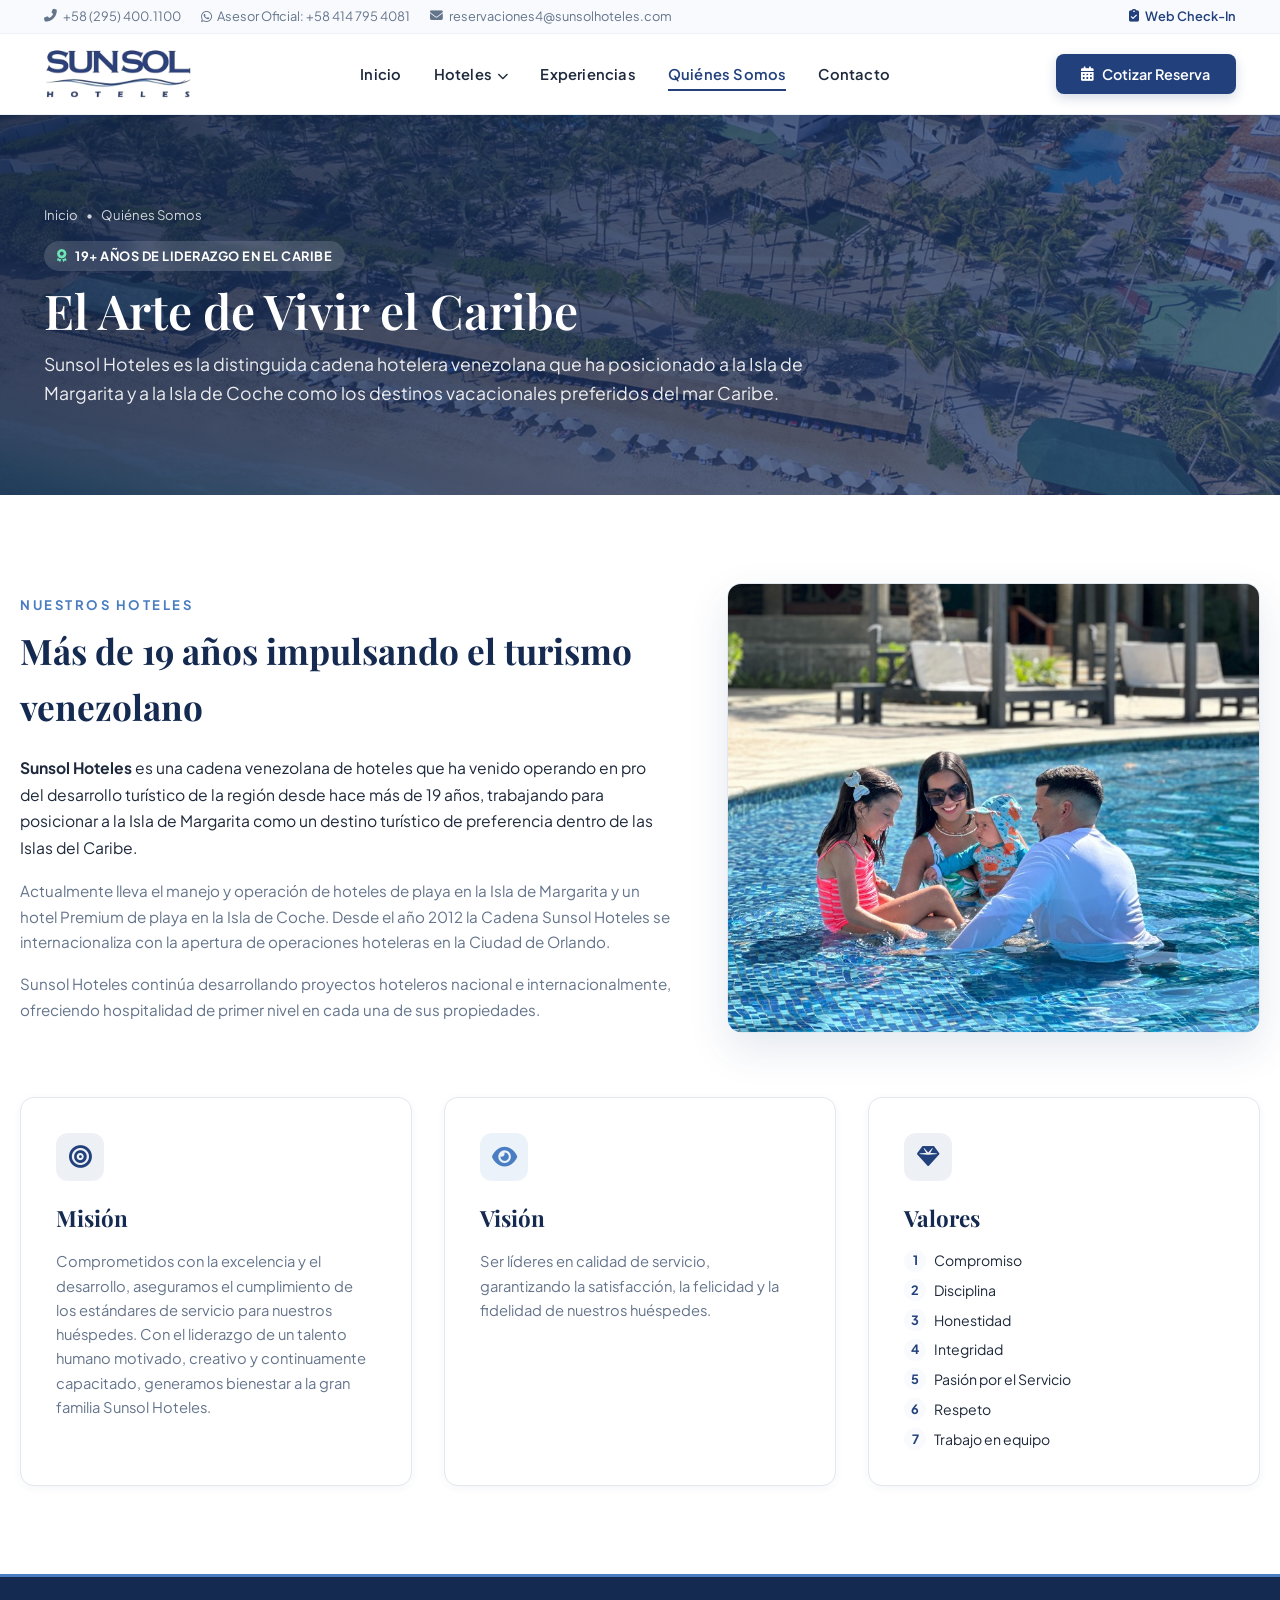
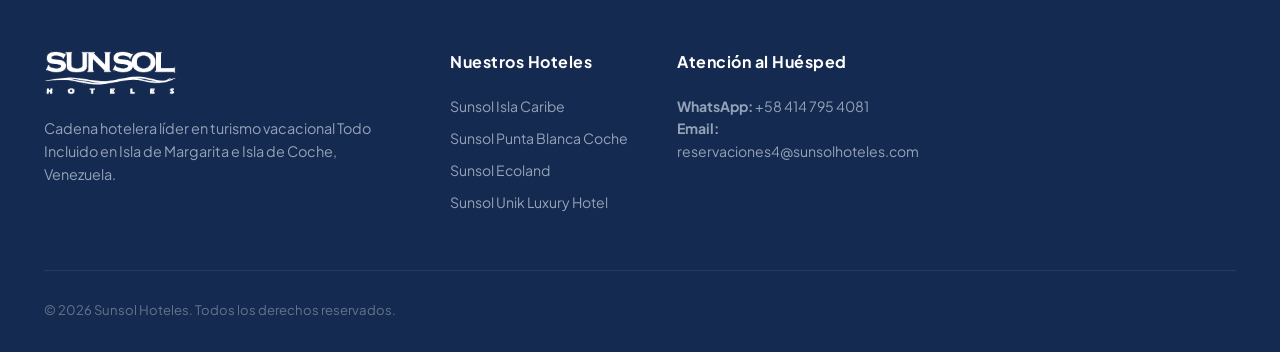
<file: quienes-somos.html>
<!DOCTYPE html>
<html lang="es">
<head>
  <meta charset="UTF-8">
  <meta name="viewport" content="width=device-width, initial-scale=1.0">
  <title>Quiénes Somos &bull; 19+ Años de Hospitalidad Caribeña | Sunsol Hoteles</title>
  <meta name="description" content="Conoce la historia, misión, visión y valores de Sunsol Hoteles, la cadena hotelera líder en turismo vacacional Todo Incluido en Isla de Margarita e Isla de Coche.">
  <link rel="icon" type="image/png" href="assets/images/logo-sunsol-clean.png">
  <link rel="stylesheet" href="https://cdnjs.cloudflare.com/ajax/libs/font-awesome/6.4.0/css/all.min.css">
  <link rel="stylesheet" href="css/styles.css">
</head>
<body>

  <!-- HEADER -->
  <header class="site-header">
    <div class="header-top-info">
      <div class="container top-info-inner">
        <div class="top-contact-pills">
          <a href="tel:+582954001100"><i class="fas fa-phone-alt"></i> +58 (295) 400.1100</a>
          <a href="https://wa.me/584147954081" target="_blank"><i class="fab fa-whatsapp"></i> Asesor Oficial: +58 414 795 4081</a>
          <a href="mailto:reservaciones4@sunsolhoteles.com"><i class="fas fa-envelope"></i> reservaciones4@sunsolhoteles.com</a>
        </div>
        <div class="top-utilities">
          <a href="javascript:void(0)" onclick="openWebCheckInModal()" class="top-link-btn">
            <i class="fas fa-clipboard-check"></i> Web Check-In
          </a>
        </div>
      </div>
    </div>

    <div class="container">
      <div class="navbar-main">
        <a href="index.html" class="brand-logo-link">
          <img src="assets/images/logo-sunsol-clean.png" alt="Sunsol Hoteles" class="brand-logo-img">
        </a>

        <nav aria-label="Navegación del sitio">
          <ul class="nav-links-menu">
            <li class="nav-menu-item"><a href="index.html">Inicio</a></li>
            <li class="nav-menu-item nav-item-dropdown">
              <a href="index.html#hoteles" class="dropdown-toggle" role="button" aria-expanded="false">Hoteles <i class="fas fa-chevron-down" style="font-size: 0.7rem; margin-left: 2px;"></i></a>
              <div class="nav-dropdown-menu">
                <a href="isla-caribe.html" class="dropdown-link-item">
                  <i class="fas fa-umbrella-beach"></i>
                  <div>
                    <div class="dropdown-link-title">Sunsol Isla Caribe</div>
                    <div class="dropdown-link-sub">Playa El Tirano &bull; Todo Incluido</div>
                  </div>
                </a>
                <a href="punta-blanca.html" class="dropdown-link-item">
                  <i class="fas fa-ship"></i>
                  <div>
                    <div class="dropdown-link-title">Sunsol Punta Blanca</div>
                    <div class="dropdown-link-sub">Isla de Coche &bull; Traslado Incluido</div>
                  </div>
                </a>
                <a href="ecoland.html" class="dropdown-link-item">
                  <i class="fas fa-water"></i>
                  <div>
                    <div class="dropdown-link-title">Sunsol Ecoland</div>
                    <div class="dropdown-link-sub">Playa Puerto Cruz &amp; Laguna</div>
                  </div>
                </a>
                <a href="unik.html" class="dropdown-link-item">
                  <i class="fas fa-gem"></i>
                  <div>
                    <div class="dropdown-link-title">Sunsol Unik Luxury</div>
                    <div class="dropdown-link-sub">Pampatar &bull; Confort Urbano</div>
                  </div>
                </a>
              </div>
            </li>
            <li class="nav-menu-item"><a href="experiencias.html">Experiencias</a></li>
            <li class="nav-menu-item"><a href="quienes-somos.html" class="active">Quiénes Somos</a></li>
            <li class="nav-menu-item"><a href="contacto.html">Contacto</a></li>

            <!-- Acciones exclusivas del Menú Móvil -->
            <li class="mobile-drawer-extra">
              <div class="mobile-drawer-utilities">
                <button class="mobile-util-btn" onclick="openDayPassModal(); closeMobileMenu();">
                  <i class="fas fa-ticket-alt"></i> Day Pass
                </button>
                <button class="mobile-util-btn" onclick="openWebCheckInModal(); closeMobileMenu();">
                  <i class="fas fa-file-signature"></i> Web Check-In
                </button>
              </div>
              <button class="btn-sunsol-primary mobile-drawer-cta" onclick="openBookingModal(); closeMobileMenu();">
                <i class="fas fa-calendar-alt"></i> Cotizar Reserva Oficial
              </button>
              <a href="https://wa.me/584123007867" target="_blank" class="mobile-drawer-whatsapp">
                <i class="fab fa-whatsapp"></i> WhatsApp: +58 412 300 7867
              </a>
            </li>
          </ul>
        </nav>

        <div class="nav-actions-group">
          <button class="btn-sunsol-primary" onclick="openBookingModal()">
            <i class="fas fa-calendar-alt"></i> Cotizar Reserva
          </button>
          <button class="mobile-nav-toggle" aria-label="Abrir Menú">
            <i class="fas fa-bars"></i>
          </button>
        </div>
      </div>
    </div>
  </header>

  <!-- HERO BANNER -->
  <section class="page-hero-banner" style="background-image: url('assets/images/isla-caribe-hero.jpg');">
    <div class="container">
      <div class="page-hero-content">
        <div class="breadcrumbs-bar">
          <a href="index.html">Inicio</a> &bull; <span>Quiénes Somos</span>
        </div>
        <div style="display: inline-flex; align-items: center; gap: 0.5rem; background: rgba(255,255,255,0.15); backdrop-filter: blur(8px); padding: 0.3rem 0.8rem; border-radius: var(--radius-full); font-size: 0.8rem; font-weight: 700; letter-spacing: 0.5px; margin-bottom: 0.75rem;">
          <i class="fas fa-award" style="color: #6ee7b7;"></i> 19+ AÑOS DE LIDERAZGO EN EL CARIBE
        </div>
        <h1 class="page-hero-title">El Arte de Vivir el Caribe</h1>
        <p class="page-hero-subtitle">
          Sunsol Hoteles es la distinguida cadena hotelera venezolana que ha posicionado a la Isla de Margarita y a la Isla de Coche como los destinos vacacionales preferidos del mar Caribe.
        </p>
      </div>
    </div>
  </section>

  <!-- HISTORIA & PILARES OFICIALES -->
  <main class="container section-spacious">
    <div class="about-history-grid">
      <div>
        <span class="section-tagline">Nuestros Hoteles</span>
        <h2 style="font-family: var(--font-serif); font-size: 2.2rem; color: var(--sunsol-blue-dark); margin: 0.4rem 0 1.25rem;">
          Más de 19 años impulsando el turismo venezolano
        </h2>
        <p style="color: var(--text-main); font-size: 0.98rem; line-height: 1.7; margin-bottom: 1rem;">
          <strong>Sunsol Hoteles</strong> es una cadena venezolana de hoteles que ha venido operando en pro del desarrollo turístico de la región desde hace más de 19 años, trabajando para posicionar a la Isla de Margarita como un destino turístico de preferencia dentro de las Islas del Caribe.
        </p>
        <p style="color: var(--text-muted); font-size: 0.95rem; line-height: 1.7; margin-bottom: 1rem;">
          Actualmente lleva el manejo y operación de hoteles de playa en la Isla de Margarita y un hotel Premium de playa en la Isla de Coche. Desde el año 2012 la Cadena Sunsol Hoteles se internacionaliza con la apertura de operaciones hoteleras en la Ciudad de Orlando.
        </p>
        <p style="color: var(--text-muted); font-size: 0.95rem; line-height: 1.7;">
          Sunsol Hoteles continúa desarrollando proyectos hoteleros nacional e internacionalmente, ofreciendo hospitalidad de primer nivel en cada una de sus propiedades.
        </p>
      </div>
      <div class="about-history-img-wrap">
        <img src="assets/images/ecoland-piscina-familiar.jpg" alt="Familia en Sunsol Hoteles">
      </div>
    </div>

    <!-- MISIÓN, VISIÓN Y VALORES OFICIALES SUNSOL -->
    <div class="pillars-grid-3col">
      <!-- Misión -->
      <div style="background: #FFFFFF; border: 1px solid var(--border-color); padding: 2.2rem; border-radius: var(--radius-md); box-shadow: var(--shadow-sm);">
        <div style="display: inline-flex; align-items: center; justify-content: center; width: 48px; height: 48px; background: rgba(34, 65, 124, 0.08); border-radius: 12px; margin-bottom: 1.25rem;">
          <i class="fas fa-bullseye" style="color: var(--sunsol-blue); font-size: 1.4rem;"></i>
        </div>
        <h3 style="font-family: var(--font-serif); font-size: 1.4rem; color: var(--sunsol-blue-dark); margin-bottom: 0.75rem;">Misión</h3>
        <p style="color: var(--text-muted); font-size: 0.92rem; line-height: 1.65;">
          Comprometidos con la excelencia y el desarrollo, aseguramos el cumplimiento de los estándares de servicio para nuestros huéspedes. Con el liderazgo de un talento humano motivado, creativo y continuamente capacitado, generamos bienestar a la gran familia Sunsol Hoteles.
        </p>
      </div>

      <!-- Visión -->
      <div style="background: #FFFFFF; border: 1px solid var(--border-color); padding: 2.2rem; border-radius: var(--radius-md); box-shadow: var(--shadow-sm);">
        <div style="display: inline-flex; align-items: center; justify-content: center; width: 48px; height: 48px; background: rgba(74, 126, 194, 0.1); border-radius: 12px; margin-bottom: 1.25rem;">
          <i class="fas fa-eye" style="color: var(--sunsol-wave); font-size: 1.4rem;"></i>
        </div>
        <h3 style="font-family: var(--font-serif); font-size: 1.4rem; color: var(--sunsol-blue-dark); margin-bottom: 0.75rem;">Visión</h3>
        <p style="color: var(--text-muted); font-size: 0.92rem; line-height: 1.65;">
          Ser líderes en calidad de servicio, garantizando la satisfacción, la felicidad y la fidelidad de nuestros huéspedes.
        </p>
      </div>

      <!-- Valores -->
      <div style="background: #FFFFFF; border: 1px solid var(--border-color); padding: 2.2rem; border-radius: var(--radius-md); box-shadow: var(--shadow-sm);">
        <div style="display: inline-flex; align-items: center; justify-content: center; width: 48px; height: 48px; background: rgba(34, 65, 124, 0.08); border-radius: 12px; margin-bottom: 1.25rem;">
          <i class="fas fa-gem" style="color: var(--sunsol-blue); font-size: 1.4rem;"></i>
        </div>
        <h3 style="font-family: var(--font-serif); font-size: 1.4rem; color: var(--sunsol-blue-dark); margin-bottom: 0.75rem;">Valores</h3>
        <ul style="list-style: none; padding: 0; margin: 0; display: flex; flex-direction: column; gap: 0.45rem;">
          <li style="font-size: 0.88rem; color: var(--text-main); display: flex; align-items: center; gap: 0.5rem;">
            <strong style="color: var(--sunsol-blue); font-size: 0.8rem; background: var(--bg-soft); width: 22px; height: 22px; border-radius: 50%; display: inline-flex; align-items: center; justify-content: center;">1</strong> Compromiso
          </li>
          <li style="font-size: 0.88rem; color: var(--text-main); display: flex; align-items: center; gap: 0.5rem;">
            <strong style="color: var(--sunsol-blue); font-size: 0.8rem; background: var(--bg-soft); width: 22px; height: 22px; border-radius: 50%; display: inline-flex; align-items: center; justify-content: center;">2</strong> Disciplina
          </li>
          <li style="font-size: 0.88rem; color: var(--text-main); display: flex; align-items: center; gap: 0.5rem;">
            <strong style="color: var(--sunsol-blue); font-size: 0.8rem; background: var(--bg-soft); width: 22px; height: 22px; border-radius: 50%; display: inline-flex; align-items: center; justify-content: center;">3</strong> Honestidad
          </li>
          <li style="font-size: 0.88rem; color: var(--text-main); display: flex; align-items: center; gap: 0.5rem;">
            <strong style="color: var(--sunsol-blue); font-size: 0.8rem; background: var(--bg-soft); width: 22px; height: 22px; border-radius: 50%; display: inline-flex; align-items: center; justify-content: center;">4</strong> Integridad
          </li>
          <li style="font-size: 0.88rem; color: var(--text-main); display: flex; align-items: center; gap: 0.5rem;">
            <strong style="color: var(--sunsol-blue); font-size: 0.8rem; background: var(--bg-soft); width: 22px; height: 22px; border-radius: 50%; display: inline-flex; align-items: center; justify-content: center;">5</strong> Pasión por el Servicio
          </li>
          <li style="font-size: 0.88rem; color: var(--text-main); display: flex; align-items: center; gap: 0.5rem;">
            <strong style="color: var(--sunsol-blue); font-size: 0.8rem; background: var(--bg-soft); width: 22px; height: 22px; border-radius: 50%; display: inline-flex; align-items: center; justify-content: center;">6</strong> Respeto
          </li>
          <li style="font-size: 0.88rem; color: var(--text-main); display: flex; align-items: center; gap: 0.5rem;">
            <strong style="color: var(--sunsol-blue); font-size: 0.8rem; background: var(--bg-soft); width: 22px; height: 22px; border-radius: 50%; display: inline-flex; align-items: center; justify-content: center;">7</strong> Trabajo en equipo
          </li>
        </ul>
      </div>
    </div>
  </main>

  <!-- FOOTER -->
  <footer class="footer-corporate">
    <div class="container">
      <div class="footer-top-row">
        <div class="footer-brand-col">
          <img src="assets/images/logo-sunsol-white.png" alt="Sunsol Hoteles">
          <p>
            Cadena hotelera líder en turismo vacacional Todo Incluido en Isla de Margarita e Isla de Coche, Venezuela.
          </p>
        </div>
        <div>
          <h4 class="footer-col-title">Nuestros Hoteles</h4>
          <ul class="footer-nav-list">
            <li><a href="isla-caribe.html">Sunsol Isla Caribe</a></li>
            <li><a href="punta-blanca.html">Sunsol Punta Blanca Coche</a></li>
            <li><a href="ecoland.html">Sunsol Ecoland</a></li>
            <li><a href="unik.html">Sunsol Unik Luxury Hotel</a></li>
          </ul>
        </div>
        <div>
          <h4 class="footer-col-title">Atención al Huésped</h4>
          <div style="font-size: 0.88rem; color: #94A3B8; line-height: 1.6;">
            <p><strong>WhatsApp:</strong> +58 414 795 4081</p>
            <p><strong>Email:</strong> reservaciones4@sunsolhoteles.com</p>
          </div>
        </div>
      </div>
      <div class="footer-bottom-bar">
        <div>&copy; 2026 Sunsol Hoteles. Todos los derechos reservados.</div>
      </div>
    </div>
  </footer>

  <div class="modal-backdrop" id="app-modal" role="dialog" aria-modal="true">
    <div class="modal-dialog">
      <div class="modal-header">
        <div style="display: flex; align-items: center; gap: 0.75rem;">
          <img src="assets/images/logo-sunsol-white.png" alt="Sunsol Hoteles" style="height: 28px; width: auto; object-fit: contain;">
          <h3 id="modal-title" style="margin: 0; font-size: 1.15rem; font-weight: 700;">Detalles</h3>
        </div>
        <button class="modal-close" id="modal-close-btn" aria-label="Cerrar">&times;</button>
      </div>
      <div class="modal-body" id="modal-body-content"></div>
    </div>
  </div>
  <script src="js/html2pdf.bundle.min.js"></script>
  <script src="js/app.min.js"></script>
</body>
</html>
</file>
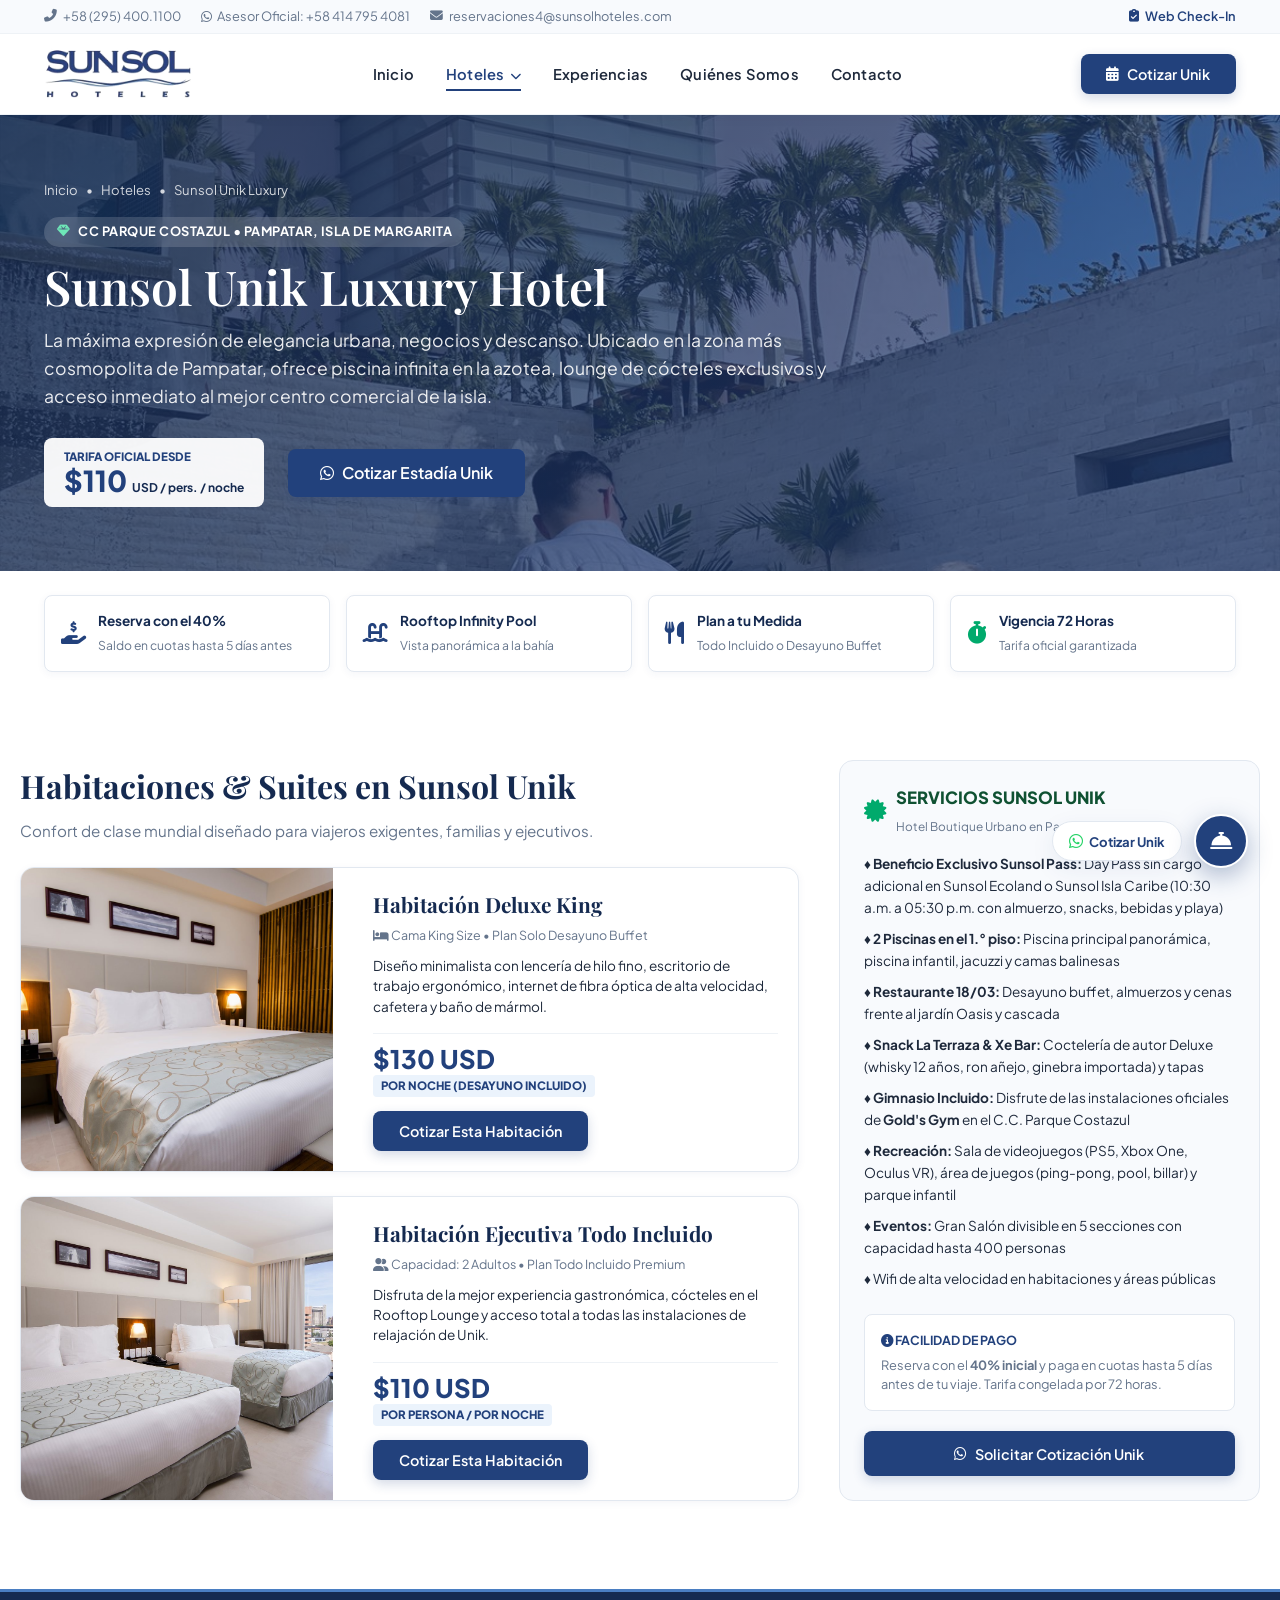
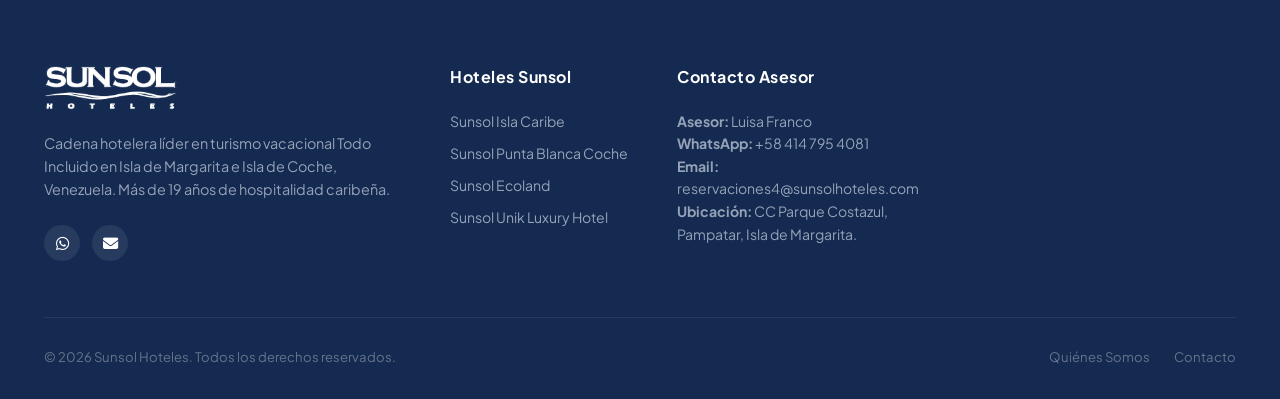
<file: unik.html>
<!DOCTYPE html>
<html lang="es">
<head>
  <meta charset="UTF-8">
  <meta name="viewport" content="width=device-width, initial-scale=1.0">
  <title>Sunsol Unik Luxury Hotel &bull; Confort Urbano en Pampatar | Sunsol Hoteles</title>
  <meta name="description" content="Sunsol Unik Luxury Hotel contiguo a Parque Costazul en Pampatar, Margarita. Piscina infinita en rooftop, salones ejecutivos, confort vanguardista y gastronomía de autor.">
  <link rel="icon" type="image/png" href="assets/images/logo-sunsol-clean.png">
  <link rel="stylesheet" href="https://cdnjs.cloudflare.com/ajax/libs/font-awesome/6.4.0/css/all.min.css">
  <link rel="stylesheet" href="css/styles.css">
</head>
<body>

  <!-- 1. HEADER & TOPBAR -->
  <header class="site-header">
    <div class="header-top-info">
      <div class="container top-info-inner">
        <div class="top-contact-pills">
          <a href="tel:+582954001100"><i class="fas fa-phone-alt"></i> +58 (295) 400.1100</a>
          <a href="https://wa.me/584147954081" target="_blank"><i class="fab fa-whatsapp"></i> Asesor Oficial: +58 414 795 4081</a>
          <a href="mailto:reservaciones4@sunsolhoteles.com"><i class="fas fa-envelope"></i> reservaciones4@sunsolhoteles.com</a>
        </div>
        <div class="top-utilities">
          <a href="javascript:void(0)" onclick="openWebCheckInModal()" class="top-link-btn">
            <i class="fas fa-clipboard-check"></i> Web Check-In
          </a>
        </div>
      </div>
    </div>

    <div class="container">
      <div class="navbar-main">
        <a href="index.html" class="brand-logo-link">
          <img src="assets/images/logo-sunsol-clean.png" alt="Sunsol Hoteles" class="brand-logo-img">
        </a>

        <nav aria-label="Navegación del sitio">
          <ul class="nav-links-menu">
            <li class="nav-menu-item"><a href="index.html">Inicio</a></li>
            <li class="nav-menu-item nav-item-dropdown">
              <a href="index.html#hoteles" class="active dropdown-toggle" role="button" aria-expanded="false">Hoteles <i class="fas fa-chevron-down" style="font-size: 0.7rem; margin-left: 2px;"></i></a>
              <div class="nav-dropdown-menu">
                <a href="isla-caribe.html" class="dropdown-link-item">
                  <i class="fas fa-umbrella-beach"></i>
                  <div>
                    <div class="dropdown-link-title">Sunsol Isla Caribe</div>
                    <div class="dropdown-link-sub">Playa El Tirano &bull; Todo Incluido</div>
                  </div>
                </a>
                <a href="punta-blanca.html" class="dropdown-link-item">
                  <i class="fas fa-ship"></i>
                  <div>
                    <div class="dropdown-link-title">Sunsol Punta Blanca</div>
                    <div class="dropdown-link-sub">Isla de Coche &bull; Traslado Incluido</div>
                  </div>
                </a>
                <a href="ecoland.html" class="dropdown-link-item">
                  <i class="fas fa-water"></i>
                  <div>
                    <div class="dropdown-link-title">Sunsol Ecoland</div>
                    <div class="dropdown-link-sub">Playa Puerto Cruz &amp; Laguna</div>
                  </div>
                </a>
                <a href="unik.html" class="dropdown-link-item" style="background: var(--sunsol-wave-light);">
                  <i class="fas fa-gem"></i>
                  <div>
                    <div class="dropdown-link-title">Sunsol Unik Luxury</div>
                    <div class="dropdown-link-sub">Pampatar &bull; Confort Urbano</div>
                  </div>
                </a>
              </div>
            </li>
            <li class="nav-menu-item"><a href="experiencias.html">Experiencias</a></li>
            <li class="nav-menu-item"><a href="quienes-somos.html">Quiénes Somos</a></li>
            <li class="nav-menu-item"><a href="contacto.html">Contacto</a></li>

            <!-- Acciones exclusivas del Menú Móvil -->
            <li class="mobile-drawer-extra">
              <div class="mobile-drawer-utilities">
                <button class="mobile-util-btn" onclick="openDayPassModal(); closeMobileMenu();">
                  <i class="fas fa-ticket-alt"></i> Day Pass
                </button>
                <button class="mobile-util-btn" onclick="openWebCheckInModal(); closeMobileMenu();">
                  <i class="fas fa-file-signature"></i> Web Check-In
                </button>
              </div>
              <button class="btn-sunsol-primary mobile-drawer-cta" onclick="openBookingModal('unik'); closeMobileMenu();">
                <i class="fas fa-calendar-alt"></i> Cotizar Unik Luxury
              </button>
              <a href="https://wa.me/584123007867" target="_blank" class="mobile-drawer-whatsapp">
                <i class="fab fa-whatsapp"></i> WhatsApp: +58 412 300 7867
              </a>
            </li>
          </ul>
        </nav>

        <div class="nav-actions-group">
          <button class="btn-sunsol-primary" onclick="openBookingModal('unik')">
            <i class="fas fa-calendar-alt"></i> Cotizar Unik
          </button>
          <button class="mobile-nav-toggle" aria-label="Abrir Menú">
            <i class="fas fa-bars"></i>
          </button>
        </div>
      </div>
    </div>
  </header>

  <!-- 2. HERO BANNER DE HOTEL -->
  <section class="page-hero-banner" style="background-image: url('assets/images/unik-hero.jpg');">
    <div class="container">
      <div class="page-hero-content">
        <div class="breadcrumbs-bar">
          <a href="index.html">Inicio</a> &bull; <a href="index.html#hoteles">Hoteles</a> &bull; <span>Sunsol Unik Luxury</span>
        </div>
        <div style="display: inline-flex; align-items: center; gap: 0.5rem; background: rgba(255,255,255,0.15); backdrop-filter: blur(8px); padding: 0.3rem 0.8rem; border-radius: var(--radius-full); font-size: 0.8rem; font-weight: 700; letter-spacing: 0.5px; margin-bottom: 0.75rem;">
          <i class="fas fa-gem" style="color: #6ee7b7;"></i> CC PARQUE COSTAZUL &bull; PAMPATAR, ISLA DE MARGARITA
        </div>
        <h1 class="page-hero-title">Sunsol Unik Luxury Hotel</h1>
        <p class="page-hero-subtitle">
          La máxima expresión de elegancia urbana, negocios y descanso. Ubicado en la zona más cosmopolita de Pampatar, ofrece piscina infinita en la azotea, lounge de cócteles exclusivos y acceso inmediato al mejor centro comercial de la isla.
        </p>

        <div style="display: flex; align-items: center; gap: 1.5rem; margin-top: 1.75rem; flex-wrap: wrap;">
          <div style="background: rgba(255,255,255,0.95); color: var(--sunsol-blue-dark); padding: 0.6rem 1.25rem; border-radius: var(--radius-sm);">
            <span style="font-size: 0.72rem; text-transform: uppercase; font-weight: 800; display: block; color: var(--sunsol-blue);">Tarifa Oficial Desde</span>
            <div style="display: flex; align-items: baseline; gap: 0.3rem;">
              <strong style="font-size: 1.8rem; font-weight: 800; color: var(--sunsol-blue); line-height: 1;">$110</strong>
              <span style="font-size: 0.75rem; font-weight: 700;">USD / pers. / noche</span>
            </div>
          </div>

          <button class="btn-sunsol-primary" onclick="openBookingModal('unik')" style="padding: 0.85rem 2rem; font-size: 1rem;">
            <i class="fab fa-whatsapp"></i> Cotizar Estadía Unik
          </button>
        </div>
      </div>
    </div>
  </section>

  <!-- 3. CINTILLO OFICIAL DE CONDICIONES -->
  <div class="container" style="margin-top: 1.5rem;">
    <div class="guarantee-strip-grid">
      <div style="display: flex; align-items: center; gap: 0.75rem; background: #FFFFFF; padding: 0.85rem 1rem; border-radius: var(--radius-sm); border: 1px solid var(--border-color); box-shadow: var(--shadow-sm);">
        <i class="fas fa-hand-holding-usd" style="color: var(--sunsol-blue); font-size: 1.4rem;"></i>
        <div>
          <strong style="color: var(--sunsol-blue-dark); font-size: 0.85rem; display: block;">Reserva con el 40%</strong>
          <span style="color: var(--text-muted); font-size: 0.76rem;">Saldo en cuotas hasta 5 días antes</span>
        </div>
      </div>
      <div style="display: flex; align-items: center; gap: 0.75rem; background: #FFFFFF; padding: 0.85rem 1rem; border-radius: var(--radius-sm); border: 1px solid var(--border-color); box-shadow: var(--shadow-sm);">
        <i class="fas fa-swimming-pool" style="color: var(--sunsol-blue); font-size: 1.4rem;"></i>
        <div>
          <strong style="color: var(--sunsol-blue-dark); font-size: 0.85rem; display: block;">Rooftop Infinity Pool</strong>
          <span style="color: var(--text-muted); font-size: 0.76rem;">Vista panorámica a la bahía</span>
        </div>
      </div>
      <div style="display: flex; align-items: center; gap: 0.75rem; background: #FFFFFF; padding: 0.85rem 1rem; border-radius: var(--radius-sm); border: 1px solid var(--border-color); box-shadow: var(--shadow-sm);">
        <i class="fas fa-utensils" style="color: var(--sunsol-blue); font-size: 1.4rem;"></i>
        <div>
          <strong style="color: var(--sunsol-blue-dark); font-size: 0.85rem; display: block;">Plan a tu Medida</strong>
          <span style="color: var(--text-muted); font-size: 0.76rem;">Todo Incluido o Desayuno Buffet</span>
        </div>
      </div>
      <div style="display: flex; align-items: center; gap: 0.75rem; background: #FFFFFF; padding: 0.85rem 1rem; border-radius: var(--radius-sm); border: 1px solid var(--border-color); box-shadow: var(--shadow-sm);">
        <i class="fas fa-stopwatch" style="color: #00AA6C; font-size: 1.4rem;"></i>
        <div>
          <strong style="color: var(--sunsol-blue-dark); font-size: 0.85rem; display: block;">Vigencia 72 Horas</strong>
          <span style="color: var(--text-muted); font-size: 0.76rem;">Tarifa oficial garantizada</span>
        </div>
      </div>
    </div>
  </div>

  <!-- 4. CONTENIDO PRINCIPAL: HABITACIONES & INCLUSIONES -->
  <main class="container section-spacious">
    <div class="sidebar-layout-grid">
      <div>
        <h2 style="font-family: var(--font-serif); font-size: 2rem; color: var(--sunsol-blue-dark); margin-bottom: 0.5rem;">
          Habitaciones &amp; Suites en Sunsol Unik
        </h2>
        <p style="color: var(--text-muted); font-size: 0.95rem; margin-bottom: 1.5rem;">
          Confort de clase mundial diseñado para viajeros exigentes, familias y ejecutivos.
        </p>

        <div style="display: flex; flex-direction: column; gap: 1.5rem;">
          <!-- Habitación 1 -->
          <div style="display: flex; gap: 1.25rem; background: #FFFFFF; border: 1px solid var(--border-color); border-radius: var(--radius-md); overflow: hidden; box-shadow: var(--shadow-sm); flex-wrap: wrap;">
            <div style="flex: 1 1 240px; min-height: 180px;">
              <img src="assets/images/unik-room-king.jpg" alt="Habitación Deluxe King" style="width: 100%; height: 100%; object-fit: cover;">
            </div>
            <div style="flex: 2 1 300px; padding: 1.25rem; display: flex; flex-direction: column; justify-content: space-between;">
              <div>
                <h3 style="font-family: var(--font-serif); font-size: 1.3rem; color: var(--sunsol-blue-dark);">Habitación Deluxe King</h3>
                <div style="font-size: 0.78rem; color: var(--text-muted); margin: 0.3rem 0 0.6rem;">
                  <i class="fas fa-bed"></i> Cama King Size &bull; Plan Solo Desayuno Buffet
                </div>
                <p style="font-size: 0.85rem; color: var(--text-main); line-height: 1.5;">
                  Diseño minimalista con lencería de hilo fino, escritorio de trabajo ergonómico, internet de fibra óptica de alta velocidad, cafetera y baño de mármol.
                </p>
              </div>
              <div class="room-pricing-row">
                <div>
                  <div style="font-size: 1.6rem; font-weight: 800; color: var(--sunsol-blue); line-height: 1;">$130 USD</div>
                  <span class="price-unit-tag">POR NOCHE (DESAYUNO INCLUIDO)</span>
                </div>
                <button class="btn-sunsol-primary" onclick="openBookingModal('unik')">
                  Cotizar Esta Habitación
                </button>
              </div>
            </div>
          </div>

          <!-- Habitación 2 -->
          <div style="display: flex; gap: 1.25rem; background: #FFFFFF; border: 1px solid var(--border-color); border-radius: var(--radius-md); overflow: hidden; box-shadow: var(--shadow-sm); flex-wrap: wrap;">
            <div style="flex: 1 1 240px; min-height: 180px;">
              <img src="assets/images/unik-room-double.jpg" alt="Habitación Ejecutiva Todo Incluido" style="width: 100%; height: 100%; object-fit: cover;">
            </div>
            <div style="flex: 2 1 300px; padding: 1.25rem; display: flex; flex-direction: column; justify-content: space-between;">
              <div>
                <h3 style="font-family: var(--font-serif); font-size: 1.3rem; color: var(--sunsol-blue-dark);">Habitación Ejecutiva Todo Incluido</h3>
                <div style="font-size: 0.78rem; color: var(--text-muted); margin: 0.3rem 0 0.6rem;">
                  <i class="fas fa-user-friends"></i> Capacidad: 2 Adultos &bull; Plan Todo Incluido Premium
                </div>
                <p style="font-size: 0.85rem; color: var(--text-main); line-height: 1.5;">
                  Disfruta de la mejor experiencia gastronómica, cócteles en el Rooftop Lounge y acceso total a todas las instalaciones de relajación de Unik.
                </p>
              </div>
              <div class="room-pricing-row">
                <div>
                  <div style="font-size: 1.6rem; font-weight: 800; color: var(--sunsol-blue); line-height: 1;">$110 USD</div>
                  <span class="price-unit-tag">POR PERSONA / POR NOCHE</span>
                </div>
                <button class="btn-sunsol-primary" onclick="openBookingModal('unik')">
                  Cotizar Esta Habitación
                </button>
              </div>
            </div>
          </div>
        </div>
      </div>

      <!-- SIDEBAR INCLUSIONES -->
      <div>
        <div style="background: var(--bg-soft); border: 1.5px solid var(--border-color); border-radius: var(--radius-md); padding: 1.5rem; position: sticky; top: 100px;">
          <div style="display: flex; align-items: center; gap: 0.6rem; margin-bottom: 1rem;">
            <i class="fas fa-certificate" style="color: #00AA6C; font-size: 1.4rem;"></i>
            <div>
              <h3 style="font-size: 1.05rem; font-weight: 800; color: #0F5132; text-transform: uppercase;">
                Servicios Sunsol Unik
              </h3>
              <span style="font-size: 0.74rem; color: var(--text-muted);">Hotel Boutique Urbano en Pampatar</span>
            </div>
          </div>

          <ul style="list-style: none; display: flex; flex-direction: column; gap: 0.6rem; font-size: 0.85rem; color: var(--text-main); margin-bottom: 1.5rem;">
            <li>&diams; <strong>Beneficio Exclusivo Sunsol Pass:</strong> Day Pass sin cargo adicional en Sunsol Ecoland o Sunsol Isla Caribe (10:30 a.m. a 05:30 p.m. con almuerzo, snacks, bebidas y playa)</li>
            <li>&diams; <strong>2 Piscinas en el 1.° piso:</strong> Piscina principal panorámica, piscina infantil, jacuzzi y camas balinesas</li>
            <li>&diams; <strong>Restaurante 18/03:</strong> Desayuno buffet, almuerzos y cenas frente al jardín Oasis y cascada</li>
            <li>&diams; <strong>Snack La Terraza &amp; Xe Bar:</strong> Coctelería de autor Deluxe (whisky 12 años, ron añejo, ginebra importada) y tapas</li>
            <li>&diams; <strong>Gimnasio Incluido:</strong> Disfrute de las instalaciones oficiales de <strong>Gold's Gym</strong> en el C.C. Parque Costazul</li>
            <li>&diams; <strong>Recreación:</strong> Sala de videojuegos (PS5, Xbox One, Oculus VR), área de juegos (ping-pong, pool, billar) y parque infantil</li>
            <li>&diams; <strong>Eventos:</strong> Gran Salón divisible en 5 secciones con capacidad hasta 400 personas</li>
            <li>&diams; Wifi de alta velocidad en habitaciones y áreas públicas</li>
          </ul>

          <div style="background: #FFFFFF; border: 1px solid var(--border-color); padding: 1rem; border-radius: var(--radius-sm); margin-bottom: 1.25rem;">
            <div style="font-size: 0.78rem; font-weight: 700; color: var(--sunsol-blue); text-transform: uppercase;">
              <i class="fas fa-info-circle"></i> Facilidad de Pago
            </div>
            <p style="font-size: 0.8rem; color: var(--text-muted); margin-top: 0.3rem; line-height: 1.5;">
              Reserva con el <strong>40% inicial</strong> y paga en cuotas hasta 5 días antes de tu viaje. Tarifa congelada por 72 horas.
            </p>
          </div>

          <button class="btn-sunsol-primary" onclick="openBookingModal('unik')" style="width: 100%; justify-content: center; padding: 0.85rem;">
            <i class="fab fa-whatsapp"></i> Solicitar Cotización Unik
          </button>
        </div>
      </div>
    </div>
  </main>

  <!-- 5. FOOTER CORPORATIVO -->
  <footer class="footer-corporate">
    <div class="container">
      <div class="footer-top-row">
        <div class="footer-brand-col">
          <img src="assets/images/logo-sunsol-white.png" alt="Sunsol Hoteles">
          <p>
            Cadena hotelera líder en turismo vacacional Todo Incluido en Isla de Margarita e Isla de Coche, Venezuela. Más de 19 años de hospitalidad caribeña.
          </p>
          <div class="footer-social-links">
            <a href="https://wa.me/584147954081" target="_blank" class="footer-social-btn" aria-label="WhatsApp"><i class="fab fa-whatsapp"></i></a>
            <a href="mailto:reservaciones4@sunsolhoteles.com" class="footer-social-btn" aria-label="Email"><i class="fas fa-envelope"></i></a>
          </div>
        </div>

        <div>
          <h4 class="footer-col-title">Hoteles Sunsol</h4>
          <ul class="footer-nav-list">
            <li><a href="isla-caribe.html">Sunsol Isla Caribe</a></li>
            <li><a href="punta-blanca.html">Sunsol Punta Blanca Coche</a></li>
            <li><a href="ecoland.html">Sunsol Ecoland</a></li>
            <li><a href="unik.html">Sunsol Unik Luxury Hotel</a></li>
          </ul>
        </div>

        <div>
          <h4 class="footer-col-title">Contacto Asesor</h4>
          <div style="font-size: 0.88rem; line-height: 1.6; color: #94A3B8;">
            <p><strong>Asesor:</strong> Luisa Franco</p>
            <p><strong>WhatsApp:</strong> +58 414 795 4081</p>
            <p><strong>Email:</strong> reservaciones4@sunsolhoteles.com</p>
            <p><strong>Ubicación:</strong> CC Parque Costazul, Pampatar, Isla de Margarita.</p>
          </div>
        </div>
      </div>

      <div class="footer-bottom-bar">
        <div>
          &copy; 2026 Sunsol Hoteles. Todos los derechos reservados.
        </div>
        <div style="display: flex; gap: 1.5rem;">
          <a href="quienes-somos.html">Quiénes Somos</a>
          <a href="contacto.html">Contacto</a>
        </div>
      </div>
    </div>
  </footer>

  <!-- CONSERJE FLOTANTE -->
  <div class="concierge-float-trigger" onclick="openBookingModal('unik')" title="Consultar disponibilidad en Unik">
    <div class="concierge-pill-text">
      <i class="fab fa-whatsapp" style="color: #25D366; font-size: 1rem;"></i>
      <span>Cotizar Unik</span>
    </div>
    <div class="concierge-icon-circle">
      <i class="fas fa-concierge-bell"></i>
    </div>
  </div>

  <!-- MODAL DE COTIZACIÓN -->
  <div class="modal-backdrop" id="app-modal" role="dialog" aria-modal="true">
    <div class="modal-dialog">
      <div class="modal-header">
        <div style="display: flex; align-items: center; gap: 0.75rem;">
          <img src="assets/images/logo-sunsol-white.png" alt="Sunsol Hoteles" style="height: 28px; width: auto; object-fit: contain;">
          <h3 id="modal-title" style="margin: 0; font-size: 1.15rem; font-weight: 700;">Detalles</h3>
        </div>
        <button class="modal-close" id="modal-close-btn" aria-label="Cerrar">&times;</button>
      </div>
      <div class="modal-body" id="modal-body-content"></div>
    </div>
  </div>
  <script src="js/html2pdf.bundle.min.js"></script>
  <script src="js/app.min.js"></script>
</body>
</html>
</file>
<file: css/styles.css>
/* ==========================================================
   SUNSOL HOTELES - SISTEMA DE DISEÑO OFICIAL & ELEGANTE
   Paleta extraída del logotipo oficial: Azul Zafiro Imperial y Océano
   Estética limpia, serena, minimalista y de lujo caribeño
   ========================================================== */

@import url('https://fonts.googleapis.com/css2?family=Plus+Jakarta+Sans:wght@300;400;500;600;700;800&family=Playfair+Display:ital,wght@0,500;0,600;0,700;1,400&display=swap');

:root {
  /* Paleta cromática oficial del logotipo Sunsol */
  --sunsol-blue: #22417C;         /* Azul Real institucional del logo */
  --sunsol-blue-dark: #152A50;    /* Azul marino profundo para contrastes y footer */
  --sunsol-blue-light: #2A4F96;   /* Azul para estados hover activos */
  --sunsol-wave: #4A7EC2;         /* Azul cian / onda del mar del logo */
  --sunsol-wave-light: #EBF3FC;   /* Tinte suave de mar para fondos y acentos */
  --sunsol-gold: #C29B38;         /* Acento dorado sutil de lujo caribeño */
  --sunsol-gold-light: #FBF6E9;

  /* Fondos limpios y aireados */
  --bg-pure: #FFFFFF;
  --bg-soft: #F8FAFD;
  --bg-subtle: #F0F4FA;
  --border-color: #E2E8F0;
  --border-light: #EEF2F6;

  /* Tipografía */
  --text-main: #1E293B;
  --text-muted: #64748B;
  --text-light: #94A3B8;

  /* Sombras suaves y refinadas */
  --shadow-sm: 0 2px 8px rgba(34, 65, 124, 0.05);
  --shadow-md: 0 8px 24px rgba(34, 65, 124, 0.08);
  --shadow-lg: 0 16px 40px rgba(34, 65, 124, 0.12);
  --shadow-float: 0 20px 48px rgba(21, 42, 80, 0.14);

  /* Bordes y transiciones */
  --radius-xs: 4px;
  --radius-sm: 8px;
  --radius-md: 14px;
  --radius-lg: 20px;
  --radius-full: 9999px;

  --font-serif: 'Playfair Display', Georgia, serif;
  --font-sans: 'Plus Jakarta Sans', -apple-system, BlinkMacSystemFont, sans-serif;
  --transition: all 0.25s cubic-bezier(0.16, 1, 0.3, 1);
}

/* Reset básico y fluido */
*, *::before, *::after {
  box-sizing: border-box;
  margin: 0;
  padding: 0;
}

html {
  scroll-behavior: smooth;
  font-size: 16px;
  overflow-x: hidden;
  width: 100%;
  max-width: 100%;
}

body {
  font-family: var(--font-sans);
  background-color: var(--bg-pure);
  color: var(--text-main);
  line-height: 1.6;
  -webkit-font-smoothing: antialiased;
  overflow-x: hidden;
  width: 100%;
  max-width: 100%;
  position: relative;
}

img {
  max-width: 100%;
  height: auto;
  display: block;
}

a {
  color: inherit;
  text-decoration: none;
  transition: var(--transition);
}

button {
  font-family: inherit;
  cursor: pointer;
  border: none;
  background: none;
  transition: var(--transition);
}

.container {
  width: 100%;
  max-width: 1240px;
  margin: 0 auto;
  padding: 0 1.5rem;
}

/* ==========================================================
   HEADER PRINCIPAL LIMPIO (SIN RECARGA VISUAL)
   ========================================================== */
.site-header {
  position: sticky;
  top: 0;
  background: rgba(255, 255, 255, 0.98);
  backdrop-filter: blur(12px);
  z-index: 1000;
  border-bottom: 1px solid var(--border-light);
  box-shadow: 0 2px 14px rgba(21, 42, 80, 0.04);
  transition: var(--transition);
}

.header-top-info {
  background: var(--bg-soft);
  border-bottom: 1px solid var(--border-light);
  font-size: 0.8rem;
  color: var(--text-muted);
  padding: 0.4rem 0;
}

.header-top-info .container {
  display: flex;
  justify-content: space-between;
  align-items: center;
}

.top-contact-pills {
  display: flex;
  align-items: center;
  gap: 1.25rem;
}

.top-contact-pills a {
  display: flex;
  align-items: center;
  gap: 0.35rem;
}

.top-contact-pills a:hover {
  color: var(--sunsol-blue);
}

.top-utilities {
  display: flex;
  align-items: center;
  gap: 1rem;
}

.top-link-btn {
  color: var(--sunsol-blue);
  font-weight: 600;
  display: inline-flex;
  align-items: center;
  gap: 0.35rem;
}

.top-link-btn:hover {
  color: var(--sunsol-blue-light);
  text-decoration: underline;
}

/* Barra de navegación */
.navbar-main {
  height: 80px;
  display: flex;
  align-items: center;
  justify-content: space-between;
}

.brand-logo-link {
  display: flex;
  align-items: center;
  gap: 0.75rem;
}

.brand-logo-img {
  height: 54px;
  width: auto;
  max-width: 220px;
  object-fit: contain;
  display: block;
}

.nav-links-menu {
  display: flex;
  align-items: center;
  list-style: none;
  gap: 2rem;
}

.nav-menu-item a {
  font-size: 0.92rem;
  font-weight: 600;
  color: var(--text-main);
  letter-spacing: 0.2px;
  padding: 0.5rem 0;
  position: relative;
}

.nav-menu-item a:hover,
.nav-menu-item a.active {
  color: var(--sunsol-blue);
}

.nav-menu-item a::after {
  content: '';
  position: absolute;
  bottom: 0;
  left: 0;
  width: 0%;
  height: 2px;
  background-color: var(--sunsol-blue);
  transition: var(--transition);
}

.nav-menu-item a:hover::after,
.nav-menu-item a.active::after {
  width: 100%;
}

.nav-actions-group {
  display: flex;
  align-items: center;
  gap: 1rem;
}

/* Botones con estilo corporativo Sunsol */
.btn-sunsol-primary {
  background-color: var(--sunsol-blue);
  color: #FFFFFF;
  font-weight: 600;
  font-size: 0.9rem;
  padding: 0.7rem 1.6rem;
  border-radius: var(--radius-sm);
  display: inline-flex;
  align-items: center;
  gap: 0.5rem;
  box-shadow: 0 4px 12px rgba(34, 65, 124, 0.2);
  transition: var(--transition);
}

.btn-sunsol-primary:hover {
  background-color: var(--sunsol-blue-dark);
  color: #FFFFFF;
  transform: translateY(-2px);
  box-shadow: 0 6px 18px rgba(34, 65, 124, 0.28);
}

.btn-sunsol-secondary {
  background-color: #FFFFFF;
  color: var(--sunsol-blue);
  border: 1.5px solid var(--sunsol-blue);
  font-weight: 600;
  font-size: 0.9rem;
  padding: 0.65rem 1.4rem;
  border-radius: var(--radius-sm);
  display: inline-flex;
  align-items: center;
  gap: 0.5rem;
  transition: var(--transition);
}

.btn-sunsol-secondary:hover {
  background-color: var(--sunsol-wave-light);
  transform: translateY(-2px);
}

.mobile-nav-toggle {
  display: none;
  background: none;
  border: none;
  font-size: 1.5rem;
  color: var(--sunsol-blue);
  cursor: pointer;
  padding: 0.5rem;
  line-height: 1;
}

.mobile-drawer-extra {
  display: none;
}

/* ==========================================================
   HERO BANNER - SERENO, ELEGANTE & IMPACTANTE
   ========================================================== */
.hero-clean {
  position: relative;
  min-height: 85vh;
  display: flex;
  align-items: center;
  color: white;
  background-size: cover;
  background-position: center;
  padding: 5rem 0 8rem;
  overflow: hidden;
}

.hero-clean-bg {
  position: absolute;
  top: 0;
  left: 0;
  width: 100%;
  height: 100%;
  background-image: linear-gradient(135deg, rgba(21, 42, 80, 0.85) 0%, rgba(34, 65, 124, 0.55) 60%, rgba(21, 42, 80, 0.4) 100%),
                    url('../images/punta-blanca-hero.jpg');
  background-size: cover;
  background-position: center;
  z-index: 1;
}

.hero-clean-content {
  position: relative;
  z-index: 2;
  max-width: 760px;
}

.hero-pre-badge {
  display: inline-flex;
  align-items: center;
  gap: 0.5rem;
  background: rgba(255, 255, 255, 0.16);
  backdrop-filter: blur(8px);
  border: 1px solid rgba(255, 255, 255, 0.25);
  padding: 0.4rem 1rem;
  border-radius: var(--radius-full);
  font-size: 0.82rem;
  font-weight: 600;
  letter-spacing: 1px;
  text-transform: uppercase;
  margin-bottom: 1.25rem;
}

.hero-clean-title {
  font-family: var(--font-serif);
  font-size: 3.6rem;
  line-height: 1.15;
  font-weight: 700;
  margin-bottom: 1.25rem;
  text-shadow: 0 4px 16px rgba(0, 0, 0, 0.25);
}

.hero-clean-subtitle {
  font-size: 1.15rem;
  color: #E2E8F0;
  line-height: 1.65;
  margin-bottom: 2rem;
  font-weight: 400;
  max-width: 650px;
}

/* ==========================================================
   MOTOR DE RESERVAS MINIMALISTA Y ELEGANTE
   (Sin colores estridentes, blanco limpio con detalles en azul logo)
   ========================================================== */
.booking-section-wrapper {
  position: relative;
  z-index: 20;
  margin-top: 2rem;
  margin-bottom: 4.5rem;
}

.booking-card-clean {
  background: #FFFFFF;
  border-radius: var(--radius-md);
  padding: 1.8rem 2.2rem;
  box-shadow: var(--shadow-float);
  border: 1px solid var(--border-color);
}

.booking-clean-form {
  display: grid;
  grid-template-columns: 1.4fr 1fr 1fr 1fr auto;
  gap: 1.25rem;
  align-items: flex-end;
}

.form-field-group {
  display: flex;
  flex-direction: column;
  gap: 0.4rem;
}

.form-field-group label {
  font-size: 0.78rem;
  font-weight: 700;
  text-transform: uppercase;
  letter-spacing: 0.5px;
  color: var(--sunsol-blue);
  display: flex;
  align-items: center;
  gap: 0.35rem;
}

.form-field-group label i {
  color: var(--sunsol-wave);
}

.input-clean {
  width: 100%;
  height: 48px;
  padding: 0 0.9rem;
  border: 1px solid var(--border-color);
  border-radius: var(--radius-sm);
  background-color: var(--bg-soft);
  font-family: var(--font-sans);
  font-size: 0.92rem;
  color: var(--text-main);
  outline: none;
  transition: var(--transition);
}

.input-clean:focus {
  background-color: #FFFFFF;
  border-color: var(--sunsol-blue);
  box-shadow: 0 0 0 3px rgba(34, 65, 124, 0.1);
}

.btn-booking-submit {
  height: 48px;
  background-color: var(--sunsol-blue);
  color: #FFFFFF;
  font-weight: 700;
  font-size: 0.92rem;
  padding: 0 1.8rem;
  border-radius: var(--radius-sm);
  display: flex;
  align-items: center;
  justify-content: center;
  gap: 0.5rem;
  transition: var(--transition);
  box-shadow: 0 4px 12px rgba(34, 65, 124, 0.2);
}

.btn-booking-submit:hover {
  background-color: var(--sunsol-blue-dark);
  transform: translateY(-2px);
}

/* ==========================================================
   ENCABEZADOS DE SECCIÓN (ELEGANTES Y ESPACIOSOS)
   ========================================================== */
.section-spacious {
  padding: 5.5rem 0;
}

.section-soft-bg {
  background-color: var(--bg-soft);
}

.section-head-center {
  text-align: center;
  max-width: 680px;
  margin: 0 auto 3.5rem;
}

.section-tagline {
  color: var(--sunsol-wave);
  font-size: 0.82rem;
  font-weight: 700;
  text-transform: uppercase;
  letter-spacing: 2.5px;
  display: block;
  margin-bottom: 0.5rem;
}

.section-main-title {
  font-family: var(--font-serif);
  font-size: 2.4rem;
  color: var(--sunsol-blue-dark);
  line-height: 1.25;
  margin-bottom: 0.85rem;
}

.section-description {
  font-size: 1rem;
  color: var(--text-muted);
  line-height: 1.6;
}

/* ==========================================================
   HOTELES: TARJETAS LIMPIAS Y REFINADAS
   ========================================================== */
.hotels-luxury-grid {
  display: grid;
  grid-template-columns: repeat(4, 1fr);
  gap: 1.5rem;
}

.hotel-luxury-card {
  background: #FFFFFF;
  border: 1px solid var(--border-color);
  border-radius: var(--radius-md);
  overflow: hidden;
  box-shadow: var(--shadow-sm);
  display: flex;
  flex-direction: column;
  transition: var(--transition);
}

.hotel-luxury-card:hover {
  transform: translateY(-6px);
  box-shadow: var(--shadow-lg);
  border-color: var(--sunsol-blue);
}

.hotel-card-image-wrap {
  position: relative;
  height: 230px;
  overflow: hidden;
}

.hotel-card-image-wrap img {
  width: 100%;
  height: 100%;
  object-fit: cover;
  transition: transform 0.6s ease;
}

.hotel-luxury-card:hover .hotel-card-image-wrap img {
  transform: scale(1.06);
}

.hotel-card-meta-row {
  display: flex;
  align-items: center;
  justify-content: space-between;
  gap: 0.5rem;
  margin-bottom: 0.65rem;
  flex-wrap: wrap;
}

.hotel-location-badge {
  display: inline-flex;
  align-items: center;
  gap: 0.35rem;
  font-size: 0.72rem;
  font-weight: 700;
  color: var(--sunsol-blue);
  text-transform: uppercase;
  letter-spacing: 0.5px;
  background: var(--bg-soft);
  padding: 0.25rem 0.65rem;
  border-radius: var(--radius-full);
  border: 1px solid var(--border-color);
}

.hotel-location-badge i {
  color: var(--sunsol-wave);
  font-size: 0.75rem;
}

.hotel-plan-badge {
  font-size: 0.72rem;
  font-weight: 800;
  color: #0369A1;
  background: #E0F2FE;
  padding: 0.25rem 0.65rem;
  border-radius: var(--radius-full);
  text-transform: uppercase;
  letter-spacing: 0.5px;
}

.hotel-card-details-box {
  padding: 1.5rem;
  display: flex;
  flex-direction: column;
  flex-grow: 1;
}

.hotel-title-text {
  font-family: var(--font-serif);
  font-size: 1.35rem;
  color: var(--sunsol-blue-dark);
  margin-bottom: 0.35rem;
}

.hotel-plan-label {
  font-size: 0.75rem;
  font-weight: 700;
  color: var(--sunsol-wave);
  text-transform: uppercase;
  letter-spacing: 0.5px;
  margin-bottom: 0.85rem;
}

.hotel-card-summary {
  font-size: 0.86rem;
  color: var(--text-muted);
  line-height: 1.55;
  margin-bottom: 1.25rem;
}

.hotel-price-row {
  margin-top: auto;
  border-top: 1px solid var(--border-light);
  padding-top: 1rem;
  display: flex;
  align-items: baseline;
  justify-content: space-between;
}

.hotel-price-figure {
  font-size: 1.6rem;
  font-weight: 800;
  color: var(--sunsol-blue);
}

.hotel-price-unit {
  font-size: 0.75rem;
  color: var(--text-muted);
}

.hotel-btn-row {
  display: grid;
  grid-template-columns: 1fr 1fr;
  gap: 0.75rem;
  margin-top: 1.25rem;
  align-items: stretch;
}

.hotel-btn-row .btn-hotel-details,
.hotel-btn-row .btn-hotel-book {
  height: 42px;
  display: inline-flex;
  align-items: center;
  justify-content: center;
  border-radius: var(--radius-sm);
  font-size: 0.86rem;
  font-weight: 700;
  text-decoration: none;
  cursor: pointer;
  transition: all 0.25s ease;
  width: 100%;
  padding: 0 0.5rem;
  text-align: center;
  box-sizing: border-box;
}

.hotel-btn-row .btn-hotel-details {
  background: #FFFFFF;
  color: var(--sunsol-blue);
  border: 1.5px solid var(--sunsol-blue);
}

.hotel-btn-row .btn-hotel-details:hover {
  background: var(--bg-soft);
  color: var(--sunsol-blue-dark);
  border-color: var(--sunsol-blue-dark);
  transform: translateY(-2px);
  box-shadow: 0 3px 8px rgba(34, 65, 124, 0.12);
}

.hotel-btn-row .btn-hotel-book {
  background: var(--sunsol-blue);
  color: #FFFFFF;
  border: 1.5px solid var(--sunsol-blue);
  box-shadow: 0 4px 12px rgba(34, 65, 124, 0.22);
}

.hotel-btn-row .btn-hotel-book:hover {
  background: var(--sunsol-blue-dark);
  border-color: var(--sunsol-blue-dark);
  color: #FFFFFF;
  transform: translateY(-2px);
  box-shadow: 0 6px 16px rgba(34, 65, 124, 0.32);
}

/* ==========================================================
   EXPERIENCIAS & SERVICIOS (SERENO & COHESIVO)
   ========================================================== */
.experiences-trio-grid {
  display: grid;
  grid-template-columns: repeat(3, 1fr);
  gap: 2rem;
}

.experience-clean-card {
  background: #FFFFFF;
  border-radius: var(--radius-md);
  overflow: hidden;
  border: 1px solid var(--border-color);
  box-shadow: var(--shadow-sm);
  display: flex;
  flex-direction: column;
  transition: var(--transition);
}

.experience-clean-card:hover {
  transform: translateY(-4px);
  box-shadow: var(--shadow-md);
  border-color: var(--sunsol-wave);
}

.exp-clean-img {
  height: 220px;
  overflow: hidden;
}

.exp-clean-img img {
  width: 100%;
  height: 100%;
  object-fit: cover;
  transition: transform 0.5s ease;
}

.experience-clean-card:hover .exp-clean-img img {
  transform: scale(1.05);
}

.exp-clean-body {
  padding: 1.75rem;
  display: flex;
  flex-direction: column;
  flex-grow: 1;
}

.exp-clean-title {
  font-family: var(--font-serif);
  font-size: 1.35rem;
  color: var(--sunsol-blue-dark);
  margin-bottom: 0.5rem;
}

.exp-clean-desc {
  font-size: 0.9rem;
  color: var(--text-muted);
  line-height: 1.6;
  margin-bottom: 1.25rem;
}

.exp-clean-link {
  color: var(--sunsol-blue);
  font-weight: 700;
  font-size: 0.85rem;
  display: inline-flex;
  align-items: center;
  gap: 0.4rem;
  margin-top: auto;
}

.exp-clean-link:hover {
  color: var(--sunsol-wave);
}

/* ==========================================================
   BANNER INSTITUCIONAL: FINANCIAMIENTO & CONFIANZA
   ========================================================== */
.banner-trust-clean {
  background: linear-gradient(135deg, var(--sunsol-blue-dark) 0%, var(--sunsol-blue) 100%);
  border-radius: var(--radius-lg);
  color: white;
  padding: 3.5rem 3rem;
  display: grid;
  grid-template-columns: 1.6fr 1fr;
  align-items: center;
  gap: 2.5rem;
  box-shadow: var(--shadow-lg);
  margin: 2rem 0;
}

.banner-trust-text h3 {
  font-family: var(--font-serif);
  font-size: 2.2rem;
  line-height: 1.2;
  margin-bottom: 0.75rem;
}

.banner-trust-text p {
  font-size: 0.98rem;
  color: #E2E8F0;
  line-height: 1.6;
  margin-bottom: 1.5rem;
}

.trust-features-list {
  display: grid;
  grid-template-columns: 1fr 1fr;
  gap: 0.75rem;
}

.trust-feat-item {
  display: flex;
  align-items: center;
  gap: 0.6rem;
  font-size: 0.88rem;
  color: #FFFFFF;
}

.trust-feat-item i {
  color: var(--sunsol-gold);
}

/* ==========================================================
   GALERÍA FOTOGRÁFICA ELEGANTE
   ========================================================== */
.gallery-filter-nav {
  display: flex;
  justify-content: center;
  gap: 0.5rem;
  margin-bottom: 2.5rem;
  flex-wrap: wrap;
}

.gallery-filter-pill {
  background: #FFFFFF;
  border: 1px solid var(--border-color);
  color: var(--text-muted);
  font-size: 0.85rem;
  font-weight: 600;
  padding: 0.5rem 1.25rem;
  border-radius: var(--radius-full);
  transition: var(--transition);
}

.gallery-filter-pill.active,
.gallery-filter-pill:hover {
  background: var(--sunsol-blue);
  color: #FFFFFF;
  border-color: var(--sunsol-blue);
}

.gallery-cards-grid {
  display: grid;
  grid-template-columns: repeat(4, 1fr);
  gap: 1.25rem;
}

.gallery-photo-thumb {
  position: relative;
  height: 240px;
  border-radius: var(--radius-sm);
  overflow: hidden;
  cursor: pointer;
  box-shadow: var(--shadow-sm);
}

.gallery-photo-thumb img {
  width: 100%;
  height: 100%;
  object-fit: cover;
  transition: transform 0.5s ease;
}

.gallery-photo-thumb:hover img {
  transform: scale(1.08);
}

.gallery-photo-overlay {
  position: absolute;
  top: 0;
  left: 0;
  width: 100%;
  height: 100%;
  background: linear-gradient(to top, rgba(21, 42, 80, 0.85) 0%, transparent 60%);
  display: flex;
  flex-direction: column;
  justify-content: flex-end;
  padding: 1.25rem;
  color: white;
  opacity: 0;
  transition: opacity 0.3s ease;
}

.gallery-photo-thumb:hover .gallery-photo-overlay {
  opacity: 1;
}

.gallery-overlay-title {
  font-size: 0.92rem;
  font-weight: 700;
}

.gallery-overlay-hotel {
  font-size: 0.75rem;
  color: #93C5FD;
}

/* ==========================================================
   DIRECTORIO DE ATENCIÓN DIRECTA (LIMPIO Y CLARO)
   ========================================================== */
.contact-clean-grid {
  display: grid;
  grid-template-columns: repeat(auto-fit, minmax(260px, 1fr));
  gap: 1.5rem;
  align-items: stretch;
}

.contact-card-box {
  background: #FFFFFF;
  border: 1.5px solid var(--border-color);
  border-radius: var(--radius-md);
  padding: 1.75rem 1.4rem;
  box-shadow: 0 4px 18px rgba(21, 42, 80, 0.05);
  display: flex;
  flex-direction: column;
  transition: all 0.3s ease;
  position: relative;
  overflow: hidden;
}

.contact-card-box::before {
  content: "";
  position: absolute;
  top: 0;
  left: 0;
  right: 0;
  height: 4px;
  background: linear-gradient(90deg, var(--sunsol-blue) 0%, var(--sunsol-wave) 100%);
  opacity: 0.85;
  transition: all 0.3s ease;
}

.contact-card-box:hover {
  transform: translateY(-5px);
  box-shadow: 0 14px 30px rgba(21, 42, 80, 0.12);
  border-color: rgba(2, 132, 199, 0.4);
}

.contact-card-box:hover::before {
  opacity: 1;
  background: linear-gradient(90deg, var(--sunsol-blue) 0%, var(--sunsol-gold) 100%);
}

.contact-card-tag {
  font-size: 0.68rem;
  font-weight: 800;
  text-transform: uppercase;
  letter-spacing: 1.2px;
  color: var(--sunsol-wave);
  margin-bottom: 0.4rem;
  display: block;
}

.contact-card-box h4 {
  font-family: var(--font-serif);
  font-size: 1.22rem;
  color: var(--sunsol-blue-dark);
  margin: 0 0 0.3rem 0;
  line-height: 1.25;
}

.contact-card-box p.location-sub {
  font-size: 0.78rem;
  color: var(--text-muted);
  margin: 0 0 1.15rem 0;
  display: flex;
  align-items: center;
  gap: 0.4rem;
  line-height: 1.35;
}

.contact-card-box p.location-sub i {
  color: var(--sunsol-gold);
  flex-shrink: 0;
}

.contact-channels-list {
  display: flex;
  flex-direction: column;
  gap: 0.55rem;
  margin-bottom: 1.15rem;
}

.contact-channel-link {
  display: flex;
  align-items: center;
  gap: 0.65rem;
  font-size: 0.8rem;
  color: var(--text-main);
  text-decoration: none;
  padding: 0.45rem 0.65rem;
  border-radius: 6px;
  background: var(--bg-soft);
  border: 1px solid transparent;
  transition: all 0.2s ease;
  overflow: hidden;
  text-overflow: ellipsis;
  white-space: nowrap;
}

.contact-channel-link .contact-channel-icon {
  width: 26px;
  height: 26px;
  border-radius: 50%;
  background: #FFFFFF;
  display: flex;
  align-items: center;
  justify-content: center;
  font-size: 0.78rem;
  color: var(--sunsol-blue);
  box-shadow: 0 2px 5px rgba(0,0,0,0.06);
  flex-shrink: 0;
  transition: all 0.2s ease;
}

.contact-channel-link:hover {
  background: #FFFFFF;
  border-color: var(--border-color);
  color: var(--sunsol-blue);
  transform: translateX(3px);
}

.contact-channel-link:hover .contact-channel-icon {
  background: var(--sunsol-blue);
  color: #FFFFFF;
}

.contact-feature-pill {
  display: inline-flex;
  align-items: center;
  gap: 0.4rem;
  font-size: 0.72rem;
  font-weight: 700;
  color: var(--sunsol-blue-dark);
  background: #EFF6FF;
  border: 1px solid #BFDBFE;
  padding: 0.35rem 0.65rem;
  border-radius: 20px;
  margin-bottom: 1.25rem;
}

.btn-contact-card {
  margin-top: auto;
  width: 100%;
  padding: 0.65rem 1rem;
  font-family: 'Montserrat', Arial, sans-serif;
  font-size: 0.82rem;
  font-weight: 700;
  background: var(--sunsol-blue);
  color: #FFFFFF;
  border: none;
  border-radius: var(--radius-sm);
  cursor: pointer;
  display: inline-flex;
  align-items: center;
  justify-content: center;
  gap: 0.5rem;
  transition: all 0.25s ease;
}

.btn-contact-card:hover {
  background: var(--sunsol-blue-dark);
  box-shadow: 0 4px 12px rgba(21, 42, 80, 0.25);
  transform: translateY(-1px);
}


/* ==========================================================
   FOOTER COHESIVO & PROFESIONAL
   ========================================================== */
.footer-corporate {
  background-color: var(--sunsol-blue-dark);
  color: #CBD5E1;
  padding: 4.5rem 0 2rem;
  border-top: 3px solid var(--sunsol-wave);
}

.footer-top-row {
  display: grid;
  grid-template-columns: 2fr 1fr 1fr 1.5fr;
  gap: 3rem;
  margin-bottom: 3.5rem;
}

.footer-brand-col img {
  height: 48px;
  width: auto;
  object-fit: contain;
  margin-bottom: 1.25rem;
  display: block;
}

.footer-brand-col p {
  font-size: 0.9rem;
  line-height: 1.6;
  color: #94A3B8;
  margin-bottom: 1.5rem;
}

.footer-social-links {
  display: flex;
  gap: 0.75rem;
}

.footer-social-btn {
  width: 36px;
  height: 36px;
  border-radius: 50%;
  background: rgba(255, 255, 255, 0.08);
  display: flex;
  align-items: center;
  justify-content: center;
  color: #FFFFFF;
  font-size: 0.95rem;
  transition: var(--transition);
}

.footer-social-btn:hover {
  background: var(--sunsol-wave);
  transform: translateY(-2px);
}

.footer-col-title {
  color: #FFFFFF;
  font-size: 1rem;
  font-weight: 700;
  margin-bottom: 1.25rem;
  letter-spacing: 0.5px;
}

.footer-nav-list {
  list-style: none;
  display: flex;
  flex-direction: column;
  gap: 0.6rem;
  font-size: 0.88rem;
}

.footer-nav-list a {
  color: #94A3B8;
}

.footer-nav-list a:hover {
  color: #FFFFFF;
  padding-left: 4px;
}

.footer-bottom-bar {
  border-top: 1px solid rgba(255, 255, 255, 0.08);
  padding-top: 1.75rem;
  display: flex;
  justify-content: space-between;
  align-items: center;
  font-size: 0.82rem;
  color: #64748B;
  flex-wrap: wrap;
  gap: 1rem;
}

/* ==========================================================
   CONSERJE FLOTANTE DE RESERVAS
   ========================================================== */
.concierge-float-trigger {
  position: fixed;
  bottom: 2rem;
  right: 2rem;
  z-index: 990;
  display: flex;
  align-items: center;
  gap: 0.75rem;
  cursor: pointer;
  transition: var(--transition);
}

.concierge-pill-text {
  background: #FFFFFF;
  padding: 0.55rem 1rem;
  border-radius: var(--radius-full);
  box-shadow: var(--shadow-md);
  border: 1px solid var(--border-color);
  font-size: 0.82rem;
  font-weight: 700;
  color: var(--sunsol-blue);
  display: flex;
  align-items: center;
  gap: 0.4rem;
}

.concierge-icon-circle {
  width: 54px;
  height: 54px;
  border-radius: 50%;
  background: var(--sunsol-blue);
  color: #FFFFFF;
  display: flex;
  align-items: center;
  justify-content: center;
  font-size: 1.4rem;
  box-shadow: 0 8px 24px rgba(34, 65, 124, 0.35);
  border: 2px solid white;
}

.concierge-float-trigger:hover {
  transform: translateY(-3px);
}

/* ==========================================================
   MODAL UNIFICADO Y ELEGANTE
   ========================================================== */
.modal-backdrop {
  position: fixed;
  top: 0;
  left: 0;
  width: 100%;
  height: 100%;
  background: rgba(21, 42, 80, 0.7);
  backdrop-filter: blur(6px);
  z-index: 3000;
  display: none;
  align-items: center;
  justify-content: center;
  padding: 1.5rem;
}

.modal-backdrop.open {
  display: flex;
  animation: modalFadeIn 0.25s ease;
}

.modal-dialog {
  background: #FFFFFF;
  width: 100%;
  max-width: 740px;
  border-radius: var(--radius-md);
  overflow: hidden;
  box-shadow: var(--shadow-float);
  max-height: 90vh;
  display: flex;
  flex-direction: column;
}

.modal-header {
  padding: 1.25rem 1.75rem;
  background: var(--sunsol-blue-dark);
  color: white;
  display: flex;
  justify-content: space-between;
  align-items: center;
}

.modal-close {
  color: #94A3B8;
  font-size: 1.6rem;
}

.modal-close:hover {
  color: #FFFFFF;
}

.modal-body {
  padding: 1.75rem;
  overflow-y: auto;
}

/* Acciones armonizadas del Modal de Cotización */
.modal-footer-harmonized {
  display: flex;
  justify-content: space-between;
  align-items: center;
  gap: 0.75rem;
  margin-top: 1.25rem;
  padding-top: 1rem;
  border-top: 1px solid var(--border-light);
}

.modal-footer-harmonized .modal-actions-right {
  display: flex;
  gap: 0.65rem;
  align-items: center;
}

.modal-footer-harmonized .btn-modal-close {
  padding: 0.65rem 1.15rem;
  font-size: 0.88rem;
  font-weight: 600;
  color: #64748B;
  background: #FFFFFF;
  border: 1.5px solid #CBD5E1;
  border-radius: var(--radius-sm);
  cursor: pointer;
  transition: var(--transition);
  display: inline-flex;
  align-items: center;
  gap: 0.4rem;
}

.modal-footer-harmonized .btn-modal-close:hover {
  background: #F1F5F9;
  color: #0F172A;
  border-color: #94A3B8;
}

.modal-footer-harmonized .btn-modal-pdf {
  background: #FFFFFF;
  border: 1.5px solid var(--sunsol-blue);
  color: var(--sunsol-blue);
  font-weight: 700;
  font-size: 0.88rem;
  padding: 0.65rem 1.2rem;
  border-radius: var(--radius-sm);
  display: inline-flex;
  align-items: center;
  gap: 0.5rem;
  cursor: pointer;
  transition: var(--transition);
  white-space: nowrap;
}

.modal-footer-harmonized .btn-modal-pdf:hover {
  background: var(--sunsol-wave-light);
  border-color: var(--sunsol-blue-light);
}

.modal-footer-harmonized .btn-modal-submit {
  background: var(--sunsol-blue);
  color: #FFFFFF;
  font-weight: 700;
  font-size: 0.88rem;
  padding: 0.65rem 1.35rem;
  border-radius: var(--radius-sm);
  display: inline-flex;
  align-items: center;
  gap: 0.5rem;
  border: none;
  cursor: pointer;
  box-shadow: 0 4px 12px rgba(34, 65, 124, 0.22);
  transition: var(--transition);
  white-space: nowrap;
}

.modal-footer-harmonized .btn-modal-submit:hover {
  background: var(--sunsol-blue-dark);
  box-shadow: 0 6px 16px rgba(34, 65, 124, 0.3);
  transform: translateY(-1px);
}

@media (max-width: 660px) {
  .modal-footer-harmonized {
    flex-direction: column-reverse;
    gap: 0.6rem;
  }
  .modal-footer-harmonized .modal-actions-right {
    flex-direction: column;
    width: 100%;
    gap: 0.6rem;
  }
  .modal-footer-harmonized button,
  .modal-footer-harmonized .modal-actions-right button {
    width: 100% !important;
    justify-content: center !important;
  }
}

/* ==========================================================
   MODAL COTIZADOR: DISEÑO DE LUJO ELEGANTE Y MODERNO
   ========================================================== */
.booking-modal-dialog {
  max-width: 800px !important;
  border-radius: 20px !important;
  box-shadow: 0 35px 80px -15px rgba(15, 23, 42, 0.45), 0 0 0 1px rgba(255, 255, 255, 0.1) !important;
}

.booking-modal-dialog .modal-header {
  padding: 1.15rem 1.75rem;
  background: linear-gradient(135deg, #0F1D38 0%, #1A365D 100%);
  border-bottom: 1px solid rgba(255, 255, 255, 0.08);
}

.booking-modal-dialog .modal-body {
  padding: 1.5rem 1.75rem;
  background: #FFFFFF;
}

.booking-trust-strip {
  display: flex;
  align-items: center;
  justify-content: space-between;
  gap: 0.75rem;
  background: #F8FAFC;
  border: 1px solid #E2E8F0;
  border-radius: 12px;
  padding: 0.7rem 1.1rem;
  font-size: 0.82rem;
  color: #334155;
  flex-wrap: wrap;
}

.booking-trust-item {
  display: inline-flex;
  align-items: center;
  gap: 0.45rem;
  font-weight: 600;
  font-size: 0.8rem;
}

.booking-trust-item i {
  color: var(--sunsol-blue);
  font-size: 0.9rem;
}

.booking-trust-badge {
  background: #ECFDF5;
  color: #065F46;
  border: 1px solid #A7F3D0;
  padding: 0.25rem 0.65rem;
  border-radius: 20px;
  font-size: 0.74rem;
  font-weight: 700;
  display: inline-flex;
  align-items: center;
  gap: 0.35rem;
}

/* Grillas y Campos de Formulario */
.booking-field-row-2 {
  display: grid;
  grid-template-columns: 1fr 1fr;
  gap: 1rem;
}

.booking-field-row-3 {
  display: grid;
  grid-template-columns: 1fr 1fr 1fr;
  gap: 0.85rem;
}

.booking-field-group {
  display: flex;
  flex-direction: column;
  gap: 0.35rem;
}

.booking-field-label {
  font-size: 0.81rem;
  font-weight: 600;
  color: #334155;
  display: flex;
  align-items: center;
  gap: 0.4rem;
  letter-spacing: -0.1px;
}

.booking-field-label i {
  color: var(--sunsol-blue);
  font-size: 0.82rem;
  opacity: 0.85;
}

.booking-field-input {
  width: 100%;
  height: 44px;
  padding: 0 0.9rem;
  border: 1.5px solid #CBD5E1;
  border-radius: 10px;
  background-color: #FFFFFF;
  font-family: var(--font-sans);
  font-size: 0.9rem;
  color: #0F172A;
  outline: none;
  transition: all 0.2s ease;
}

.booking-field-input:hover {
  border-color: #94A3B8;
}

.booking-field-input:focus {
  border-color: var(--sunsol-blue);
  box-shadow: 0 0 0 3px rgba(34, 65, 124, 0.12);
}

/* Tarjetas de Servicios Opcionales (Toggles) */
.booking-addons-box {
  display: flex;
  flex-direction: column;
  gap: 0.5rem;
}

.booking-addons-title {
  font-size: 0.76rem;
  font-weight: 700;
  color: #475569;
  display: flex;
  align-items: center;
  gap: 0.4rem;
  text-transform: uppercase;
  letter-spacing: 0.5px;
}

.booking-addons-grid {
  display: grid;
  grid-template-columns: 1fr 1fr;
  gap: 0.85rem;
}

.booking-addon-toggle {
  display: flex;
  align-items: center;
  gap: 0.75rem;
  padding: 0.7rem 0.95rem;
  background: #F8FAFC;
  border: 1.5px solid #E2E8F0;
  border-radius: 10px;
  cursor: pointer;
  transition: all 0.2s ease;
  user-select: none;
}

.booking-addon-toggle:hover {
  border-color: #CBD5E1;
  background: #FFFFFF;
}

.booking-addon-toggle input[type="checkbox"] {
  width: 18px;
  height: 18px;
  accent-color: var(--sunsol-blue);
  cursor: pointer;
}

.booking-addon-info {
  display: flex;
  flex-direction: column;
  flex: 1;
}

.booking-addon-info strong {
  font-size: 0.83rem;
  color: #1E293B;
  line-height: 1.25;
}

.booking-addon-info span {
  font-size: 0.73rem;
  color: #64748B;
  margin-top: 1px;
}

.booking-addon-price {
  font-size: 0.74rem;
  font-weight: 700;
  color: #0369A1;
  background: #E0F2FE;
  padding: 0.2rem 0.55rem;
  border-radius: 6px;
  white-space: nowrap;
}

/* Tarjeta Resumen de Cotización (Voucher Card) */
.booking-summary-card {
  background: linear-gradient(135deg, #0F1D38 0%, #1A365D 100%);
  border-radius: 14px;
  padding: 1.2rem 1.5rem;
  color: #FFFFFF;
  box-shadow: 0 10px 25px -5px rgba(15, 29, 56, 0.35);
  display: flex;
  flex-direction: column;
  gap: 0.85rem;
}

.booking-summary-top {
  display: flex;
  justify-content: space-between;
  align-items: flex-start;
  gap: 1.25rem;
  flex-wrap: wrap;
}

.booking-summary-label {
  font-size: 0.72rem;
  font-weight: 700;
  text-transform: uppercase;
  letter-spacing: 1px;
  color: #93C5FD;
  display: block;
  margin-bottom: 0.25rem;
}

.booking-summary-nights {
  font-size: 0.94rem;
  font-weight: 600;
  color: #F8FAFC;
  line-height: 1.45;
}

.booking-summary-total-box {
  text-align: right;
}

.booking-summary-total-label {
  font-size: 0.72rem;
  font-weight: 700;
  text-transform: uppercase;
  letter-spacing: 0.8px;
  color: #94A3B8;
  display: block;
}

.booking-summary-total-price {
  font-size: 1.95rem;
  font-weight: 800;
  color: #FFFFFF;
  line-height: 1.1;
  letter-spacing: -0.5px;
}

.booking-summary-bottom {
  display: flex;
  justify-content: space-between;
  align-items: center;
  gap: 0.85rem;
  padding-top: 0.85rem;
  border-top: 1px solid rgba(255, 255, 255, 0.15);
  flex-wrap: wrap;
}

.booking-downpayment-pill {
  display: inline-flex;
  align-items: center;
  gap: 0.6rem;
  background: rgba(194, 155, 56, 0.16);
  border: 1.5px solid rgba(229, 192, 123, 0.45);
  padding: 0.45rem 1rem;
  border-radius: 10px;
}

.booking-downpayment-pill span {
  font-size: 0.72rem;
  font-weight: 700;
  color: #F5DC98;
  text-transform: uppercase;
  letter-spacing: 0.5px;
}

.booking-downpayment-pill strong {
  font-size: 1.22rem;
  font-weight: 800;
  color: #FFE082;
  letter-spacing: -0.2px;
}

.booking-downpayment-note {
  font-size: 0.76rem;
  color: #CBD5E1;
  line-height: 1.35;
}

/* Botones de Acción Modernizados */
.booking-actions-row {
  display: flex;
  justify-content: space-between;
  align-items: center;
  gap: 0.75rem;
  margin-top: 0.25rem;
  padding-top: 0.85rem;
  border-top: 1px solid #F1F5F9;
}

.btn-booking-cancel {
  padding: 0.7rem 1.15rem;
  font-size: 0.85rem;
  font-weight: 600;
  color: #64748B;
  background: #F8FAFC;
  border: 1px solid #E2E8F0;
  border-radius: 10px;
  cursor: pointer;
  transition: all 0.2s;
  display: inline-flex;
  align-items: center;
  gap: 0.4rem;
}

.btn-booking-cancel:hover {
  background: #F1F5F9;
  color: #0F172A;
  border-color: #CBD5E1;
}

.btn-booking-voucher {
  background: #FFFFFF;
  border: 1.5px solid var(--sunsol-blue);
  color: var(--sunsol-blue);
  font-weight: 700;
  font-size: 0.88rem;
  padding: 0.7rem 1.25rem;
  border-radius: 10px;
  display: inline-flex;
  align-items: center;
  gap: 0.5rem;
  cursor: pointer;
  transition: all 0.2s;
  white-space: nowrap;
}

.btn-booking-voucher:hover {
  background: #F0F6FF;
  border-color: #1A365D;
}

.btn-booking-whatsapp {
  background: #16A34A;
  color: #FFFFFF;
  font-weight: 700;
  font-size: 0.9rem;
  padding: 0.7rem 1.45rem;
  border-radius: 10px;
  display: inline-flex;
  align-items: center;
  gap: 0.55rem;
  border: none;
  cursor: pointer;
  box-shadow: 0 4px 14px rgba(22, 163, 74, 0.3);
  transition: all 0.2s;
  white-space: nowrap;
}

.btn-booking-whatsapp:hover {
  background: #15803D;
  box-shadow: 0 6px 18px rgba(22, 163, 74, 0.45);
  transform: translateY(-1px);
}

@media (max-width: 660px) {
  .booking-modal-dialog {
    margin: 0.5rem auto !important;
    border-radius: 14px !important;
    max-height: 96vh !important;
    width: 95% !important;
  }
  .booking-modal-dialog .modal-header {
    padding: 0.85rem 1rem !important;
  }
  .booking-modal-dialog .modal-header h3 {
    font-size: 1.15rem !important;
  }
  .booking-modal-dialog .modal-body {
    padding: 1rem 0.85rem !important;
    gap: 1rem !important;
  }
  .booking-trust-strip {
    padding: 0.6rem 0.75rem !important;
    gap: 0.5rem !important;
    font-size: 0.75rem !important;
  }
  .booking-trust-item {
    font-size: 0.75rem !important;
  }
  .booking-trust-badge {
    font-size: 0.7rem !important;
    padding: 0.2rem 0.5rem !important;
  }
  .booking-field-row-2,
  .booking-field-row-3,
  .booking-addons-grid {
    grid-template-columns: 1fr;
    gap: 0.75rem;
  }
  .booking-field-input {
    height: 44px;
    font-size: 16px !important; /* Previene auto-zoom en iPhone/Safari */
  }
  .booking-addon-toggle {
    padding: 0.6rem 0.75rem;
  }
  .booking-summary-card {
    padding: 1rem 0.95rem;
    gap: 0.75rem;
  }
  .booking-summary-top {
    gap: 0.75rem;
  }
  .booking-summary-total-price {
    font-size: 1.6rem;
  }
  .booking-summary-bottom {
    flex-direction: column;
    align-items: flex-start;
    gap: 0.5rem;
  }
  .booking-actions-row {
    flex-direction: column-reverse;
    gap: 0.65rem;
    margin-top: 0.25rem;
  }
  .booking-actions-row .modal-actions-right {
    flex-direction: column;
    width: 100%;
    gap: 0.65rem;
  }
  .booking-actions-row button,
  .booking-actions-row .modal-actions-right button {
    width: 100% !important;
    justify-content: center !important;
    padding: 0.75rem 1rem !important;
  }
}

/* ==========================================================
   LIGHTBOX FULLSCREEN
   ========================================================== */
.lightbox-modal {
  position: fixed;
  top: 0;
  left: 0;
  width: 100%;
  height: 100%;
  background: rgba(10, 20, 40, 0.94);
  z-index: 4000;
  display: none;
  align-items: center;
  justify-content: center;
  padding: 2rem;
}

.lightbox-modal.open {
  display: flex;
}

.lightbox-content {
  max-width: 900px;
  max-height: 85vh;
  position: relative;
  text-align: center;
}

.lightbox-img {
  max-width: 100%;
  max-height: 75vh;
  border-radius: var(--radius-xs);
  box-shadow: 0 10px 40px rgba(0,0,0,0.8);
}

.lightbox-caption {
  color: white;
  margin-top: 1rem;
  font-size: 1rem;
}

.lightbox-close {
  position: absolute;
  top: 1.5rem;
  right: 2rem;
  color: white;
  font-size: 2.2rem;
  cursor: pointer;
}

@keyframes modalFadeIn {
  from { opacity: 0; transform: translateY(12px); }
  to { opacity: 1; transform: translateY(0); }
}

.sidebar-layout-grid {
  display: grid;
  grid-template-columns: minmax(0, 1.85fr) minmax(300px, 1fr);
  gap: 2.5rem;
  align-items: start;
}

/* ==========================================================
   RESPONSIVE DESIGN
   ========================================================== */
@media (max-width: 1100px) {
  .sidebar-layout-grid {
    grid-template-columns: 1fr;
  }
  .hotels-luxury-grid {
    grid-template-columns: repeat(2, 1fr);
  }
  .experiences-trio-grid {
    grid-template-columns: repeat(2, 1fr);
  }
  .gallery-cards-grid {
    grid-template-columns: repeat(2, 1fr);
  }
  .contact-clean-grid {
    grid-template-columns: repeat(2, 1fr);
  }
  .booking-clean-form {
    grid-template-columns: 1fr 1fr;
  }
  .btn-booking-submit {
    grid-column: span 2;
  }
  .banner-trust-clean {
    grid-template-columns: 1fr;
  }
}

@media (max-width: 860px) {
  .header-top-info {
    display: none;
  }
  
  .navbar-main {
    height: 64px;
  }

  .brand-logo-img {
    height: 38px;
    max-width: 155px;
  }

  /* Ocultar el botón Cotizar del header en móvil para evitar colisión con el logo y el menú */
  .nav-actions-group .btn-sunsol-primary {
    display: none !important;
  }

  .mobile-nav-toggle {
    display: flex;
    align-items: center;
    justify-content: center;
    width: 42px;
    height: 42px;
    border: 1px solid var(--border-color);
    border-radius: 8px;
    background: #FFFFFF;
    color: var(--sunsol-blue);
    font-size: 1.25rem;
    box-shadow: var(--shadow-sm);
  }

  /* Menú desplegable móvil estilo App de Lujo */
  .nav-links-menu {
    position: fixed;
    top: 64px;
    left: 0;
    width: 100%;
    height: calc(100vh - 64px);
    background: #FFFFFF;
    flex-direction: column;
    align-items: stretch;
    padding: 1.25rem 1.5rem 3rem;
    overflow-y: auto;
    -webkit-overflow-scrolling: touch;
    box-shadow: 0 16px 36px rgba(0, 0, 0, 0.15);
    z-index: 9999;
    clip-path: none;
    opacity: 0;
    visibility: hidden;
    transform: translateY(-8px);
    transition: opacity 0.25s ease, transform 0.25s ease, visibility 0.25s ease;
    gap: 0;
    border-bottom: none;
  }

  .nav-links-menu.open {
    opacity: 1;
    visibility: visible;
    transform: translateY(0);
  }

  .nav-menu-item {
    width: 100%;
    border-bottom: 1px solid var(--border-light);
  }

  .nav-menu-item > a {
    display: flex;
    justify-content: space-between;
    align-items: center;
    padding: 0.9rem 0.2rem;
    font-size: 1.05rem;
    font-weight: 700;
    color: var(--sunsol-blue-dark);
    width: 100%;
  }

  .nav-menu-item a::after {
    display: none;
  }

  /* Hoteles desplegables en acordeón en móvil */
  .nav-item-dropdown i.fa-chevron-down {
    transition: transform 0.3s ease;
    display: inline-block;
  }

  .nav-item-dropdown.dropdown-open i.fa-chevron-down {
    transform: rotate(180deg);
    color: var(--sunsol-blue);
  }

  .nav-item-dropdown .nav-dropdown-menu {
    position: static;
    max-height: 0;
    opacity: 0;
    visibility: hidden;
    overflow: hidden;
    transform: none;
    box-shadow: none;
    border: none;
    padding: 0;
    background: transparent;
    display: flex;
    flex-direction: column;
    gap: 0.5rem;
    min-width: 100%;
    transition: max-height 0.35s cubic-bezier(0.4, 0, 0.2, 1), opacity 0.25s ease, padding 0.25s ease;
  }

  /* Al hacer clic/tap en 'Hoteles ⌄', la pestaña se abre suavemente */
  .nav-item-dropdown.dropdown-open .nav-dropdown-menu {
    max-height: 550px;
    opacity: 1;
    visibility: visible;
    padding: 0.5rem 0 0.85rem 0;
  }

  .dropdown-link-item {
    background: #F8FAFC;
    border: 1px solid #E2E8F0;
    border-radius: 8px;
    padding: 0.65rem 0.85rem;
  }

  /* Sección extra en el menú móvil (DayPass, WebCheckin, Cotizar, WhatsApp) */
  .mobile-drawer-extra {
    display: block;
    margin-top: 1.25rem;
    padding-top: 1.25rem;
    border-top: 1.5px solid var(--border-light);
  }

  .mobile-drawer-utilities {
    display: grid;
    grid-template-columns: 1fr 1fr;
    gap: 0.6rem;
    margin-bottom: 0.85rem;
  }

  .mobile-util-btn {
    display: flex;
    align-items: center;
    justify-content: center;
    gap: 0.4rem;
    background: #F1F5F9;
    border: 1px solid var(--border-color);
    border-radius: 6px;
    padding: 0.7rem 0.5rem;
    font-size: 0.82rem;
    font-weight: 700;
    color: var(--sunsol-blue);
    cursor: pointer;
  }

  .mobile-drawer-cta {
    width: 100%;
    justify-content: center;
    padding: 0.85rem;
    font-size: 0.95rem;
    margin-bottom: 0.75rem;
  }

  .mobile-drawer-whatsapp {
    display: flex;
    align-items: center;
    justify-content: center;
    gap: 0.5rem;
    background: #25D366;
    color: #FFFFFF;
    font-weight: 700;
    font-size: 0.88rem;
    padding: 0.75rem;
    border-radius: var(--radius-sm);
    text-align: center;
    text-decoration: none;
  }

  /* Hero & Títulos en móvil */
  .hero-clean {
    min-height: auto;
    padding: 3.5rem 0 5rem;
  }

  .hero-clean-title {
    font-size: 2rem;
    line-height: 1.22;
  }

  .hero-clean-subtitle {
    font-size: 0.95rem;
    line-height: 1.55;
    margin-bottom: 1.5rem;
  }

  .page-hero-banner {
    min-height: auto;
    padding: 2.75rem 0;
  }

  .page-hero-title {
    font-size: 2rem;
    line-height: 1.2;
  }

  .page-hero-subtitle {
    font-size: 0.92rem;
    line-height: 1.5;
  }

  .hotel-subnav-sticky {
    top: 64px;
  }

  /* Motor de reservas */
  .booking-section-wrapper {
    margin-top: -3rem;
    margin-bottom: 3rem;
  }

  .booking-card-clean {
    padding: 1.25rem 1rem;
  }

  .booking-clean-form {
    grid-template-columns: 1fr;
    gap: 1rem;
  }

  .btn-booking-submit {
    grid-column: span 1;
    height: 50px;
    font-size: 1rem;
    width: 100%;
  }

  .hotels-luxury-grid {
    grid-template-columns: 1fr;
  }

  .experiences-trio-grid {
    grid-template-columns: 1fr;
  }

  .gallery-cards-grid {
    grid-template-columns: 1fr;
  }

  .contact-clean-grid {
    grid-template-columns: 1fr;
  }

  .footer-top-row {
    grid-template-columns: 1fr;
    gap: 2rem;
  }

  /* Conserje flotante ajustado en móvil */
  .concierge-float-trigger {
    bottom: 1.25rem;
    right: 1.25rem;
  }

  .concierge-pill-text {
    display: none;
  }

  .concierge-icon-circle {
    width: 50px;
    height: 50px;
    font-size: 1.3rem;
  }

  /* Modales optimizados para móvil */
  .modal-backdrop {
    padding: 0.75rem;
  }

  .modal-dialog {
    max-height: 94vh;
    border-radius: var(--radius-sm);
  }

  .modal-header {
    padding: 1rem 1.25rem;
  }

  .modal-body {
    padding: 1.25rem 1rem;
  }

  /* Prevenir zoom no deseado de iOS/Android en inputs */
  input, select, textarea, .input-clean {
    font-size: 16px !important;
  }

  .container {
    padding: 0 1rem;
  }

  .section-spacious {
    padding: 3.5rem 0;
  }

  .section-head-center {
    margin: 0 auto 2.25rem;
  }

  .section-main-title {
    font-size: 1.85rem;
  }

  /* Cintillo de Confianza optimizado en móvil */
  .banner-trust-clean {
    padding: 2rem 1.25rem !important;
    gap: 1.5rem !important;
    border-radius: 14px !important;
  }

  .banner-trust-text h3 {
    font-size: 1.6rem !important;
  }

  .trust-features-list {
    grid-template-columns: 1fr !important;
    gap: 0.65rem !important;
  }

  /* Subnavegación de hotel fluida con touch */
  .hotel-subnav-list {
    gap: 1.25rem;
    padding: 0.65rem 0.5rem;
    -webkit-overflow-scrolling: touch;
    scrollbar-width: none;
  }

  .hotel-subnav-list::-webkit-scrollbar {
    display: none;
  }

  /* Quiénes somos e historia en columna vertical en móvil */
  .about-history-grid {
    grid-template-columns: 1fr !important;
    gap: 2rem !important;
    margin-bottom: 2.5rem !important;
  }

  .about-history-img-wrap {
    height: 320px !important;
  }
}

/* Fila de tarifas y botones de habitaciones */
.room-pricing-row {
  display: flex;
  justify-content: space-between;
  align-items: center;
  margin-top: 1rem;
  border-top: 1px solid var(--border-light);
  padding-top: 0.75rem;
  gap: 0.85rem;
  flex-wrap: wrap;
}

.guarantee-strip-grid {
  display: grid;
  grid-template-columns: repeat(auto-fit, minmax(220px, 1fr));
  gap: 1rem;
  margin-top: 1.5rem;
}

/* Sección Historia y Pilares Institucionales (Quiénes Somos) */
.about-history-grid {
  display: grid;
  grid-template-columns: 1.1fr 0.9fr;
  gap: 3.5rem;
  align-items: center;
  margin-bottom: 4rem;
}

.about-history-img-wrap {
  border-radius: var(--radius-md);
  overflow: hidden;
  box-shadow: var(--shadow-lg);
  border: 1px solid var(--border-color);
  height: 450px;
  width: 100%;
}

.about-history-img-wrap img {
  width: 100%;
  height: 100%;
  object-fit: cover;
  object-position: center 72%;
  display: block;
}

.pillars-grid-3col {
  display: grid;
  grid-template-columns: repeat(auto-fit, minmax(280px, 1fr));
  gap: 2rem;
}

@media (max-width: 580px) {
  .room-pricing-row {
    flex-direction: column;
    align-items: stretch;
    gap: 0.75rem;
  }
  .room-pricing-row > div {
    display: flex;
    justify-content: space-between;
    align-items: baseline;
    width: 100%;
  }
  .room-pricing-row button {
    width: 100% !important;
    justify-content: center !important;
    padding: 0.75rem 1rem !important;
  }
  .guarantee-strip-grid {
    grid-template-columns: repeat(2, 1fr) !important;
    gap: 0.65rem !important;
  }
  .guarantee-strip-grid > div {
    padding: 0.65rem 0.75rem !important;
    gap: 0.5rem !important;
    border-radius: 8px !important;
  }
  .guarantee-strip-grid i {
    font-size: 1.2rem !important;
  }
  .guarantee-strip-grid strong {
    font-size: 0.78rem !important;
  }
  .guarantee-strip-grid span {
    font-size: 0.68rem !important;
    line-height: 1.2 !important;
  }
  .pillars-grid-3col {
    grid-template-columns: 1fr !important;
    gap: 1.25rem !important;
  }
}

@media (max-width: 480px) {
  .hero-clean-title {
    font-size: 1.75rem;
  }

  .page-hero-title {
    font-size: 1.75rem;
  }

  .brand-logo-img {
    height: 34px;
    max-width: 140px;
  }
}

@media (max-width: 420px) {
  .container {
    padding: 0 0.75rem;
  }
  .hero-clean-title {
    font-size: 1.55rem;
  }
  .page-hero-title {
    font-size: 1.55rem;
  }
}

/* ==========================================================
   SISTEMA MULTI-PÁGINA & DROPDOWNS OFICIALES
   ========================================================== */
.nav-item-dropdown {
  position: relative;
}

.nav-item-dropdown:hover .nav-dropdown-menu,
.nav-item-dropdown.dropdown-open .nav-dropdown-menu {
  opacity: 1;
  visibility: visible;
  transform: translateY(0);
}

.nav-dropdown-menu {
  position: absolute;
  top: 100%;
  left: 0;
  min-width: 280px;
  background: #FFFFFF;
  border-radius: var(--radius-sm);
  box-shadow: var(--shadow-lg);
  border: 1px solid var(--border-color);
  padding: 0.6rem;
  opacity: 0;
  visibility: hidden;
  transform: translateY(10px);
  transition: all 0.2s cubic-bezier(0.16, 1, 0.3, 1);
  z-index: 100;
  display: flex;
  flex-direction: column;
  gap: 0.25rem;
}

.dropdown-link-item {
  display: flex;
  align-items: center;
  gap: 0.75rem;
  padding: 0.75rem 0.85rem;
  border-radius: 6px;
  transition: var(--transition);
}

.dropdown-link-item:hover {
  background: var(--sunsol-wave-light);
}

.dropdown-link-item i {
  color: var(--sunsol-blue);
  font-size: 1.1rem;
}

.dropdown-link-title {
  font-size: 0.88rem;
  font-weight: 700;
  color: var(--sunsol-blue-dark);
  line-height: 1.2;
}

.dropdown-link-sub {
  font-size: 0.74rem;
  color: var(--text-muted);
}

/* Hero de Páginas Interiores */
.page-hero-banner {
  position: relative;
  min-height: 380px;
  display: flex;
  align-items: center;
  background-size: cover;
  background-position: center;
  color: #FFFFFF;
  padding: 4rem 0;
}

.page-hero-banner::before {
  content: '';
  position: absolute;
  inset: 0;
  background: linear-gradient(135deg, rgba(21, 42, 80, 0.85) 0%, rgba(34, 65, 124, 0.65) 100%);
}

.page-hero-content {
  position: relative;
  z-index: 2;
  max-width: 800px;
}

.breadcrumbs-bar {
  display: flex;
  align-items: center;
  gap: 0.5rem;
  font-size: 0.82rem;
  color: rgba(255, 255, 255, 0.8);
  margin-bottom: 1rem;
}

.breadcrumbs-bar a:hover {
  color: #FFFFFF;
  text-decoration: underline;
}

.page-hero-title {
  font-family: var(--font-serif);
  font-size: 3rem;
  font-weight: 600;
  line-height: 1.15;
  margin-bottom: 0.75rem;
}

.page-hero-subtitle {
  font-size: 1.1rem;
  color: rgba(255, 255, 255, 0.9);
  line-height: 1.6;
}

/* Sub-barra de navegación rápida de Hotel */
.hotel-subnav-sticky {
  background: #FFFFFF;
  border-bottom: 1px solid var(--border-color);
  position: sticky;
  top: 80px;
  z-index: 50;
  box-shadow: var(--shadow-sm);
}

.hotel-subnav-list {
  display: flex;
  gap: 2rem;
  list-style: none;
  overflow-x: auto;
  padding: 0.75rem 0;
  font-size: 0.88rem;
  font-weight: 600;
  white-space: nowrap;
}

.hotel-subnav-list a {
  color: var(--text-muted);
  padding: 0.25rem 0;
  transition: var(--transition);
}

.hotel-subnav-list a:hover {
  color: var(--sunsol-blue);
}

/* Tarjetas de Habitaciones de Hotel */
.rooms-grid {
  display: grid;
  grid-template-columns: repeat(auto-fit, minmax(320px, 1fr));
  gap: 2rem;
  margin-top: 2rem;
}

.room-luxury-card {
  background: #FFFFFF;
  border: 1px solid var(--border-color);
  border-radius: var(--radius-md);
  overflow: hidden;
  box-shadow: var(--shadow-sm);
  display: flex;
  flex-direction: column;
  transition: var(--transition);
}

.room-luxury-card:hover {
  transform: translateY(-5px);
  box-shadow: var(--shadow-md);
  border-color: var(--sunsol-wave);
}

.room-img-box {
  height: 220px;
  position: relative;
  overflow: hidden;
}

.room-img-box img {
  width: 100%;
  height: 100%;
  object-fit: cover;
  transition: transform 0.5s ease;
}

.room-luxury-card:hover .room-img-box img {
  transform: scale(1.05);
}

.room-body-box {
  padding: 1.5rem;
  display: flex;
  flex-direction: column;
  flex-grow: 1;
}

.room-name-title {
  font-family: var(--font-serif);
  font-size: 1.35rem;
  color: var(--sunsol-blue-dark);
  margin-bottom: 0.5rem;
}

.room-capacity-badge {
  display: inline-flex;
  align-items: center;
  gap: 0.4rem;
  font-size: 0.78rem;
  color: var(--text-muted);
  margin-bottom: 1rem;
}

.room-price-box {
  margin-top: auto;
  border-top: 1px solid var(--border-light);
  padding-top: 1rem;
  display: flex;
  justify-content: space-between;
  align-items: flex-end;
}

.price-unit-tag {
  font-size: 0.72rem;
  font-weight: 800;
  text-transform: uppercase;
  color: var(--sunsol-blue);
  background: var(--sunsol-wave-light);
  padding: 0.2rem 0.5rem;
  border-radius: 4px;
}

/* ==========================================================
   COMPONENTE: MAPA INTERACTIVO DE ZONAS RESORT (UNIFICADO)
   ========================================================== */
.resort-map-section {
  padding: 4.5rem 0;
  background: linear-gradient(180deg, #F8FAFC 0%, #FFFFFF 100%);
  border-top: 1px solid var(--border-light);
  border-bottom: 1px solid var(--border-light);
  position: relative;
  overflow: hidden;
}

.map-header-block {
  text-align: center;
  max-width: 740px;
  margin: 0 auto 2.5rem;
}

.map-pretitle {
  display: inline-flex;
  align-items: center;
  gap: 0.5rem;
  color: var(--sunsol-blue);
  background: var(--sunsol-wave-light);
  padding: 0.35rem 0.95rem;
  border-radius: var(--radius-full);
  font-size: 0.8rem;
  font-weight: 700;
  letter-spacing: 0.5px;
  text-transform: uppercase;
  margin-bottom: 0.75rem;
}

.map-main-title {
  font-family: var(--font-serif);
  font-size: 2.35rem;
  color: var(--sunsol-blue-dark);
  font-weight: 600;
  margin-bottom: 0.75rem;
}

.map-subtitle {
  color: var(--text-muted);
  font-size: 1rem;
  line-height: 1.6;
}

/* Barra Superior de Zonas (Pan & Zoom Nav) */
.map-tabs-container {
  display: flex;
  justify-content: center;
  align-items: center;
  gap: 0.75rem;
  margin-bottom: 2rem;
  flex-wrap: wrap;
}

.map-tab-btn {
  display: inline-flex;
  align-items: center;
  gap: 0.65rem;
  padding: 0.85rem 1.65rem;
  border-radius: var(--radius-full);
  background: #FFFFFF;
  border: 1.5px solid var(--border-color);
  color: var(--text-main);
  font-weight: 700;
  font-size: 0.92rem;
  cursor: pointer;
  transition: all 0.28s cubic-bezier(0.16, 1, 0.3, 1);
  box-shadow: var(--shadow-sm);
  user-select: none;
}

.map-tab-btn i {
  color: var(--sunsol-blue);
  font-size: 1.1rem;
  transition: transform 0.2s ease;
}

.map-tab-btn:hover {
  border-color: var(--sunsol-blue);
  color: var(--sunsol-blue);
  transform: translateY(-2px);
  box-shadow: var(--shadow-md);
}

.map-tab-btn.active {
  background: linear-gradient(135deg, #152A50 0%, #22417C 100%);
  border-color: #152A50;
  color: #FFFFFF;
  box-shadow: 0 10px 25px rgba(21, 42, 80, 0.3);
  transform: translateY(-1px);
}

.map-tab-btn.active i {
  color: #60A5FA;
  transform: scale(1.15);
}

.map-tab-badge {
  font-size: 0.72rem;
  padding: 0.18rem 0.55rem;
  border-radius: var(--radius-full);
  background: rgba(0, 0, 0, 0.06);
  color: inherit;
  font-weight: 600;
  transition: background 0.2s ease;
}

.map-tab-btn.active .map-tab-badge {
  background: rgba(255, 255, 255, 0.2);
  color: #FFFFFF;
}

/* Visor del Mapa (Viewport) */
.map-viewport-wrapper {
  position: relative;
  width: 100%;
  max-width: 1200px;
  margin: 0 auto;
  border-radius: 20px;
  overflow: hidden;
  box-shadow: 0 20px 50px rgba(15, 23, 42, 0.18), 0 0 0 1px rgba(226, 232, 240, 0.9);
  background: #0B1728;
  aspect-ratio: 4 / 3;
}

/* Lienzo interactivo zoomable y desplazable */
.map-canvas-container {
  position: absolute;
  inset: 0;
  width: 100%;
  height: 100%;
  transform-origin: 50% 50%;
  transition: transform 0.75s cubic-bezier(0.16, 1, 0.3, 1);
  will-change: transform;
  user-select: none;
}

.map-base-img {
  width: 100%;
  height: 100%;
  object-fit: cover;
  display: block;
  user-select: none;
  pointer-events: none;
}

/* Controles de Zoom Flotantes */
.map-zoom-controls {
  position: absolute;
  top: 1.25rem;
  right: 1.25rem;
  display: flex;
  flex-direction: column;
  gap: 0.35rem;
  z-index: 40;
  background: rgba(255, 255, 255, 0.92);
  backdrop-filter: blur(10px);
  padding: 0.35rem;
  border-radius: 12px;
  box-shadow: 0 6px 20px rgba(0, 0, 0, 0.2);
  border: 1px solid rgba(255, 255, 255, 0.6);
}

.map-zoom-btn {
  width: 36px;
  height: 36px;
  border-radius: 8px;
  border: none;
  background: transparent;
  color: #1E293B;
  font-size: 0.95rem;
  font-weight: bold;
  cursor: pointer;
  display: flex;
  align-items: center;
  justify-content: center;
  transition: all 0.2s ease;
}

.map-zoom-btn:hover {
  background: #F1F5F9;
  color: var(--sunsol-blue);
  transform: scale(1.05);
}

.map-zoom-btn:active {
  transform: scale(0.95);
}

/* Marcadores Interactivos (Hotspots) */
.map-hotspot {
  position: absolute;
  transform: translate(-50%, -50%);
  z-index: 25;
  cursor: pointer;
  background: none;
  border: none;
  padding: 0;
  outline: none;
  transition: opacity 0.35s ease, transform 0.3s cubic-bezier(0.16, 1, 0.3, 1), filter 0.35s ease, visibility 0.35s ease;
}

.map-hotspot.is-dimmed {
  opacity: 0;
  visibility: hidden;
  pointer-events: none;
  transform: translate(-50%, -50%) scale(0.3);
}

.map-hotspot.is-focused {
  opacity: 1;
  visibility: visible;
  filter: none;
  z-index: 30;
  transform: translate(-50%, -50%) scale(1.08);
}

.hotspot-pin {
  width: 32px;
  height: 32px;
  border-radius: 50% 50% 50% 0;
  transform: rotate(-45deg);
  border: 2px solid #FFFFFF;
  color: #FFFFFF;
  display: flex;
  align-items: center;
  justify-content: center;
  font-size: 0.82rem;
  box-shadow: 0 4px 12px rgba(0, 0, 0, 0.4);
  position: relative;
  transition: all 0.25s cubic-bezier(0.16, 1, 0.3, 1);
}

.hotspot-pin i {
  transform: rotate(45deg);
  color: #FFFFFF;
  font-size: 0.78rem;
}

/* Eliminar anillos concéntricos invasivos para mantener el mapa limpio y distinguible */
.hotspot-pin::before,
.hotspot-pin::after {
  display: none !important;
}

/* Categorías por color distintivo */
.cat-sport .hotspot-pin { background: #059669; }
.cat-pool .hotspot-pin { background: #0284C7; }
.cat-food .hotspot-pin { background: #D97706; }
.cat-room .hotspot-pin { background: #1E3A8A; }
.cat-nature .hotspot-pin { background: #0D9488; }

/* Estados Hover & Activo */
.map-hotspot:hover {
  z-index: 45;
}

.map-hotspot:hover .hotspot-pin {
  transform: rotate(-45deg) scale(1.22);
  box-shadow: 0 0 0 3px rgba(255, 255, 255, 0.95), 0 8px 22px rgba(0, 0, 0, 0.55);
}

.map-hotspot.active {
  z-index: 50;
}

.map-hotspot.active .hotspot-pin {
  transform: rotate(-45deg) scale(1.28);
  box-shadow: 0 0 0 3.5px #F59E0B, 0 10px 25px rgba(0, 0, 0, 0.6);
}

/* Tooltip emergente en Hover */
.hotspot-tooltip {
  position: absolute;
  bottom: calc(100% + 10px);
  left: 50%;
  transform: translateX(-50%) translateY(4px);
  background: rgba(15, 23, 42, 0.94);
  backdrop-filter: blur(8px);
  color: #FFFFFF;
  font-size: 0.76rem;
  font-weight: 700;
  letter-spacing: 0.2px;
  padding: 0.4rem 0.85rem;
  border-radius: 8px;
  white-space: nowrap;
  pointer-events: none;
  opacity: 0;
  transition: all 0.22s cubic-bezier(0.16, 1, 0.3, 1);
  box-shadow: 0 8px 20px rgba(0, 0, 0, 0.35);
  border: 1px solid rgba(255, 255, 255, 0.15);
  z-index: 50;
}

.hotspot-tooltip::after {
  content: '';
  position: absolute;
  top: 100%;
  left: 50%;
  transform: translateX(-50%);
  border-width: 5px;
  border-style: solid;
  border-color: rgba(15, 23, 42, 0.94) transparent transparent transparent;
}

.map-hotspot:hover .hotspot-tooltip,
.map-hotspot:focus .hotspot-tooltip,
.map-hotspot:focus-visible .hotspot-tooltip,
.map-hotspot.active .hotspot-tooltip {
  opacity: 1;
  transform: translateX(-50%) translateY(0);
}

/* Tarjeta Flotante Pop-up Informativa (Diseño Moderno) */
.map-info-popup {
  position: absolute;
  bottom: 1.5rem;
  left: 1.5rem;
  width: 370px;
  max-width: calc(100% - 3rem);
  background: rgba(255, 255, 255, 0.97);
  backdrop-filter: blur(16px);
  border-radius: 16px;
  box-shadow: 0 20px 45px rgba(15, 23, 42, 0.3), 0 0 0 1px rgba(255, 255, 255, 0.8);
  padding: 1.25rem;
  z-index: 60;
  display: none;
  animation: popupSlideIn 0.32s cubic-bezier(0.16, 1, 0.3, 1) forwards;
}

.map-info-popup.active {
  display: block;
}

.popup-img-wrapper {
  position: relative;
  width: 100%;
  height: 155px;
  border-radius: 12px;
  overflow: hidden;
  margin-bottom: 0.9rem;
  background: #E2E8F0;
}

.popup-hero-img {
  width: 100%;
  height: 100%;
  object-fit: cover;
  display: block;
  transition: transform 0.4s ease;
}

.popup-category-badge {
  position: absolute;
  top: 0.65rem;
  left: 0.65rem;
  background: rgba(15, 23, 42, 0.88);
  backdrop-filter: blur(6px);
  color: #FFFFFF;
  font-size: 0.7rem;
  font-weight: 800;
  text-transform: uppercase;
  letter-spacing: 0.4px;
  padding: 0.25rem 0.65rem;
  border-radius: 6px;
  display: inline-flex;
  align-items: center;
  gap: 0.35rem;
}

.popup-close-btn {
  position: absolute;
  top: 0.65rem;
  right: 0.65rem;
  width: 28px;
  height: 28px;
  border-radius: 50%;
  background: rgba(15, 23, 42, 0.7);
  backdrop-filter: blur(6px);
  border: none;
  color: #FFFFFF;
  font-size: 1.15rem;
  display: flex;
  align-items: center;
  justify-content: center;
  cursor: pointer;
  line-height: 1;
  transition: all 0.2s ease;
  z-index: 10;
}

.popup-close-btn:hover {
  background: rgba(15, 23, 42, 0.95);
  transform: scale(1.1);
}

.popup-title {
  font-family: var(--font-serif);
  font-size: 1.3rem;
  color: var(--sunsol-blue-dark);
  margin-bottom: 0.4rem;
  line-height: 1.25;
}

.popup-description {
  font-size: 0.86rem;
  color: var(--text-main);
  line-height: 1.5;
  margin-bottom: 1.1rem;
}

.popup-cta-btn {
  width: 100%;
  background: linear-gradient(135deg, #152A50 0%, #22417C 100%);
  color: #FFFFFF;
  border: none;
  padding: 0.75rem 1rem;
  border-radius: 10px;
  font-weight: 700;
  font-size: 0.86rem;
  cursor: pointer;
  display: flex;
  align-items: center;
  justify-content: center;
  gap: 0.5rem;
  transition: all 0.2s ease;
  box-shadow: 0 4px 14px rgba(21, 42, 80, 0.25);
}

.popup-cta-btn:hover {
  background: linear-gradient(135deg, #1D3D72 0%, #2B529E 100%);
  transform: translateY(-1px);
  box-shadow: 0 6px 18px rgba(21, 42, 80, 0.35);
}

/* Barra de Filtros por Categoría Interactiva */
.map-legend-bar {
  display: flex;
  justify-content: center;
  align-items: center;
  gap: 0.6rem;
  margin-top: 1.5rem;
  flex-wrap: wrap;
}

.legend-filter-btn {
  display: inline-flex;
  align-items: center;
  gap: 0.45rem;
  font-size: 0.82rem;
  font-weight: 700;
  color: var(--text-main);
  background: #FFFFFF;
  border: 1.5px solid var(--border-color);
  padding: 0.5rem 0.95rem;
  border-radius: 20px;
  cursor: pointer;
  transition: all 0.2s ease;
  box-shadow: 0 2px 6px rgba(0, 0, 0, 0.05);
}

.legend-filter-btn:hover {
  border-color: var(--sunsol-blue);
  color: var(--sunsol-blue);
  transform: translateY(-1px);
}

.legend-filter-btn.active {
  background: var(--sunsol-blue);
  border-color: var(--sunsol-blue);
  color: #FFFFFF;
  box-shadow: 0 4px 12px rgba(21, 42, 80, 0.25);
}

.legend-filter-btn.active .legend-dot {
  box-shadow: 0 0 0 2px #FFFFFF;
}

.legend-dot {
  width: 10px;
  height: 10px;
  border-radius: 50%;
  display: inline-block;
}

.legend-dot.dot-sport { background: #059669; }
.legend-dot.dot-pool { background: #0284C7; }
.legend-dot.dot-food { background: #D97706; }
.legend-dot.dot-room { background: #1E3A8A; }
.legend-dot.dot-nature { background: #0D9488; }

/* Píldora de instrucción superior */
.map-hint-pill {
  position: absolute;
  top: 1.25rem;
  left: 1.25rem;
  background: rgba(15, 23, 42, 0.88);
  backdrop-filter: blur(8px);
  color: #FFFFFF;
  padding: 0.45rem 0.95rem;
  border-radius: var(--radius-full);
  font-size: 0.78rem;
  font-weight: 600;
  display: inline-flex;
  align-items: center;
  gap: 0.45rem;
  z-index: 35;
  pointer-events: none;
  box-shadow: 0 4px 14px rgba(0, 0, 0, 0.25);
  border: 1px solid rgba(255, 255, 255, 0.15);
}

/* Animaciones */
@keyframes hotspotRadar {
  0% { transform: scale(1); opacity: 0.85; }
  100% { transform: scale(2.2); opacity: 0; }
}

@keyframes popupSlideIn {
  from { opacity: 0; transform: translateY(18px) scale(0.97); }
  to { opacity: 1; transform: translateY(0) scale(1); }
}

/* Responsive del Mapa en Móvil */
@media (max-width: 768px) {
  .map-viewport-wrapper {
    aspect-ratio: 1 / 1;
    border-radius: 14px;
  }

  /* Pestañas de zonas swipeables horizontalmente */
  .map-tabs-container {
    justify-content: flex-start;
    flex-wrap: nowrap;
    overflow-x: auto;
    -webkit-overflow-scrolling: touch;
    padding: 0.35rem 0.25rem 0.75rem;
    gap: 0.5rem;
    scrollbar-width: none;
    margin-bottom: 1.25rem;
    -ms-overflow-style: none;
  }

  .map-tabs-container::-webkit-scrollbar {
    display: none;
  }

  .map-tab-btn {
    white-space: nowrap;
    flex-shrink: 0;
    padding: 0.55rem 1rem;
    font-size: 0.8rem;
    gap: 0.45rem;
  }

  .hotspot-pin {
    width: 32px;
    height: 32px;
    font-size: 0.78rem;
  }

  /* Tarjeta emergente tipo bottom-sheet compacta sin tapar el mapa */
  .map-info-popup {
    bottom: 0.5rem;
    left: 0.5rem;
    right: 0.5rem;
    width: auto;
    max-width: none;
    max-height: 65%;
    overflow-y: auto;
    padding: 0.85rem;
    border-radius: 14px;
    box-shadow: 0 10px 30px rgba(0, 0, 0, 0.4);
  }

  .popup-img-wrapper {
    height: 85px;
    margin-bottom: 0.55rem;
    border-radius: 8px;
  }

  .popup-title {
    font-size: 1.05rem;
    margin-bottom: 0.2rem;
  }

  .popup-description {
    font-size: 0.76rem;
    line-height: 1.35;
    margin-bottom: 0.65rem;
  }

  .popup-cta-btn {
    padding: 0.55rem 0.85rem;
    font-size: 0.78rem;
    border-radius: 8px;
  }

  .popup-close-btn {
    width: 24px;
    height: 24px;
    font-size: 0.95rem;
    top: 0.45rem;
    right: 0.45rem;
  }

  .map-hint-pill {
    top: 0.65rem;
    left: 0.65rem;
    font-size: 0.68rem;
    padding: 0.35rem 0.65rem;
  }

  /* Barra de filtros por categoría swipeable horizontalmente */
  .map-legend-bar {
    justify-content: flex-start;
    flex-wrap: nowrap;
    overflow-x: auto;
    -webkit-overflow-scrolling: touch;
    padding: 0.35rem 0.25rem 0.65rem;
    gap: 0.5rem;
    scrollbar-width: none;
    margin-top: 1rem;
    width: 100%;
    -ms-overflow-style: none;
  }

  .map-legend-bar::-webkit-scrollbar {
    display: none;
  }

  .legend-filter-btn {
    white-space: nowrap;
    flex-shrink: 0;
    padding: 0.45rem 0.8rem;
    font-size: 0.76rem;
  }

  .hotspot-tooltip {
    display: none; /* En móvil se abre la tarjeta */
  }
}

/* ==========================================================
   HERO BANNER PROMOS OFICIALES (SLIDER DE TEMPORADA)
   ========================================================== */
.hero-promos-slider-section {
  background: linear-gradient(180deg, #F8FAFC 0%, #FFFFFF 100%);
  padding: 1.5rem 0 0;
  position: relative;
}

.hero-slider-container {
  position: relative;
  max-width: 1200px;
  margin: 0 auto;
}

.hero-slider-wrapper {
  position: relative;
  width: 100%;
  aspect-ratio: 1024 / 281;
  border-radius: 18px;
  overflow: hidden;
  box-shadow: 0 16px 40px rgba(21, 42, 80, 0.16);
  border: 1px solid var(--border-color);
  background: #0E1A30;
}

.hero-slide {
  position: absolute;
  inset: 0;
  width: 100%;
  height: 100%;
  opacity: 0;
  visibility: hidden;
  transition: opacity 0.6s ease, transform 0.6s ease;
  transform: scale(1.01);
  cursor: pointer;
}

.hero-slide.active {
  opacity: 1;
  visibility: visible;
  transform: scale(1);
}

.hero-slide-img {
  width: 100%;
  height: 100%;
  object-fit: cover;
  object-position: center center;
  display: block;
}

.hero-slide-overlay {
  display: none;
}

/* Flechas de navegación */
.hero-slider-arrow {
  position: absolute;
  top: 50%;
  transform: translateY(-50%);
  width: 44px;
  height: 44px;
  border-radius: 50%;
  background: rgba(255, 255, 255, 0.9);
  backdrop-filter: blur(8px);
  border: 1px solid var(--border-color);
  color: var(--sunsol-blue);
  display: flex;
  align-items: center;
  justify-content: center;
  font-size: 1.1rem;
  cursor: pointer;
  box-shadow: 0 4px 14px rgba(0, 0, 0, 0.15);
  z-index: 10;
  transition: all 0.2s ease;
}

.hero-slider-arrow:hover {
  background: var(--sunsol-blue);
  color: #FFFFFF;
  transform: translateY(-50%) scale(1.1);
}

.hero-slider-arrow.prev { left: 1rem; }
.hero-slider-arrow.next { right: 1rem; }

/* Dots / Paginación */
.hero-slider-dots {
  position: absolute;
  bottom: 0.85rem;
  left: 50%;
  transform: translateX(-50%);
  display: flex;
  gap: 0.5rem;
  z-index: 10;
  background: rgba(0, 0, 0, 0.35);
  padding: 0.35rem 0.65rem;
  border-radius: var(--radius-full);
  backdrop-filter: blur(4px);
}

.hero-dot {
  width: 10px;
  height: 10px;
  border-radius: 50%;
  background: rgba(255, 255, 255, 0.5);
  border: none;
  cursor: pointer;
  transition: all 0.25s ease;
}

.hero-dot.active {
  background: #FFFFFF;
  width: 24px;
  border-radius: 6px;
}

@media (max-width: 768px) {
  .hero-promos-slider-section {
    padding: 0.75rem 0 0;
  }
  .hero-slider-wrapper {
    aspect-ratio: 1024 / 281;
    min-height: 140px;
    border-radius: 12px;
  }
  .hero-slider-arrow {
    display: none; /* En pantallas táctiles los gestos de deslizamiento y los dots son más limpios */
  }
  .hero-slider-dots {
    bottom: 0.5rem;
    padding: 0.25rem 0.5rem;
  }
  .booking-section-wrapper {
    margin-top: 1rem;
    margin-bottom: 2.5rem;
  }
}

/* ==========================================================
   GEOLOCALIZACIÓN INTERACTIVA SUNSOL (MAPA LEAFLET)
   ========================================================== */
.geo-tab-btn {
  background: #FFFFFF;
  border: 1.5px solid var(--border-color);
  color: var(--text-main);
  padding: 0.45rem 0.85rem;
  border-radius: var(--radius-full);
  font-size: 0.78rem;
  font-weight: 700;
  cursor: pointer;
  transition: all 0.25s ease;
  display: inline-flex;
  align-items: center;
  gap: 0.4rem;
}

.geo-tab-btn:hover {
  border-color: var(--sunsol-blue);
  color: var(--sunsol-blue);
  background: #F8FAFC;
}

.geo-tab-btn.active {
  background: var(--sunsol-blue);
  color: #FFFFFF;
  border-color: var(--sunsol-blue);
  box-shadow: 0 4px 12px rgba(34, 65, 124, 0.25);
}

.geo-btn-banner-toggle {
  background: #F1F5F9;
  border-color: #CBD5E1;
  color: #475569;
}

/* Custom Marker Pins */
.sunsol-map-pin {
  background: transparent;
  border: none;
  cursor: pointer;
}

.sunsol-pin-wrapper {
  position: relative;
  display: flex;
  align-items: center;
  justify-content: center;
  width: 40px;
  height: 40px;
  background: #152A50;
  border: 2.5px solid #D4AF37;
  border-radius: 50%;
  color: #FFFFFF;
  box-shadow: 0 8px 20px rgba(21, 42, 80, 0.4);
  transition: transform 0.25s ease;
  font-size: 1rem;
}

.sunsol-pin-wrapper:hover {
  transform: scale(1.18);
  border-color: #FFFFFF;
  background: #22417C;
}

.sunsol-pin-pulse {
  position: absolute;
  top: -6px;
  left: -6px;
  right: -6px;
  bottom: -6px;
  border-radius: 50%;
  border: 2px solid #D4AF37;
  animation: mapPulsePin 2s infinite ease-out;
  pointer-events: none;
}

@keyframes mapPulsePin {
  0% { transform: scale(0.9); opacity: 0.9; }
  100% { transform: scale(1.6); opacity: 0; }
}

/* Custom Leaflet Popups */
.leaflet-popup-content-wrapper {
  border-radius: 12px !important;
  padding: 0 !important;
  overflow: hidden !important;
  box-shadow: 0 12px 35px rgba(21, 42, 80, 0.25) !important;
  border: 1.5px solid var(--border-color) !important;
}

.leaflet-popup-content {
  margin: 0 !important;
  line-height: 1.4 !important;
  width: 280px !important;
}

.sunsol-popup-card {
  font-family: 'Montserrat', Arial, sans-serif;
  color: var(--text-main);
}

.sunsol-popup-img {
  width: 100%;
  height: 120px;
  object-fit: cover;
  display: block;
}

.sunsol-popup-body {
  padding: 0.85rem 1rem;
}

.sunsol-popup-title {
  font-size: 0.95rem;
  font-weight: 800;
  color: var(--sunsol-blue-dark);
  margin: 0 0 0.2rem 0;
  font-family: var(--font-serif);
}

.sunsol-popup-loc {
  font-size: 0.72rem;
  color: var(--sunsol-wave);
  font-weight: 700;
  margin-bottom: 0.35rem;
}

.sunsol-popup-price {
  font-size: 0.82rem;
  font-weight: 800;
  color: var(--sunsol-blue);
  margin-bottom: 0.65rem;
}

.sunsol-popup-actions {
  display: grid;
  grid-template-columns: 1fr 1fr;
  gap: 0.4rem;
}

.sunsol-popup-btn {
  padding: 0.4rem 0.5rem;
  font-size: 0.72rem;
  font-weight: 700;
  text-align: center;
  border-radius: 4px;
  text-decoration: none;
  display: inline-flex;
  align-items: center;
  justify-content: center;
  gap: 0.3rem;
  transition: all 0.2s ease;
}

@media (max-width: 768px) {
  #geo-map-viewport {
    height: 380px !important;
  }

  #geo-hotel-detail-panel > div {
    grid-template-columns: 1fr !important;
    gap: 1.25rem !important;
  }

  #geo-hotel-detail-panel img {
    height: 200px !important;
  }

  .geo-hotel-filter-tabs {
    width: 100%;
    overflow-x: auto;
    padding-bottom: 0.25rem;
    flex-wrap: nowrap !important;
    -webkit-overflow-scrolling: touch;
  }

  .geo-tab-btn {
    white-space: nowrap;
    flex-shrink: 0;
  }
}

/* ==========================================================
   BANNER OFICIAL: PAGO EN CÓMODAS CUOTAS (INTERACTIVO)
   ========================================================== */
.banner-cuotas-section {
  margin: 3.5rem auto;
}

.banner-cuotas-interactive {
  position: relative;
  width: 100%;
  max-width: 1100px;
  margin: 0 auto;
  border-radius: var(--radius-lg);
  overflow: hidden;
  box-shadow: 0 16px 45px rgba(21, 42, 80, 0.16);
  border: 1.5px solid var(--border-color);
  background: #0B2778;
}

.banner-cuotas-img {
  width: 100%;
  height: auto;
  display: block;
  object-fit: cover;
}

.banner-cuotas-overlay-btn {
  position: absolute;
  left: 77.3%;
  top: 78.1%;
  transform: translate(-50%, -50%);
  background: #FFFFFF;
  color: #0B2778;
  font-family: 'Montserrat', Arial, sans-serif;
  font-size: clamp(0.7rem, 1.2vw, 0.98rem);
  font-weight: 800;
  padding: clamp(0.42rem, 0.85vw, 0.78rem) clamp(0.8rem, 1.6vw, 1.6rem);
  border-radius: 10px;
  border: 1.5px solid rgba(255, 255, 255, 0.85);
  cursor: pointer;
  box-shadow: 0 6px 20px rgba(0, 0, 0, 0.35);
  display: inline-flex;
  align-items: center;
  justify-content: center;
  gap: 0.5rem;
  white-space: nowrap;
  transition: all 0.25s cubic-bezier(0.16, 1, 0.3, 1);
  z-index: 10;
}

.banner-cuotas-overlay-btn i {
  color: #0B2778;
  font-size: 1.05em;
  transition: color 0.2s ease;
}

.banner-cuotas-overlay-btn:hover {
  transform: translate(-50%, -50%) scale(1.05);
  box-shadow: 0 10px 30px rgba(0, 0, 0, 0.45);
  color: var(--sunsol-gold);
}

.banner-cuotas-overlay-btn:hover i {
  color: var(--sunsol-gold);
}

.banner-cuotas-overlay-btn:active {
  transform: translate(-50%, -50%) scale(0.97);
}

@media (max-width: 480px) {
  .banner-cuotas-overlay-btn {
    font-size: 0.6rem;
    padding: 0.32rem 0.55rem;
    border-radius: 6px;
    gap: 0.3rem;
  }
}
</file>
